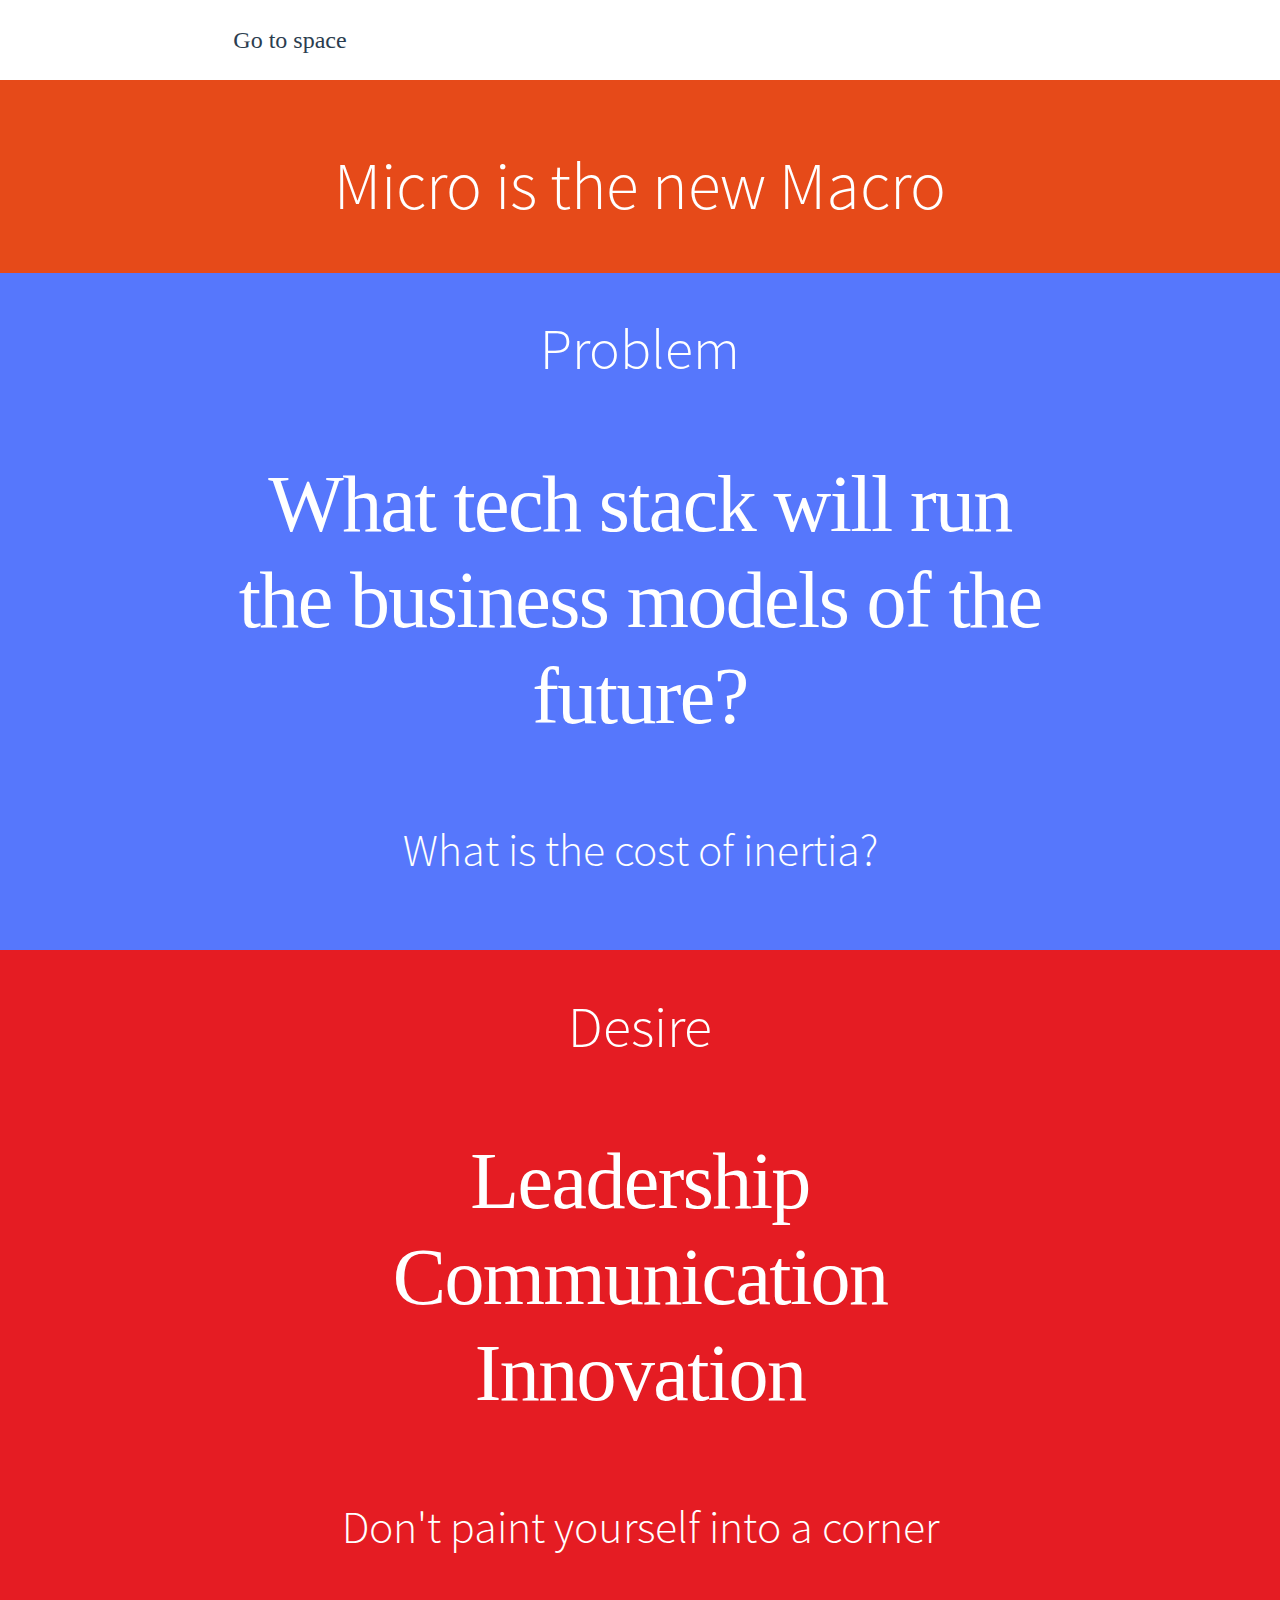
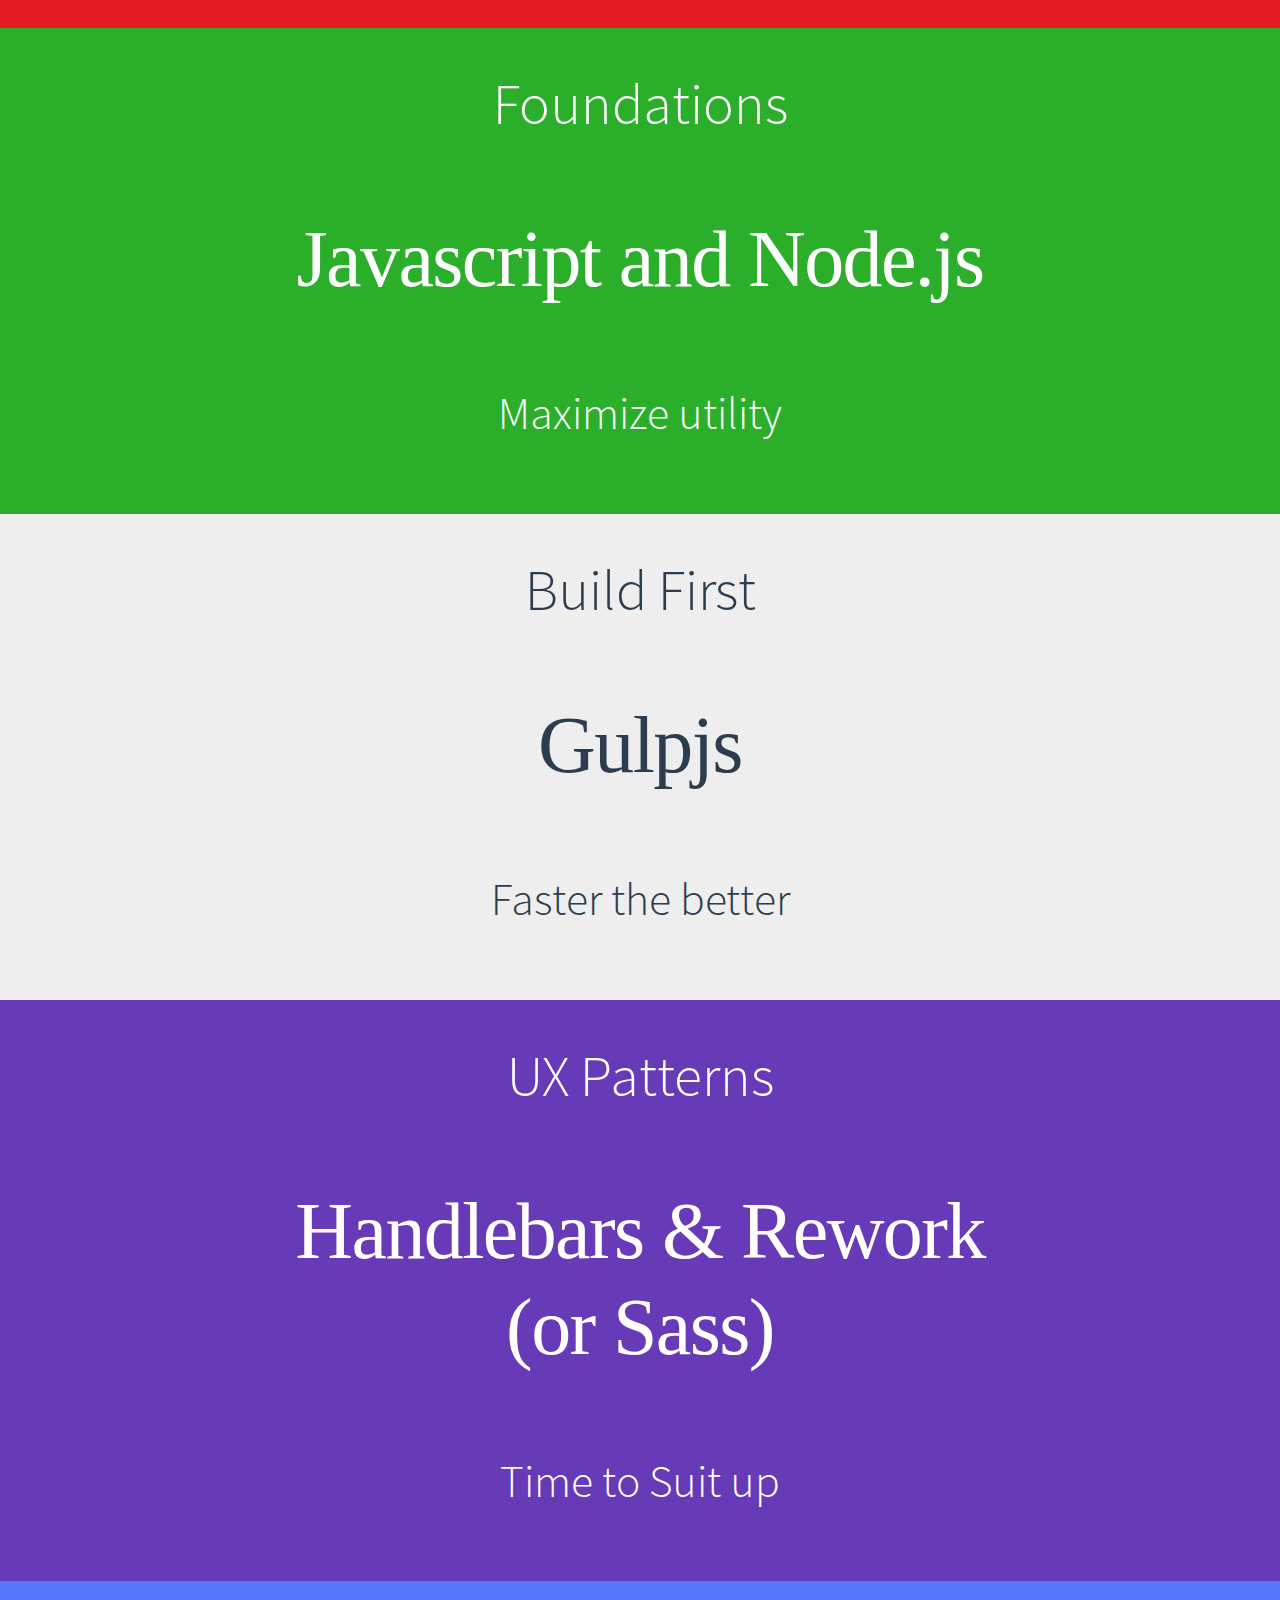
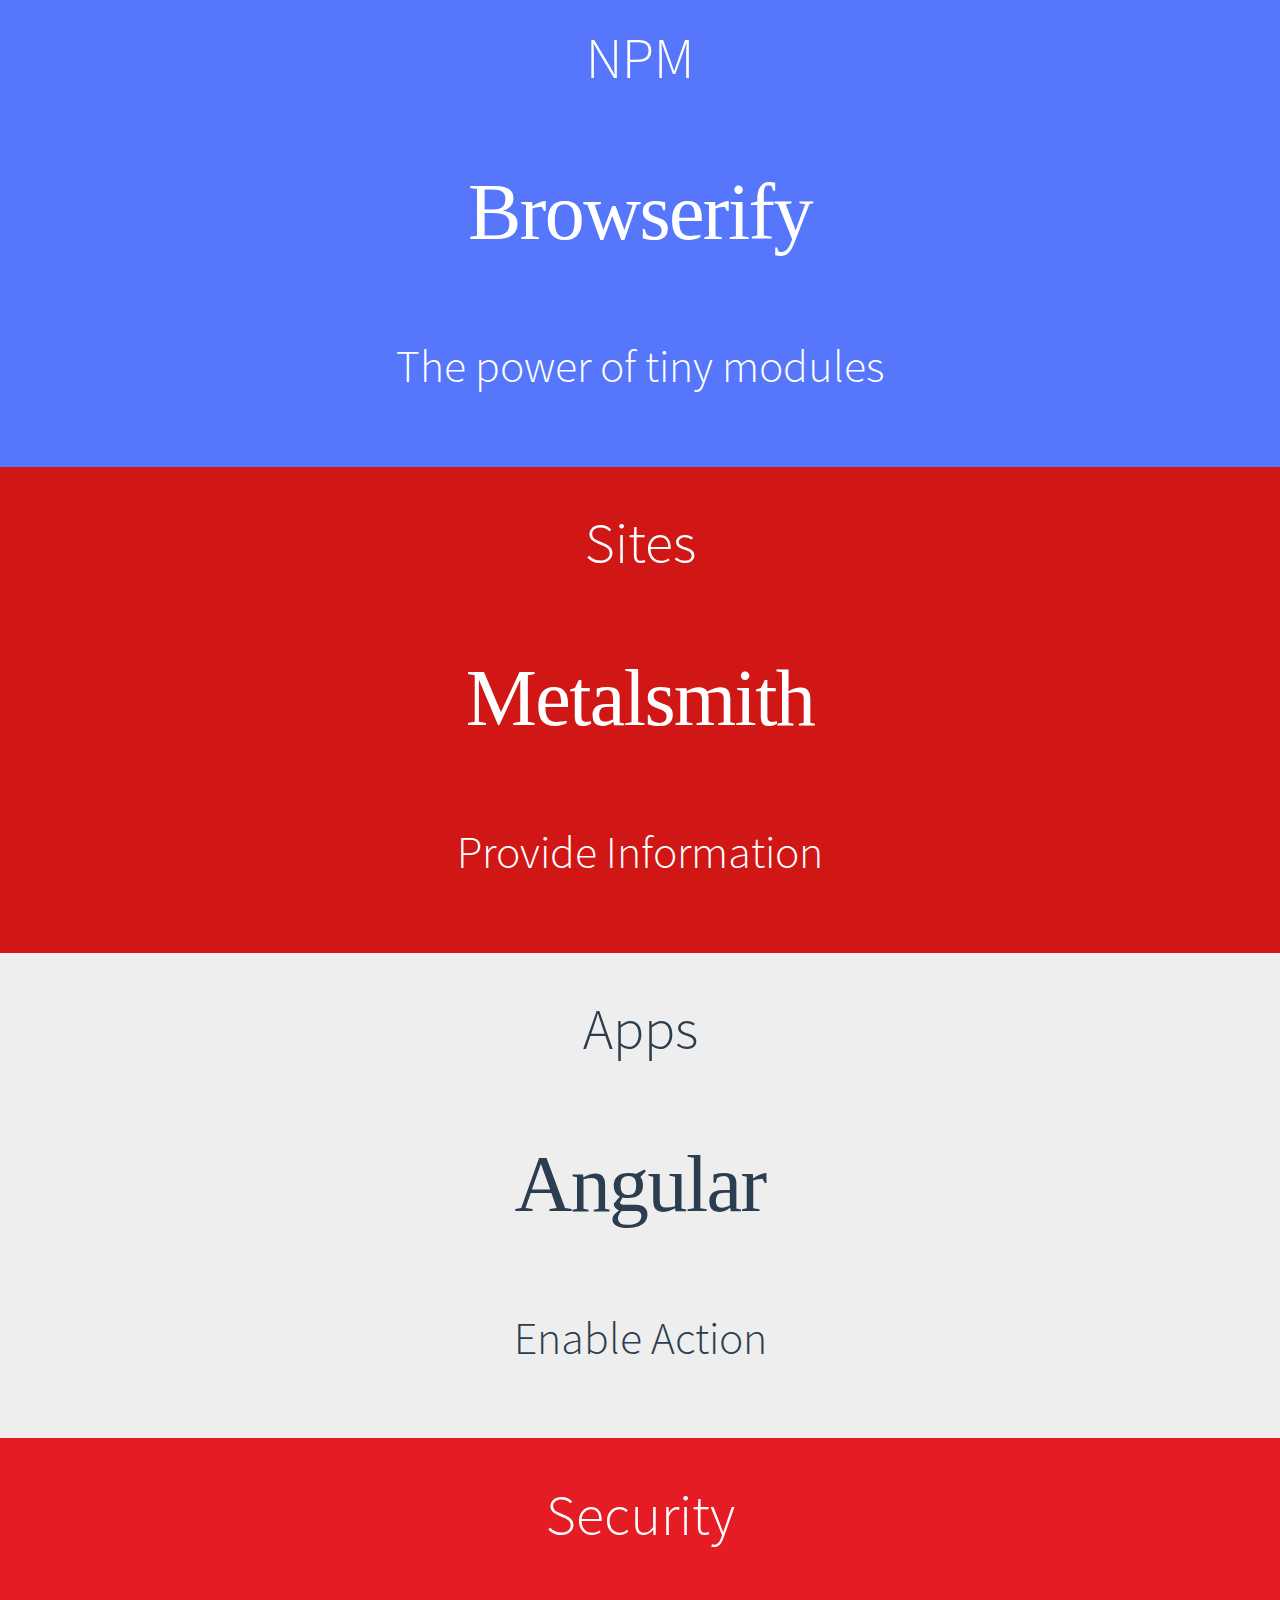
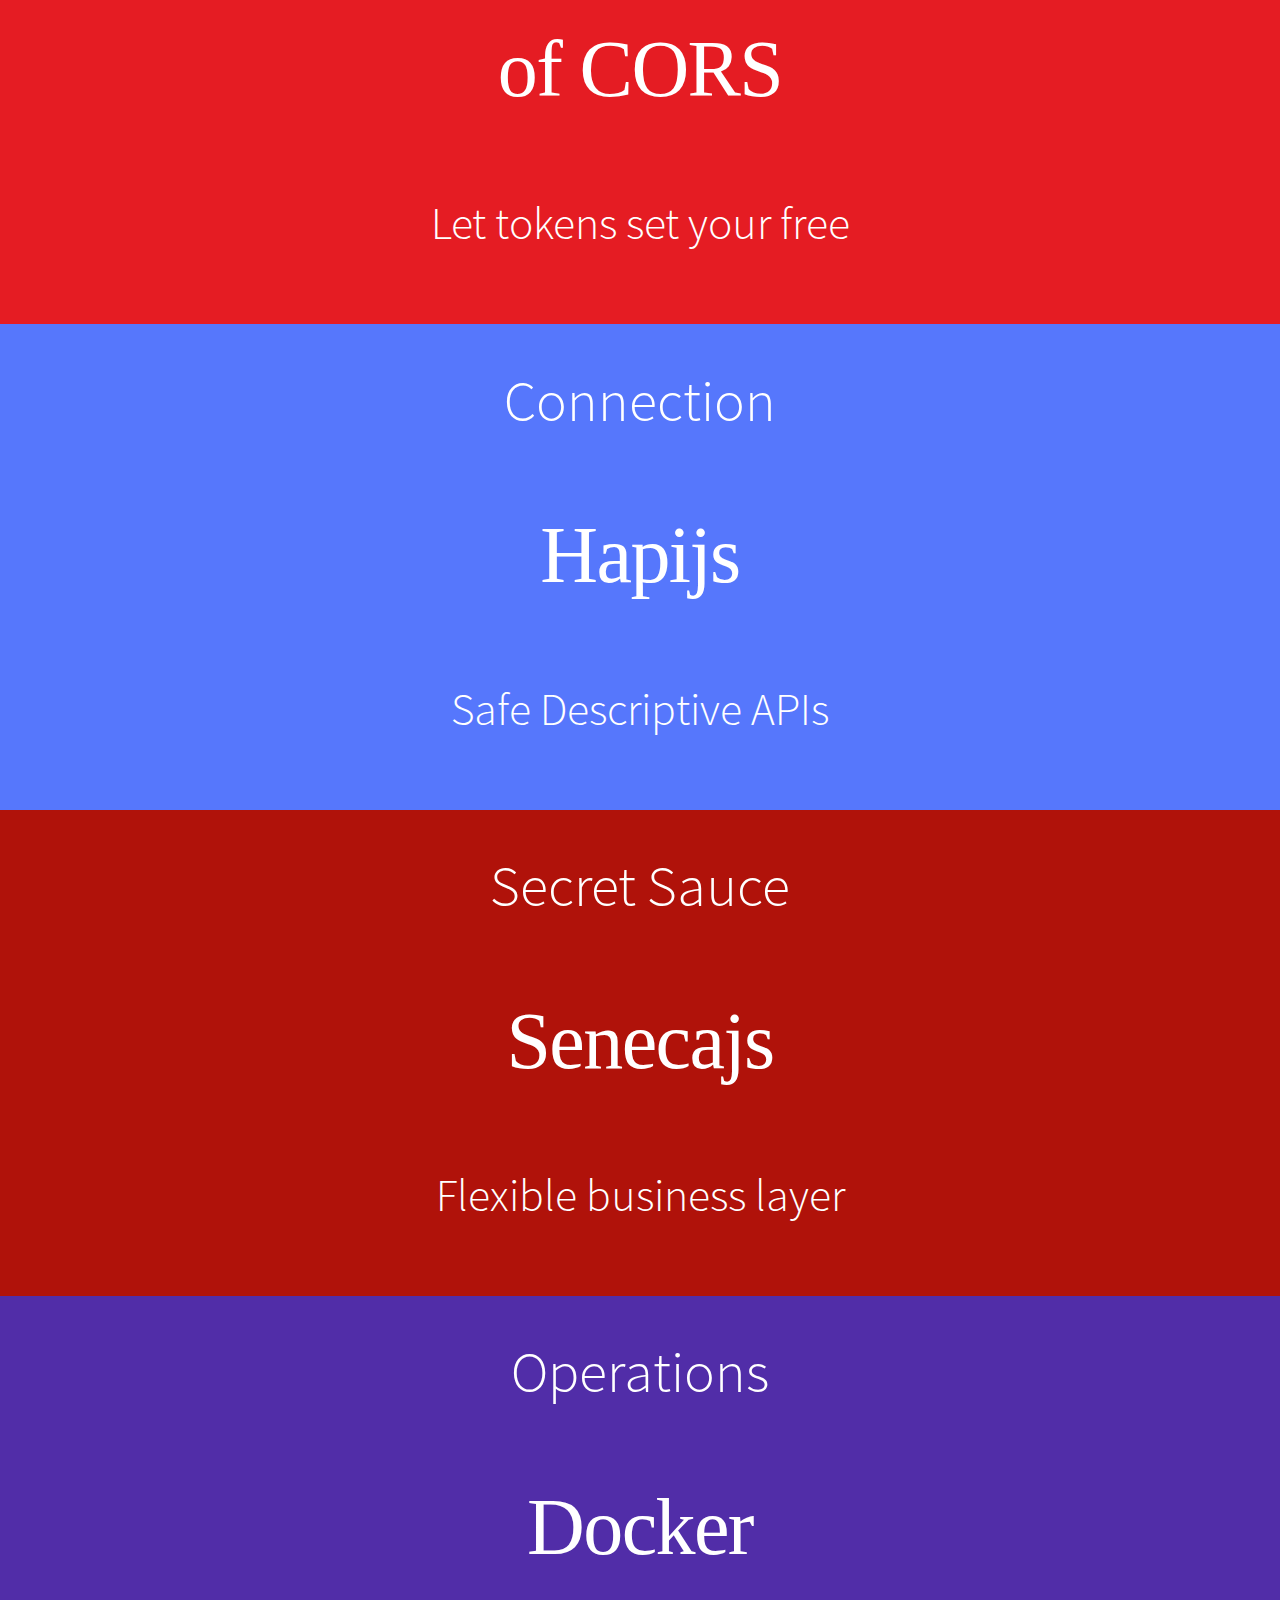
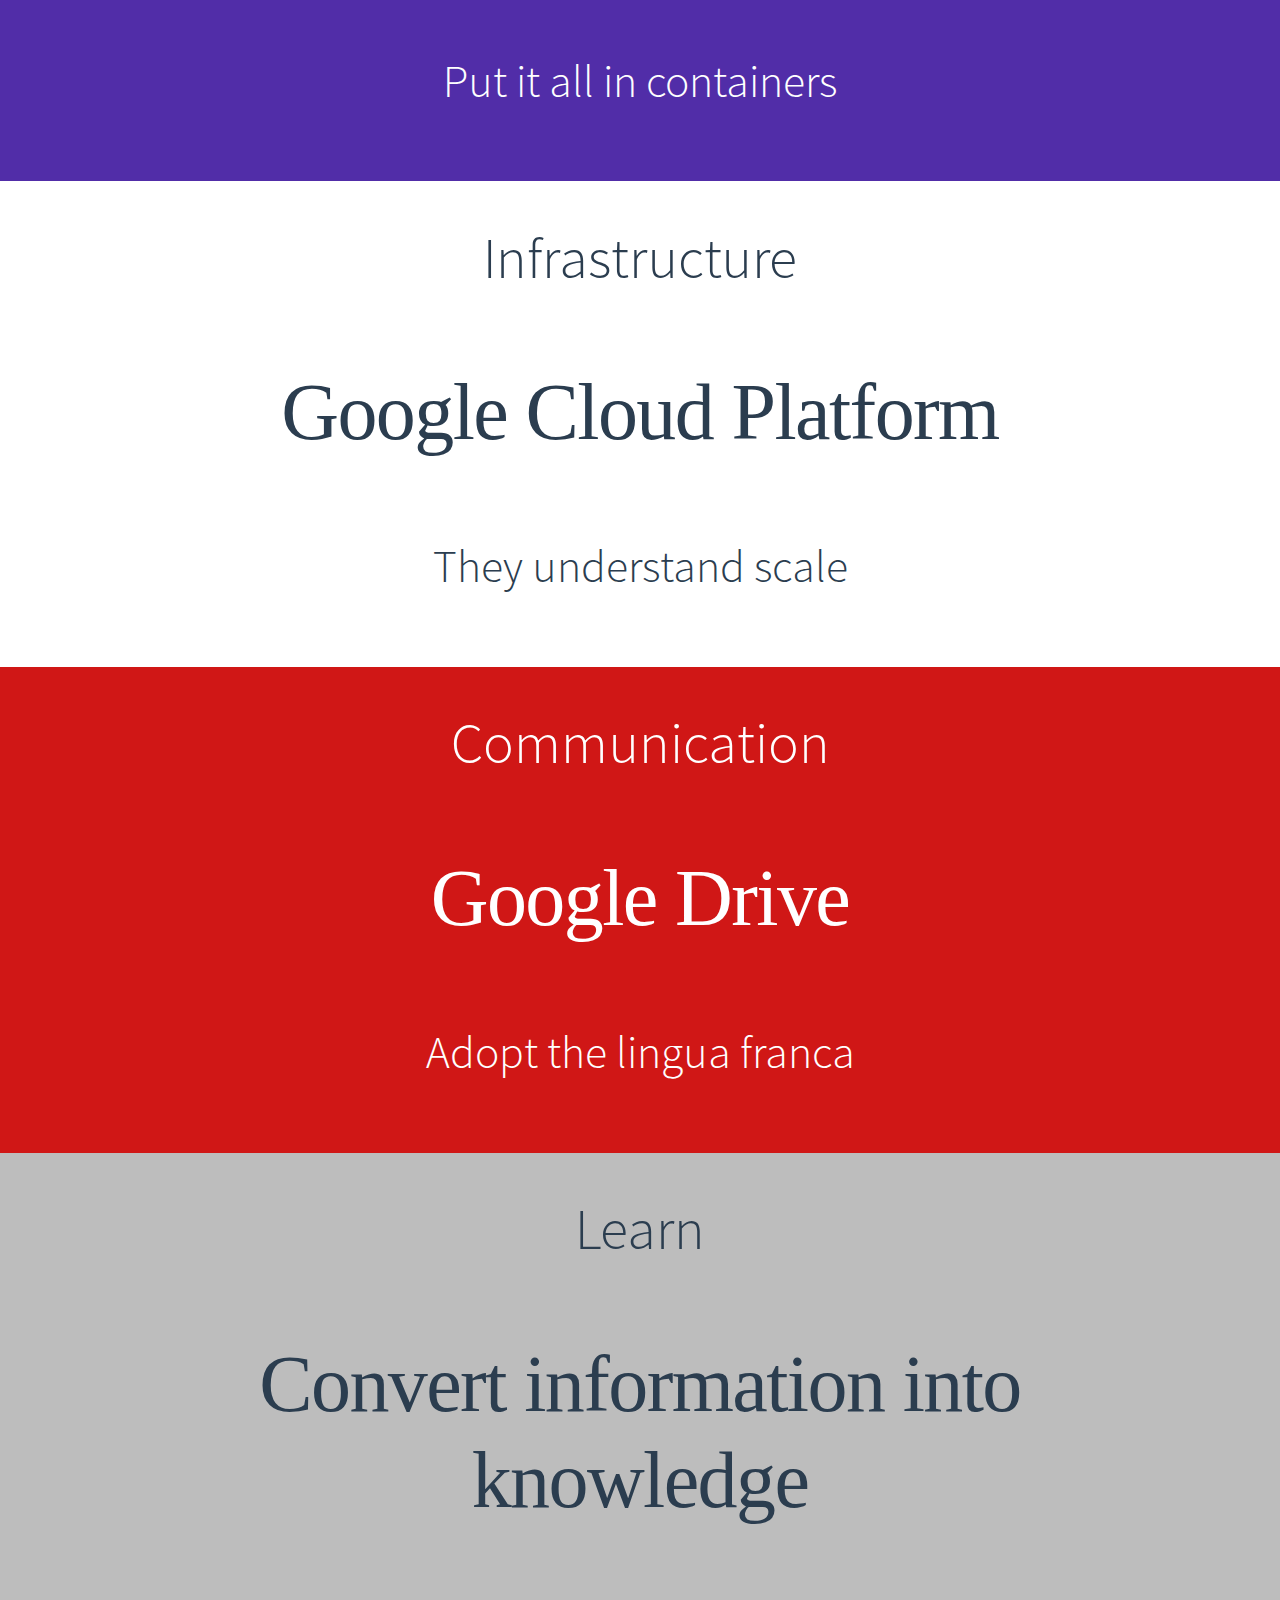
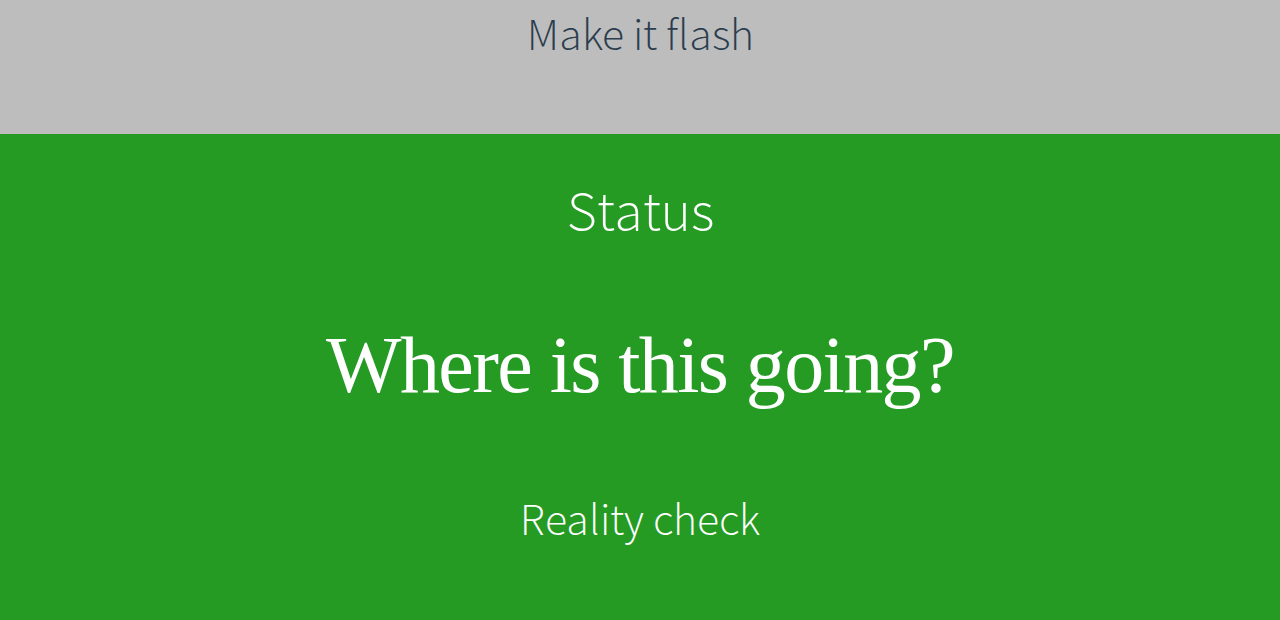
<file: index.html>
<!doctype html>
<!-- Specify the AngularJS app to use -->
<html lang="en" ng-app="app">
<head>
  <meta charset="utf-8">
  <meta name="HandheldFriendly" content="True">
  <meta name="MobileOptimized" content="320">
  <meta name=viewport content="width=device-width, minimum-scale=1.0, maximum-scale=1.0">
  <title>Dreamineering</title>
  <!-- The css is copied into www/assets/css/main.min.css by the copy task -->
  <link rel="stylesheet" href="assets/css/main.css" />
  <!-- This script will be bundled by the browserify task into build then www/js/app.js depending on gulp environment -->
  <script src="assets/js/app.min.js"></script>

</head>
<body ng-cloak slide-menu-wrapper >

  <nav class='SlideNav' role="navigation" slide-menu-left >
    <div class='SlideNav-scrollableContainer' ui-view="nav"></div>
  </nav>

  <div class="SlideNav-overlay" slide-menu-return="left"></div>

  <div class="ContentContainer SiteMain">
    <div id="header" classs='header' ui-view="header"></div>
    <div id="alert" class='alert' ui-view="alert" style="display:none"></div>

    <div id="main" ui-view></div>

  </div>

</body>
</html>
</file>
<file: assets/css/main.css>
.u-paletteBody{background:rgba(255,255,255,1);color:hsla(210,29%,24%,1)}.u-colorBrand{color:#e64a19}.paletteBrand,.home,.brand{background-color:#e64a19;color:#fff}.paletteGrey200{background-color:#eee;color:hsla(210,29%,24%,1)}.paletteGrey300{background-color:#e0e0e0;color:hsla(210,29%,24%,1)}.paletteGrey400{background-color:#bdbdbd;color:hsla(210,29%,24%,1)}.paletteGrey600{background-color:#bdbdbd;color:#fff}.u-colorTextPhilosopher{color:#5677fc}.philosopher{background-color:#5677fc;color:#fff}.philosopherQuestions{background-color:#4e6cef;color:#fff}.philosopherProblems{background-color:#455ede;color:#fff}.u-colorTextDreamer{color:#673ab7}.dreamer{background-color:#673ab7;color:#fff}.dreamerVision{background-color:#5e35b1;color:#fff}.dreamerCulture{background-color:#512da8;color:#fff}.u-colorTextEngineer{color:#e51c23}.engineer{background-color:#e51c23;color:#fff;background-size:cover}.engineerSubstance{background-color:#d01716;color:#fff}.engineerStructure{background-color:#c41411;color:#fff}.engineerConnection{background-color:#b0120a;color:#fff}.u-colorTextRealist{color:#259b24}.realist{background-color:#259b24;color:#fff;background-size:cover}.realistValue{background-color:#2baf2b;color:#fff}.realistFacts{background-color:#259b24;color:#fff}.bg-primary{color:#fff;background-color:#428bca}a.bg-primary:hover{background-color:#3071a9}.bg-success{background-color:#dff0d8}a.bg-success:hover{background-color:#c1e2b3}.bg-info{background-color:#d9edf7}a.bg-info:hover{background-color:#afd9ee}.bg-warning{background-color:#fcf8e3}a.bg-warning:hover{background-color:#f7ecb5}.bg-danger{background-color:#f2dede}a.bg-danger:hover{background-color:#e4b9b9}@font-face{font-family:"Source Sans Pro";src:url('../fonts/SourceSansPro-Regular.otf')}@font-face{font-family:"Source Sans Pro";src:url('../fonts/SourceSansPro-Light.otf');font-weight:200}@font-face{font-family:"Source Sans Pro";src:url('../fonts/SourceSansPro-Semibold.otf');font-weight:600}@font-face{font-family:"Ionicons";src:url("../fonts/ionicons.eot?v=1.4.1");src:url("../fonts/ionicons.eot?v=1.4.1#iefix") format("embedded-opentype"),url("../fonts/ionicons.ttf?v=1.4.1") format("truetype"),url("../fonts/ionicons.woff?v=1.4.1") format("woff"),url("../fonts/ionicons.svg?v=1.4.1#Ionicons") format("svg");font-weight:400;font-style:normal}.ion,.ion-loading-a,.ion-loading-b,.ion-loading-c,.ion-loading-d,.ion-looping,.ion-refreshing,.ion-ios7-reloading,.ionicons,.ion-alert,.ion-alert-circled,.ion-android-add,.ion-android-add-contact,.ion-android-alarm,.ion-android-archive,.ion-android-arrow-back,.ion-android-arrow-down-left,.ion-android-arrow-down-right,.ion-android-arrow-up-left,.ion-android-arrow-up-right,.ion-android-battery,.ion-android-book,.ion-android-calendar,.ion-android-call,.ion-android-camera,.ion-android-chat,.ion-android-checkmark,.ion-android-clock,.ion-android-close,.ion-android-contact,.ion-android-contacts,.ion-android-data,.ion-android-developer,.ion-android-display,.ion-android-download,.ion-android-dropdown,.ion-android-earth,.ion-android-folder,.ion-android-forums,.ion-android-friends,.ion-android-hand,.ion-android-image,.ion-android-inbox,.ion-android-information,.ion-android-keypad,.ion-android-lightbulb,.ion-android-locate,.ion-android-location,.ion-android-mail,.ion-android-microphone,.ion-android-mixer,.ion-android-more,.ion-android-note,.ion-android-playstore,.ion-android-printer,.ion-android-promotion,.ion-android-reminder,.ion-android-remove,.ion-android-search,.ion-android-send,.ion-android-settings,.ion-android-share,.ion-android-social,.ion-android-social-user,.ion-android-sort,.ion-android-star,.ion-android-stopwatch,.ion-android-storage,.ion-android-system-back,.ion-android-system-home,.ion-android-system-windows,.ion-android-timer,.ion-android-trash,.ion-android-volume,.ion-android-wifi,.ion-archive,.ion-arrow-down-a,.ion-arrow-down-b,.ion-arrow-down-c,.ion-arrow-expand,.ion-arrow-graph-down-left,.ion-arrow-graph-down-right,.ion-arrow-graph-up-left,.ion-arrow-graph-up-right,.ion-arrow-left-a,.ion-arrow-left-b,.ion-arrow-left-c,.ion-arrow-move,.ion-arrow-resize,.ion-arrow-return-left,.ion-arrow-return-right,.ion-arrow-right-a,.ion-arrow-right-b,.ion-arrow-right-c,.ion-arrow-shrink,.ion-arrow-swap,.ion-arrow-up-a,.ion-arrow-up-b,.ion-arrow-up-c,.ion-at,.ion-bag,.ion-battery-charging,.ion-battery-empty,.ion-battery-full,.ion-battery-half,.ion-battery-low,.ion-beaker,.ion-beer,.ion-bluetooth,.ion-bookmark,.ion-briefcase,.ion-bug,.ion-calculator,.ion-calendar,.ion-camera,.ion-card,.ion-chatbox,.ion-chatbox-working,.ion-chatboxes,.ion-chatbubble,.ion-chatbubble-working,.ion-chatbubbles,.ion-checkmark,.ion-checkmark-circled,.ion-checkmark-round,.ion-chevron-down,.ion-chevron-left,.ion-chevron-right,.ion-chevron-up,.ion-clipboard,.ion-clock,.ion-close,.ion-close-circled,.ion-close-round,.ion-cloud,.ion-code,.ion-code-download,.ion-code-working,.ion-coffee,.ion-compass,.ion-compose,.ion-connection-bars,.ion-contrast,.ion-disc,.ion-document,.ion-document-text,.ion-drag,.ion-earth,.ion-edit,.ion-egg,.ion-eject,.ion-email,.ion-eye,.ion-eye-disabled,.ion-female,.ion-filing,.ion-film-marker,.ion-flag,.ion-flash,.ion-flash-off,.ion-flask,.ion-folder,.ion-fork,.ion-fork-repo,.ion-forward,.ion-game-controller-a,.ion-game-controller-b,.ion-gear-a,.ion-gear-b,.ion-grid,.ion-hammer,.ion-headphone,.ion-heart,.ion-help,.ion-help-buoy,.ion-help-circled,.ion-home,.ion-icecream,.ion-icon-social-google-plus,.ion-icon-social-google-plus-outline,.ion-image,.ion-images,.ion-information,.ion-information-circled,.ion-ionic,.ion-ios7-alarm,.ion-ios7-alarm-outline,.ion-ios7-albums,.ion-ios7-albums-outline,.ion-ios7-arrow-back,.ion-ios7-arrow-down,.ion-ios7-arrow-forward,.ion-ios7-arrow-left,.ion-ios7-arrow-right,.ion-ios7-arrow-thin-down,.ion-ios7-arrow-thin-left,.ion-ios7-arrow-thin-right,.ion-ios7-arrow-thin-up,.ion-ios7-arrow-up,.ion-ios7-at,.ion-ios7-at-outline,.ion-ios7-bell,.ion-ios7-bell-outline,.ion-ios7-bolt,.ion-ios7-bolt-outline,.ion-ios7-bookmarks,.ion-ios7-bookmarks-outline,.ion-ios7-box,.ion-ios7-box-outline,.ion-ios7-briefcase,.ion-ios7-briefcase-outline,.ion-ios7-browsers,.ion-ios7-browsers-outline,.ion-ios7-calculator,.ion-ios7-calculator-outline,.ion-ios7-calendar,.ion-ios7-calendar-outline,.ion-ios7-camera,.ion-ios7-camera-outline,.ion-ios7-cart,.ion-ios7-cart-outline,.ion-ios7-chatboxes,.ion-ios7-chatboxes-outline,.ion-ios7-chatbubble,.ion-ios7-chatbubble-outline,.ion-ios7-checkmark,.ion-ios7-checkmark-empty,.ion-ios7-checkmark-outline,.ion-ios7-circle-filled,.ion-ios7-circle-outline,.ion-ios7-clock,.ion-ios7-clock-outline,.ion-ios7-close,.ion-ios7-close-empty,.ion-ios7-close-outline,.ion-ios7-cloud,.ion-ios7-cloud-download,.ion-ios7-cloud-download-outline,.ion-ios7-cloud-outline,.ion-ios7-cloud-upload,.ion-ios7-cloud-upload-outline,.ion-ios7-cloudy,.ion-ios7-cloudy-night,.ion-ios7-cloudy-night-outline,.ion-ios7-cloudy-outline,.ion-ios7-cog,.ion-ios7-cog-outline,.ion-ios7-compose,.ion-ios7-compose-outline,.ion-ios7-contact,.ion-ios7-contact-outline,.ion-ios7-copy,.ion-ios7-copy-outline,.ion-ios7-download,.ion-ios7-download-outline,.ion-ios7-drag,.ion-ios7-email,.ion-ios7-email-outline,.ion-ios7-eye,.ion-ios7-eye-outline,.ion-ios7-fastforward,.ion-ios7-fastforward-outline,.ion-ios7-filing,.ion-ios7-filing-outline,.ion-ios7-film,.ion-ios7-film-outline,.ion-ios7-flag,.ion-ios7-flag-outline,.ion-ios7-folder,.ion-ios7-folder-outline,.ion-ios7-gear,.ion-ios7-gear-outline,.ion-ios7-glasses,.ion-ios7-glasses-outline,.ion-ios7-heart,.ion-ios7-heart-outline,.ion-ios7-help,.ion-ios7-help-empty,.ion-ios7-help-outline,.ion-ios7-infinite,.ion-ios7-infinite-outline,.ion-ios7-information,.ion-ios7-information-empty,.ion-ios7-information-outline,.ion-ios7-ionic-outline,.ion-ios7-keypad,.ion-ios7-keypad-outline,.ion-ios7-lightbulb,.ion-ios7-lightbulb-outline,.ion-ios7-location,.ion-ios7-location-outline,.ion-ios7-locked,.ion-ios7-locked-outline,.ion-ios7-medkit,.ion-ios7-medkit-outline,.ion-ios7-mic,.ion-ios7-mic-off,.ion-ios7-mic-outline,.ion-ios7-minus,.ion-ios7-minus-empty,.ion-ios7-minus-outline,.ion-ios7-monitor,.ion-ios7-monitor-outline,.ion-ios7-moon,.ion-ios7-moon-outline,.ion-ios7-more,.ion-ios7-more-outline,.ion-ios7-musical-note,.ion-ios7-musical-notes,.ion-ios7-navigate,.ion-ios7-navigate-outline,.ion-ios7-paperplane,.ion-ios7-paperplane-outline,.ion-ios7-partlysunny,.ion-ios7-partlysunny-outline,.ion-ios7-pause,.ion-ios7-pause-outline,.ion-ios7-people,.ion-ios7-people-outline,.ion-ios7-person,.ion-ios7-person-outline,.ion-ios7-personadd,.ion-ios7-personadd-outline,.ion-ios7-photos,.ion-ios7-photos-outline,.ion-ios7-pie,.ion-ios7-pie-outline,.ion-ios7-play,.ion-ios7-play-outline,.ion-ios7-plus,.ion-ios7-plus-empty,.ion-ios7-plus-outline,.ion-ios7-pricetag,.ion-ios7-pricetag-outline,.ion-ios7-printer,.ion-ios7-printer-outline,.ion-ios7-rainy,.ion-ios7-rainy-outline,.ion-ios7-recording,.ion-ios7-recording-outline,.ion-ios7-redo,.ion-ios7-redo-outline,.ion-ios7-refresh,.ion-ios7-refresh-empty,.ion-ios7-refresh-outline,.ion-ios7-reload,.ion-ios7-rewind,.ion-ios7-rewind-outline,.ion-ios7-search,.ion-ios7-search-strong,.ion-ios7-skipbackward,.ion-ios7-skipbackward-outline,.ion-ios7-skipforward,.ion-ios7-skipforward-outline,.ion-ios7-snowy,.ion-ios7-speedometer,.ion-ios7-speedometer-outline,.ion-ios7-star,.ion-ios7-star-outline,.ion-ios7-stopwatch,.ion-ios7-stopwatch-outline,.ion-ios7-sunny,.ion-ios7-sunny-outline,.ion-ios7-telephone,.ion-ios7-telephone-outline,.ion-ios7-thunderstorm,.ion-ios7-thunderstorm-outline,.ion-ios7-time,.ion-ios7-time-outline,.ion-ios7-timer,.ion-ios7-timer-outline,.ion-ios7-trash,.ion-ios7-trash-outline,.ion-ios7-undo,.ion-ios7-undo-outline,.ion-ios7-unlocked,.ion-ios7-unlocked-outline,.ion-ios7-upload,.ion-ios7-upload-outline,.ion-ios7-videocam,.ion-ios7-videocam-outline,.ion-ios7-volume-high,.ion-ios7-volume-low,.ion-ios7-wineglass,.ion-ios7-wineglass-outline,.ion-ios7-world,.ion-ios7-world-outline,.ion-ipad,.ion-iphone,.ion-ipod,.ion-jet,.ion-key,.ion-knife,.ion-laptop,.ion-leaf,.ion-levels,.ion-lightbulb,.ion-link,.ion-load-a,.ion-load-b,.ion-load-c,.ion-load-d,.ion-location,.ion-locked,.ion-log-in,.ion-log-out,.ion-loop,.ion-magnet,.ion-male,.ion-man,.ion-map,.ion-medkit,.ion-mic-a,.ion-mic-b,.ion-mic-c,.ion-minus,.ion-minus-circled,.ion-minus-round,.ion-model-s,.ion-monitor,.ion-more,.ion-music-note,.ion-navicon,.ion-navicon-round,.ion-navigate,.ion-no-smoking,.ion-nuclear,.ion-paper-airplane,.ion-paperclip,.ion-pause,.ion-person,.ion-person-add,.ion-person-stalker,.ion-pie-graph,.ion-pin,.ion-pinpoint,.ion-pizza,.ion-plane,.ion-play,.ion-playstation,.ion-plus,.ion-plus-circled,.ion-plus-round,.ion-pound,.ion-power,.ion-pricetag,.ion-pricetags,.ion-printer,.ion-radio-waves,.ion-record,.ion-refresh,.ion-reply,.ion-reply-all,.ion-search,.ion-settings,.ion-share,.ion-shuffle,.ion-skip-backward,.ion-skip-forward,.ion-social-android,.ion-social-android-outline,.ion-social-apple,.ion-social-apple-outline,.ion-social-bitcoin,.ion-social-bitcoin-outline,.ion-social-buffer,.ion-social-buffer-outline,.ion-social-designernews,.ion-social-designernews-outline,.ion-social-dribbble,.ion-social-dribbble-outline,.ion-social-dropbox,.ion-social-dropbox-outline,.ion-social-facebook,.ion-social-facebook-outline,.ion-social-freebsd-devil,.ion-social-github,.ion-social-github-outline,.ion-social-googleplus,.ion-social-googleplus-outline,.ion-social-hackernews,.ion-social-hackernews-outline,.ion-social-linkedin,.ion-social-linkedin-outline,.ion-social-pinterest,.ion-social-pinterest-outline,.ion-social-reddit,.ion-social-reddit-outline,.ion-social-rss,.ion-social-rss-outline,.ion-social-skype,.ion-social-skype-outline,.ion-social-tumblr,.ion-social-tumblr-outline,.ion-social-tux,.ion-social-twitter,.ion-social-twitter-outline,.ion-social-vimeo,.ion-social-vimeo-outline,.ion-social-windows,.ion-social-windows-outline,.ion-social-wordpress,.ion-social-wordpress-outline,.ion-social-yahoo,.ion-social-yahoo-outline,.ion-social-youtube,.ion-social-youtube-outline,.ion-speakerphone,.ion-speedometer,.ion-spoon,.ion-star,.ion-stats-bars,.ion-steam,.ion-stop,.ion-thermometer,.ion-thumbsdown,.ion-thumbsup,.ion-trash-a,.ion-trash-b,.ion-umbrella,.ion-unlocked,.ion-upload,.ion-usb,.ion-videocamera,.ion-volume-high,.ion-volume-low,.ion-volume-medium,.ion-volume-mute,.ion-waterdrop,.ion-wifi,.ion-wineglass,.ion-woman,.ion-wrench,.ion-xbox{display:inline-block;font-family:"Ionicons";speak:none;font-style:normal;font-weight:400;-webkit-font-feature-settings:normal;-moz-font-feature-settings:normal;font-feature-settings:normal;font-variant:normal;text-transform:none;text-rendering:auto;line-height:1;-webkit-font-smoothing:antialiased;-moz-osx-font-smoothing:grayscale}.ion-spin,.ion-loading-a,.ion-loading-b,.ion-loading-c,.ion-loading-d,.ion-looping,.ion-refreshing,.ion-ios7-reloading{-webkit-animation:spin 1s infinite linear;animation:spin 1s infinite linear}@-webkit-keyframes spin{0%{-webkit-transform:rotate(0)}100%{-webkit-transform:rotate(359deg)}}@-ms-keyframes spin{0%{-ms-transform:rotate(0)}100%{-ms-transform:rotate(359deg)}}@keyframes spin{0%{-webkit-transform:rotate(0);transform:rotate(0)}100%{-webkit-transform:rotate(359deg);transform:rotate(359deg)}}.ion-loading-a{-webkit-animation-timing-function:steps(8,start);animation-timing-function:steps(8,start)}.ion-alert:before{content:"\f101"}.ion-alert-circled:before{content:"\f100"}.ion-android-add:before{content:"\f2c7"}.ion-android-add-contact:before{content:"\f2c6"}.ion-android-alarm:before{content:"\f2c8"}.ion-android-archive:before{content:"\f2c9"}.ion-android-arrow-back:before{content:"\f2ca"}.ion-android-arrow-down-left:before{content:"\f2cb"}.ion-android-arrow-down-right:before{content:"\f2cc"}.ion-android-arrow-up-left:before{content:"\f2cd"}.ion-android-arrow-up-right:before{content:"\f2ce"}.ion-android-battery:before{content:"\f2cf"}.ion-android-book:before{content:"\f2d0"}.ion-android-calendar:before{content:"\f2d1"}.ion-android-call:before{content:"\f2d2"}.ion-android-camera:before{content:"\f2d3"}.ion-android-chat:before{content:"\f2d4"}.ion-android-checkmark:before{content:"\f2d5"}.ion-android-clock:before{content:"\f2d6"}.ion-android-close:before{content:"\f2d7"}.ion-android-contact:before{content:"\f2d8"}.ion-android-contacts:before{content:"\f2d9"}.ion-android-data:before{content:"\f2da"}.ion-android-developer:before{content:"\f2db"}.ion-android-display:before{content:"\f2dc"}.ion-android-download:before{content:"\f2dd"}.ion-android-dropdown:before{content:"\f2de"}.ion-android-earth:before{content:"\f2df"}.ion-android-folder:before{content:"\f2e0"}.ion-android-forums:before{content:"\f2e1"}.ion-android-friends:before{content:"\f2e2"}.ion-android-hand:before{content:"\f2e3"}.ion-android-image:before{content:"\f2e4"}.ion-android-inbox:before{content:"\f2e5"}.ion-android-information:before{content:"\f2e6"}.ion-android-keypad:before{content:"\f2e7"}.ion-android-lightbulb:before{content:"\f2e8"}.ion-android-locate:before{content:"\f2e9"}.ion-android-location:before{content:"\f2ea"}.ion-android-mail:before{content:"\f2eb"}.ion-android-microphone:before{content:"\f2ec"}.ion-android-mixer:before{content:"\f2ed"}.ion-android-more:before{content:"\f2ee"}.ion-android-note:before{content:"\f2ef"}.ion-android-playstore:before{content:"\f2f0"}.ion-android-printer:before{content:"\f2f1"}.ion-android-promotion:before{content:"\f2f2"}.ion-android-reminder:before{content:"\f2f3"}.ion-android-remove:before{content:"\f2f4"}.ion-android-search:before{content:"\f2f5"}.ion-android-send:before{content:"\f2f6"}.ion-android-settings:before{content:"\f2f7"}.ion-android-share:before{content:"\f2f8"}.ion-android-social:before{content:"\f2fa"}.ion-android-social-user:before{content:"\f2f9"}.ion-android-sort:before{content:"\f2fb"}.ion-android-star:before{content:"\f2fc"}.ion-android-stopwatch:before{content:"\f2fd"}.ion-android-storage:before{content:"\f2fe"}.ion-android-system-back:before{content:"\f2ff"}.ion-android-system-home:before{content:"\f300"}.ion-android-system-windows:before{content:"\f301"}.ion-android-timer:before{content:"\f302"}.ion-android-trash:before{content:"\f303"}.ion-android-volume:before{content:"\f304"}.ion-android-wifi:before{content:"\f305"}.ion-archive:before{content:"\f102"}.ion-arrow-down-a:before{content:"\f103"}.ion-arrow-down-b:before{content:"\f104"}.ion-arrow-down-c:before{content:"\f105"}.ion-arrow-expand:before{content:"\f25e"}.ion-arrow-graph-down-left:before{content:"\f25f"}.ion-arrow-graph-down-right:before{content:"\f260"}.ion-arrow-graph-up-left:before{content:"\f261"}.ion-arrow-graph-up-right:before{content:"\f262"}.ion-arrow-left-a:before{content:"\f106"}.ion-arrow-left-b:before{content:"\f107"}.ion-arrow-left-c:before{content:"\f108"}.ion-arrow-move:before{content:"\f263"}.ion-arrow-resize:before{content:"\f264"}.ion-arrow-return-left:before{content:"\f265"}.ion-arrow-return-right:before{content:"\f266"}.ion-arrow-right-a:before{content:"\f109"}.ion-arrow-right-b:before{content:"\f10a"}.ion-arrow-right-c:before{content:"\f10b"}.ion-arrow-shrink:before{content:"\f267"}.ion-arrow-swap:before{content:"\f268"}.ion-arrow-up-a:before{content:"\f10c"}.ion-arrow-up-b:before{content:"\f10d"}.ion-arrow-up-c:before{content:"\f10e"}.ion-at:before{content:"\f10f"}.ion-bag:before{content:"\f110"}.ion-battery-charging:before{content:"\f111"}.ion-battery-empty:before{content:"\f112"}.ion-battery-full:before{content:"\f113"}.ion-battery-half:before{content:"\f114"}.ion-battery-low:before{content:"\f115"}.ion-beaker:before{content:"\f269"}.ion-beer:before{content:"\f26a"}.ion-bluetooth:before{content:"\f116"}.ion-bookmark:before{content:"\f26b"}.ion-briefcase:before{content:"\f26c"}.ion-bug:before{content:"\f2be"}.ion-calculator:before{content:"\f26d"}.ion-calendar:before{content:"\f117"}.ion-camera:before{content:"\f118"}.ion-card:before{content:"\f119"}.ion-chatbox:before{content:"\f11b"}.ion-chatbox-working:before{content:"\f11a"}.ion-chatboxes:before{content:"\f11c"}.ion-chatbubble:before{content:"\f11e"}.ion-chatbubble-working:before{content:"\f11d"}.ion-chatbubbles:before{content:"\f11f"}.ion-checkmark:before{content:"\f122"}.ion-checkmark-circled:before{content:"\f120"}.ion-checkmark-round:before{content:"\f121"}.ion-chevron-down:before{content:"\f123"}.ion-chevron-left:before{content:"\f124"}.ion-chevron-right:before{content:"\f125"}.ion-chevron-up:before{content:"\f126"}.ion-clipboard:before{content:"\f127"}.ion-clock:before{content:"\f26e"}.ion-close:before{content:"\f12a"}.ion-close-circled:before{content:"\f128"}.ion-close-round:before{content:"\f129"}.ion-cloud:before{content:"\f12b"}.ion-code:before{content:"\f271"}.ion-code-download:before{content:"\f26f"}.ion-code-working:before{content:"\f270"}.ion-coffee:before{content:"\f272"}.ion-compass:before{content:"\f273"}.ion-compose:before{content:"\f12c"}.ion-connection-bars:before{content:"\f274"}.ion-contrast:before{content:"\f275"}.ion-disc:before{content:"\f12d"}.ion-document:before{content:"\f12f"}.ion-document-text:before{content:"\f12e"}.ion-drag:before{content:"\f130"}.ion-earth:before{content:"\f276"}.ion-edit:before{content:"\f2bf"}.ion-egg:before{content:"\f277"}.ion-eject:before{content:"\f131"}.ion-email:before{content:"\f132"}.ion-eye:before{content:"\f133"}.ion-eye-disabled:before{content:"\f306"}.ion-female:before{content:"\f278"}.ion-filing:before{content:"\f134"}.ion-film-marker:before{content:"\f135"}.ion-flag:before{content:"\f279"}.ion-flash:before{content:"\f137"}.ion-flash-off:before{content:"\f136"}.ion-flask:before{content:"\f138"}.ion-folder:before{content:"\f139"}.ion-fork:before{content:"\f27a"}.ion-fork-repo:before{content:"\f2c0"}.ion-forward:before{content:"\f13a"}.ion-game-controller-a:before{content:"\f13b"}.ion-game-controller-b:before{content:"\f13c"}.ion-gear-a:before{content:"\f13d"}.ion-gear-b:before{content:"\f13e"}.ion-grid:before{content:"\f13f"}.ion-hammer:before{content:"\f27b"}.ion-headphone:before{content:"\f140"}.ion-heart:before{content:"\f141"}.ion-help:before{content:"\f143"}.ion-help-buoy:before{content:"\f27c"}.ion-help-circled:before{content:"\f142"}.ion-home:before{content:"\f144"}.ion-icecream:before{content:"\f27d"}.ion-icon-social-google-plus:before{content:"\f146"}.ion-icon-social-google-plus-outline:before{content:"\f145"}.ion-image:before{content:"\f147"}.ion-images:before{content:"\f148"}.ion-information:before{content:"\f14a"}.ion-information-circled:before{content:"\f149"}.ion-ionic:before{content:"\f14b"}.ion-ios7-alarm:before{content:"\f14d"}.ion-ios7-alarm-outline:before{content:"\f14c"}.ion-ios7-albums:before{content:"\f14f"}.ion-ios7-albums-outline:before{content:"\f14e"}.ion-ios7-arrow-back:before{content:"\f150"}.ion-ios7-arrow-down:before{content:"\f151"}.ion-ios7-arrow-forward:before{content:"\f152"}.ion-ios7-arrow-left:before{content:"\f153"}.ion-ios7-arrow-right:before{content:"\f154"}.ion-ios7-arrow-thin-down:before{content:"\f27e"}.ion-ios7-arrow-thin-left:before{content:"\f27f"}.ion-ios7-arrow-thin-right:before{content:"\f280"}.ion-ios7-arrow-thin-up:before{content:"\f281"}.ion-ios7-arrow-up:before{content:"\f155"}.ion-ios7-at:before{content:"\f157"}.ion-ios7-at-outline:before{content:"\f156"}.ion-ios7-bell:before{content:"\f159"}.ion-ios7-bell-outline:before{content:"\f158"}.ion-ios7-bolt:before{content:"\f15b"}.ion-ios7-bolt-outline:before{content:"\f15a"}.ion-ios7-bookmarks:before{content:"\f15d"}.ion-ios7-bookmarks-outline:before{content:"\f15c"}.ion-ios7-box:before{content:"\f15f"}.ion-ios7-box-outline:before{content:"\f15e"}.ion-ios7-briefcase:before{content:"\f283"}.ion-ios7-briefcase-outline:before{content:"\f282"}.ion-ios7-browsers:before{content:"\f161"}.ion-ios7-browsers-outline:before{content:"\f160"}.ion-ios7-calculator:before{content:"\f285"}.ion-ios7-calculator-outline:before{content:"\f284"}.ion-ios7-calendar:before{content:"\f163"}.ion-ios7-calendar-outline:before{content:"\f162"}.ion-ios7-camera:before{content:"\f165"}.ion-ios7-camera-outline:before{content:"\f164"}.ion-ios7-cart:before{content:"\f167"}.ion-ios7-cart-outline:before{content:"\f166"}.ion-ios7-chatboxes:before{content:"\f169"}.ion-ios7-chatboxes-outline:before{content:"\f168"}.ion-ios7-chatbubble:before{content:"\f16b"}.ion-ios7-chatbubble-outline:before{content:"\f16a"}.ion-ios7-checkmark:before{content:"\f16e"}.ion-ios7-checkmark-empty:before{content:"\f16c"}.ion-ios7-checkmark-outline:before{content:"\f16d"}.ion-ios7-circle-filled:before{content:"\f16f"}.ion-ios7-circle-outline:before{content:"\f170"}.ion-ios7-clock:before{content:"\f172"}.ion-ios7-clock-outline:before{content:"\f171"}.ion-ios7-close:before{content:"\f2bc"}.ion-ios7-close-empty:before{content:"\f2bd"}.ion-ios7-close-outline:before{content:"\f2bb"}.ion-ios7-cloud:before{content:"\f178"}.ion-ios7-cloud-download:before{content:"\f174"}.ion-ios7-cloud-download-outline:before{content:"\f173"}.ion-ios7-cloud-outline:before{content:"\f175"}.ion-ios7-cloud-upload:before{content:"\f177"}.ion-ios7-cloud-upload-outline:before{content:"\f176"}.ion-ios7-cloudy:before{content:"\f17a"}.ion-ios7-cloudy-night:before{content:"\f308"}.ion-ios7-cloudy-night-outline:before{content:"\f307"}.ion-ios7-cloudy-outline:before{content:"\f179"}.ion-ios7-cog:before{content:"\f17c"}.ion-ios7-cog-outline:before{content:"\f17b"}.ion-ios7-compose:before{content:"\f17e"}.ion-ios7-compose-outline:before{content:"\f17d"}.ion-ios7-contact:before{content:"\f180"}.ion-ios7-contact-outline:before{content:"\f17f"}.ion-ios7-copy:before{content:"\f182"}.ion-ios7-copy-outline:before{content:"\f181"}.ion-ios7-download:before{content:"\f184"}.ion-ios7-download-outline:before{content:"\f183"}.ion-ios7-drag:before{content:"\f185"}.ion-ios7-email:before{content:"\f187"}.ion-ios7-email-outline:before{content:"\f186"}.ion-ios7-eye:before{content:"\f189"}.ion-ios7-eye-outline:before{content:"\f188"}.ion-ios7-fastforward:before{content:"\f18b"}.ion-ios7-fastforward-outline:before{content:"\f18a"}.ion-ios7-filing:before{content:"\f18d"}.ion-ios7-filing-outline:before{content:"\f18c"}.ion-ios7-film:before{content:"\f18f"}.ion-ios7-film-outline:before{content:"\f18e"}.ion-ios7-flag:before{content:"\f191"}.ion-ios7-flag-outline:before{content:"\f190"}.ion-ios7-folder:before{content:"\f193"}.ion-ios7-folder-outline:before{content:"\f192"}.ion-ios7-gear:before{content:"\f195"}.ion-ios7-gear-outline:before{content:"\f194"}.ion-ios7-glasses:before{content:"\f197"}.ion-ios7-glasses-outline:before{content:"\f196"}.ion-ios7-heart:before{content:"\f199"}.ion-ios7-heart-outline:before{content:"\f198"}.ion-ios7-help:before{content:"\f19c"}.ion-ios7-help-empty:before{content:"\f19a"}.ion-ios7-help-outline:before{content:"\f19b"}.ion-ios7-infinite:before{content:"\f19e"}.ion-ios7-infinite-outline:before{content:"\f19d"}.ion-ios7-information:before{content:"\f1a1"}.ion-ios7-information-empty:before{content:"\f19f"}.ion-ios7-information-outline:before{content:"\f1a0"}.ion-ios7-ionic-outline:before{content:"\f1a2"}.ion-ios7-keypad:before{content:"\f1a4"}.ion-ios7-keypad-outline:before{content:"\f1a3"}.ion-ios7-lightbulb:before{content:"\f287"}.ion-ios7-lightbulb-outline:before{content:"\f286"}.ion-ios7-location:before{content:"\f1a6"}.ion-ios7-location-outline:before{content:"\f1a5"}.ion-ios7-locked:before{content:"\f1a8"}.ion-ios7-locked-outline:before{content:"\f1a7"}.ion-ios7-medkit:before{content:"\f289"}.ion-ios7-medkit-outline:before{content:"\f288"}.ion-ios7-mic:before{content:"\f1ab"}.ion-ios7-mic-off:before{content:"\f1a9"}.ion-ios7-mic-outline:before{content:"\f1aa"}.ion-ios7-minus:before{content:"\f1ae"}.ion-ios7-minus-empty:before{content:"\f1ac"}.ion-ios7-minus-outline:before{content:"\f1ad"}.ion-ios7-monitor:before{content:"\f1b0"}.ion-ios7-monitor-outline:before{content:"\f1af"}.ion-ios7-moon:before{content:"\f1b2"}.ion-ios7-moon-outline:before{content:"\f1b1"}.ion-ios7-more:before{content:"\f1b4"}.ion-ios7-more-outline:before{content:"\f1b3"}.ion-ios7-musical-note:before{content:"\f1b5"}.ion-ios7-musical-notes:before{content:"\f1b6"}.ion-ios7-navigate:before{content:"\f1b8"}.ion-ios7-navigate-outline:before{content:"\f1b7"}.ion-ios7-paperplane:before{content:"\f1ba"}.ion-ios7-paperplane-outline:before{content:"\f1b9"}.ion-ios7-partlysunny:before{content:"\f1bc"}.ion-ios7-partlysunny-outline:before{content:"\f1bb"}.ion-ios7-pause:before{content:"\f1be"}.ion-ios7-pause-outline:before{content:"\f1bd"}.ion-ios7-people:before{content:"\f1c0"}.ion-ios7-people-outline:before{content:"\f1bf"}.ion-ios7-person:before{content:"\f1c2"}.ion-ios7-person-outline:before{content:"\f1c1"}.ion-ios7-personadd:before{content:"\f1c4"}.ion-ios7-personadd-outline:before{content:"\f1c3"}.ion-ios7-photos:before{content:"\f1c6"}.ion-ios7-photos-outline:before{content:"\f1c5"}.ion-ios7-pie:before{content:"\f28b"}.ion-ios7-pie-outline:before{content:"\f28a"}.ion-ios7-play:before{content:"\f1c8"}.ion-ios7-play-outline:before{content:"\f1c7"}.ion-ios7-plus:before{content:"\f1cb"}.ion-ios7-plus-empty:before{content:"\f1c9"}.ion-ios7-plus-outline:before{content:"\f1ca"}.ion-ios7-pricetag:before{content:"\f28d"}.ion-ios7-pricetag-outline:before{content:"\f28c"}.ion-ios7-printer:before{content:"\f1cd"}.ion-ios7-printer-outline:before{content:"\f1cc"}.ion-ios7-rainy:before{content:"\f1cf"}.ion-ios7-rainy-outline:before{content:"\f1ce"}.ion-ios7-recording:before{content:"\f1d1"}.ion-ios7-recording-outline:before{content:"\f1d0"}.ion-ios7-redo:before{content:"\f1d3"}.ion-ios7-redo-outline:before{content:"\f1d2"}.ion-ios7-refresh:before{content:"\f1d6"}.ion-ios7-refresh-empty:before{content:"\f1d4"}.ion-ios7-refresh-outline:before{content:"\f1d5"}.ion-ios7-reload:before,.ion-ios7-reloading:before{content:"\f28e"}.ion-ios7-rewind:before{content:"\f1d8"}.ion-ios7-rewind-outline:before{content:"\f1d7"}.ion-ios7-search:before{content:"\f1da"}.ion-ios7-search-strong:before{content:"\f1d9"}.ion-ios7-skipbackward:before{content:"\f1dc"}.ion-ios7-skipbackward-outline:before{content:"\f1db"}.ion-ios7-skipforward:before{content:"\f1de"}.ion-ios7-skipforward-outline:before{content:"\f1dd"}.ion-ios7-snowy:before{content:"\f309"}.ion-ios7-speedometer:before{content:"\f290"}.ion-ios7-speedometer-outline:before{content:"\f28f"}.ion-ios7-star:before{content:"\f1e0"}.ion-ios7-star-outline:before{content:"\f1df"}.ion-ios7-stopwatch:before{content:"\f1e2"}.ion-ios7-stopwatch-outline:before{content:"\f1e1"}.ion-ios7-sunny:before{content:"\f1e4"}.ion-ios7-sunny-outline:before{content:"\f1e3"}.ion-ios7-telephone:before{content:"\f1e6"}.ion-ios7-telephone-outline:before{content:"\f1e5"}.ion-ios7-thunderstorm:before{content:"\f1e8"}.ion-ios7-thunderstorm-outline:before{content:"\f1e7"}.ion-ios7-time:before{content:"\f292"}.ion-ios7-time-outline:before{content:"\f291"}.ion-ios7-timer:before{content:"\f1ea"}.ion-ios7-timer-outline:before{content:"\f1e9"}.ion-ios7-trash:before{content:"\f1ec"}.ion-ios7-trash-outline:before{content:"\f1eb"}.ion-ios7-undo:before{content:"\f1ee"}.ion-ios7-undo-outline:before{content:"\f1ed"}.ion-ios7-unlocked:before{content:"\f1f0"}.ion-ios7-unlocked-outline:before{content:"\f1ef"}.ion-ios7-upload:before{content:"\f1f2"}.ion-ios7-upload-outline:before{content:"\f1f1"}.ion-ios7-videocam:before{content:"\f1f4"}.ion-ios7-videocam-outline:before{content:"\f1f3"}.ion-ios7-volume-high:before{content:"\f1f5"}.ion-ios7-volume-low:before{content:"\f1f6"}.ion-ios7-wineglass:before{content:"\f294"}.ion-ios7-wineglass-outline:before{content:"\f293"}.ion-ios7-world:before{content:"\f1f8"}.ion-ios7-world-outline:before{content:"\f1f7"}.ion-ipad:before{content:"\f1f9"}.ion-iphone:before{content:"\f1fa"}.ion-ipod:before{content:"\f1fb"}.ion-jet:before{content:"\f295"}.ion-key:before{content:"\f296"}.ion-knife:before{content:"\f297"}.ion-laptop:before{content:"\f1fc"}.ion-leaf:before{content:"\f1fd"}.ion-levels:before{content:"\f298"}.ion-lightbulb:before{content:"\f299"}.ion-link:before{content:"\f1fe"}.ion-load-a:before,.ion-loading-a:before{content:"\f29a"}.ion-load-b:before,.ion-loading-b:before{content:"\f29b"}.ion-load-c:before,.ion-loading-c:before{content:"\f29c"}.ion-load-d:before,.ion-loading-d:before{content:"\f29d"}.ion-location:before{content:"\f1ff"}.ion-locked:before{content:"\f200"}.ion-log-in:before{content:"\f29e"}.ion-log-out:before{content:"\f29f"}.ion-loop:before,.ion-looping:before{content:"\f201"}.ion-magnet:before{content:"\f2a0"}.ion-male:before{content:"\f2a1"}.ion-man:before{content:"\f202"}.ion-map:before{content:"\f203"}.ion-medkit:before{content:"\f2a2"}.ion-mic-a:before{content:"\f204"}.ion-mic-b:before{content:"\f205"}.ion-mic-c:before{content:"\f206"}.ion-minus:before{content:"\f209"}.ion-minus-circled:before{content:"\f207"}.ion-minus-round:before{content:"\f208"}.ion-model-s:before{content:"\f2c1"}.ion-monitor:before{content:"\f20a"}.ion-more:before{content:"\f20b"}.ion-music-note:before{content:"\f20c"}.ion-navicon:before{content:"\f20e"}.ion-navicon-round:before{content:"\f20d"}.ion-navigate:before{content:"\f2a3"}.ion-no-smoking:before{content:"\f2c2"}.ion-nuclear:before{content:"\f2a4"}.ion-paper-airplane:before{content:"\f2c3"}.ion-paperclip:before{content:"\f20f"}.ion-pause:before{content:"\f210"}.ion-person:before{content:"\f213"}.ion-person-add:before{content:"\f211"}.ion-person-stalker:before{content:"\f212"}.ion-pie-graph:before{content:"\f2a5"}.ion-pin:before{content:"\f2a6"}.ion-pinpoint:before{content:"\f2a7"}.ion-pizza:before{content:"\f2a8"}.ion-plane:before{content:"\f214"}.ion-play:before{content:"\f215"}.ion-playstation:before{content:"\f30a"}.ion-plus:before{content:"\f218"}.ion-plus-circled:before{content:"\f216"}.ion-plus-round:before{content:"\f217"}.ion-pound:before{content:"\f219"}.ion-power:before{content:"\f2a9"}.ion-pricetag:before{content:"\f2aa"}.ion-pricetags:before{content:"\f2ab"}.ion-printer:before{content:"\f21a"}.ion-radio-waves:before{content:"\f2ac"}.ion-record:before{content:"\f21b"}.ion-refresh:before,.ion-refreshing:before{content:"\f21c"}.ion-reply:before{content:"\f21e"}.ion-reply-all:before{content:"\f21d"}.ion-search:before{content:"\f21f"}.ion-settings:before{content:"\f2ad"}.ion-share:before{content:"\f220"}.ion-shuffle:before{content:"\f221"}.ion-skip-backward:before{content:"\f222"}.ion-skip-forward:before{content:"\f223"}.ion-social-android:before{content:"\f225"}.ion-social-android-outline:before{content:"\f224"}.ion-social-apple:before{content:"\f227"}.ion-social-apple-outline:before{content:"\f226"}.ion-social-bitcoin:before{content:"\f2af"}.ion-social-bitcoin-outline:before{content:"\f2ae"}.ion-social-buffer:before{content:"\f229"}.ion-social-buffer-outline:before{content:"\f228"}.ion-social-designernews:before{content:"\f22b"}.ion-social-designernews-outline:before{content:"\f22a"}.ion-social-dribbble:before{content:"\f22d"}.ion-social-dribbble-outline:before{content:"\f22c"}.ion-social-dropbox:before{content:"\f22f"}.ion-social-dropbox-outline:before{content:"\f22e"}.ion-social-facebook:before{content:"\f231"}.ion-social-facebook-outline:before{content:"\f230"}.ion-social-freebsd-devil:before{content:"\f2c4"}.ion-social-github:before{content:"\f233"}.ion-social-github-outline:before{content:"\f232"}.ion-social-googleplus:before{content:"\f235"}.ion-social-googleplus-outline:before{content:"\f234"}.ion-social-hackernews:before{content:"\f237"}.ion-social-hackernews-outline:before{content:"\f236"}.ion-social-linkedin:before{content:"\f239"}.ion-social-linkedin-outline:before{content:"\f238"}.ion-social-pinterest:before{content:"\f2b1"}.ion-social-pinterest-outline:before{content:"\f2b0"}.ion-social-reddit:before{content:"\f23b"}.ion-social-reddit-outline:before{content:"\f23a"}.ion-social-rss:before{content:"\f23d"}.ion-social-rss-outline:before{content:"\f23c"}.ion-social-skype:before{content:"\f23f"}.ion-social-skype-outline:before{content:"\f23e"}.ion-social-tumblr:before{content:"\f241"}.ion-social-tumblr-outline:before{content:"\f240"}.ion-social-tux:before{content:"\f2c5"}.ion-social-twitter:before{content:"\f243"}.ion-social-twitter-outline:before{content:"\f242"}.ion-social-vimeo:before{content:"\f245"}.ion-social-vimeo-outline:before{content:"\f244"}.ion-social-windows:before{content:"\f247"}.ion-social-windows-outline:before{content:"\f246"}.ion-social-wordpress:before{content:"\f249"}.ion-social-wordpress-outline:before{content:"\f248"}.ion-social-yahoo:before{content:"\f24b"}.ion-social-yahoo-outline:before{content:"\f24a"}.ion-social-youtube:before{content:"\f24d"}.ion-social-youtube-outline:before{content:"\f24c"}.ion-speakerphone:before{content:"\f2b2"}.ion-speedometer:before{content:"\f2b3"}.ion-spoon:before{content:"\f2b4"}.ion-star:before{content:"\f24e"}.ion-stats-bars:before{content:"\f2b5"}.ion-steam:before{content:"\f30b"}.ion-stop:before{content:"\f24f"}.ion-thermometer:before{content:"\f2b6"}.ion-thumbsdown:before{content:"\f250"}.ion-thumbsup:before{content:"\f251"}.ion-trash-a:before{content:"\f252"}.ion-trash-b:before{content:"\f253"}.ion-umbrella:before{content:"\f2b7"}.ion-unlocked:before{content:"\f254"}.ion-upload:before{content:"\f255"}.ion-usb:before{content:"\f2b8"}.ion-videocamera:before{content:"\f256"}.ion-volume-high:before{content:"\f257"}.ion-volume-low:before{content:"\f258"}.ion-volume-medium:before{content:"\f259"}.ion-volume-mute:before{content:"\f25a"}.ion-waterdrop:before{content:"\f25b"}.ion-wifi:before{content:"\f25c"}.ion-wineglass:before{content:"\f2b9"}.ion-woman:before{content:"\f25d"}.ion-wrench:before{content:"\f2ba"}.ion-xbox:before{content:"\f30c"}@font-face{font-family:'Glyphicons Halflings';src:url('../fonts/glyphicons-halflings-regular.eot');src:url('../fonts/glyphicons-halflings-regular.eot?#iefix') format('embedded-opentype'),url('../fonts/glyphicons-halflings-regular.woff') format('woff'),url('../fonts/glyphicons-halflings-regular.ttf') format('truetype'),url('../fonts/glyphicons-halflings-regular.svg#glyphicons_halflingsregular') format('svg')}.glyphicon{position:relative;top:1px;display:inline-block;font-family:'Glyphicons Halflings';font-style:normal;font-weight:400;line-height:1;-webkit-font-smoothing:antialiased;-moz-osx-font-smoothing:grayscale}.glyphicon-asterisk:before{content:"\2a"}.glyphicon-plus:before{content:"\2b"}.glyphicon-euro:before{content:"\20ac"}.glyphicon-minus:before{content:"\2212"}.glyphicon-cloud:before{content:"\2601"}.glyphicon-envelope:before{content:"\2709"}.glyphicon-pencil:before{content:"\270f"}.glyphicon-glass:before{content:"\e001"}.glyphicon-music:before{content:"\e002"}.glyphicon-search:before{content:"\e003"}.glyphicon-heart:before{content:"\e005"}.glyphicon-star:before{content:"\e006"}.glyphicon-star-empty:before{content:"\e007"}.glyphicon-user:before{content:"\e008"}.glyphicon-film:before{content:"\e009"}.glyphicon-th-large:before{content:"\e010"}.glyphicon-th:before{content:"\e011"}.glyphicon-th-list:before{content:"\e012"}.glyphicon-ok:before{content:"\e013"}.glyphicon-remove:before{content:"\e014"}.glyphicon-zoom-in:before{content:"\e015"}.glyphicon-zoom-out:before{content:"\e016"}.glyphicon-off:before{content:"\e017"}.glyphicon-signal:before{content:"\e018"}.glyphicon-cog:before{content:"\e019"}.glyphicon-trash:before{content:"\e020"}.glyphicon-home:before{content:"\e021"}.glyphicon-file:before{content:"\e022"}.glyphicon-time:before{content:"\e023"}.glyphicon-road:before{content:"\e024"}.glyphicon-download-alt:before{content:"\e025"}.glyphicon-download:before{content:"\e026"}.glyphicon-upload:before{content:"\e027"}.glyphicon-inbox:before{content:"\e028"}.glyphicon-play-circle:before{content:"\e029"}.glyphicon-repeat:before{content:"\e030"}.glyphicon-refresh:before{content:"\e031"}.glyphicon-list-alt:before{content:"\e032"}.glyphicon-lock:before{content:"\e033"}.glyphicon-flag:before{content:"\e034"}.glyphicon-headphones:before{content:"\e035"}.glyphicon-volume-off:before{content:"\e036"}.glyphicon-volume-down:before{content:"\e037"}.glyphicon-volume-up:before{content:"\e038"}.glyphicon-qrcode:before{content:"\e039"}.glyphicon-barcode:before{content:"\e040"}.glyphicon-tag:before{content:"\e041"}.glyphicon-tags:before{content:"\e042"}.glyphicon-book:before{content:"\e043"}.glyphicon-bookmark:before{content:"\e044"}.glyphicon-print:before{content:"\e045"}.glyphicon-camera:before{content:"\e046"}.glyphicon-font:before{content:"\e047"}.glyphicon-bold:before{content:"\e048"}.glyphicon-italic:before{content:"\e049"}.glyphicon-text-height:before{content:"\e050"}.glyphicon-text-width:before{content:"\e051"}.glyphicon-align-left:before{content:"\e052"}.glyphicon-align-center:before{content:"\e053"}.glyphicon-align-right:before{content:"\e054"}.glyphicon-align-justify:before{content:"\e055"}.glyphicon-list:before{content:"\e056"}.glyphicon-indent-left:before{content:"\e057"}.glyphicon-indent-right:before{content:"\e058"}.glyphicon-facetime-video:before{content:"\e059"}.glyphicon-picture:before{content:"\e060"}.glyphicon-map-marker:before{content:"\e062"}.glyphicon-adjust:before{content:"\e063"}.glyphicon-tint:before{content:"\e064"}.glyphicon-edit:before{content:"\e065"}.glyphicon-share:before{content:"\e066"}.glyphicon-check:before{content:"\e067"}.glyphicon-move:before{content:"\e068"}.glyphicon-step-backward:before{content:"\e069"}.glyphicon-fast-backward:before{content:"\e070"}.glyphicon-backward:before{content:"\e071"}.glyphicon-play:before{content:"\e072"}.glyphicon-pause:before{content:"\e073"}.glyphicon-stop:before{content:"\e074"}.glyphicon-forward:before{content:"\e075"}.glyphicon-fast-forward:before{content:"\e076"}.glyphicon-step-forward:before{content:"\e077"}.glyphicon-eject:before{content:"\e078"}.glyphicon-chevron-left:before{content:"\e079"}.glyphicon-chevron-right:before{content:"\e080"}.glyphicon-plus-sign:before{content:"\e081"}.glyphicon-minus-sign:before{content:"\e082"}.glyphicon-remove-sign:before{content:"\e083"}.glyphicon-ok-sign:before{content:"\e084"}.glyphicon-question-sign:before{content:"\e085"}.glyphicon-info-sign:before{content:"\e086"}.glyphicon-screenshot:before{content:"\e087"}.glyphicon-remove-circle:before{content:"\e088"}.glyphicon-ok-circle:before{content:"\e089"}.glyphicon-ban-circle:before{content:"\e090"}.glyphicon-arrow-left:before{content:"\e091"}.glyphicon-arrow-right:before{content:"\e092"}.glyphicon-arrow-up:before{content:"\e093"}.glyphicon-arrow-down:before{content:"\e094"}.glyphicon-share-alt:before{content:"\e095"}.glyphicon-resize-full:before{content:"\e096"}.glyphicon-resize-small:before{content:"\e097"}.glyphicon-exclamation-sign:before{content:"\e101"}.glyphicon-gift:before{content:"\e102"}.glyphicon-leaf:before{content:"\e103"}.glyphicon-fire:before{content:"\e104"}.glyphicon-eye-open:before{content:"\e105"}.glyphicon-eye-close:before{content:"\e106"}.glyphicon-warning-sign:before{content:"\e107"}.glyphicon-plane:before{content:"\e108"}.glyphicon-calendar:before{content:"\e109"}.glyphicon-random:before{content:"\e110"}.glyphicon-comment:before{content:"\e111"}.glyphicon-magnet:before{content:"\e112"}.glyphicon-chevron-up:before{content:"\e113"}.glyphicon-chevron-down:before{content:"\e114"}.glyphicon-retweet:before{content:"\e115"}.glyphicon-shopping-cart:before{content:"\e116"}.glyphicon-folder-close:before{content:"\e117"}.glyphicon-folder-open:before{content:"\e118"}.glyphicon-resize-vertical:before{content:"\e119"}.glyphicon-resize-horizontal:before{content:"\e120"}.glyphicon-hdd:before{content:"\e121"}.glyphicon-bullhorn:before{content:"\e122"}.glyphicon-bell:before{content:"\e123"}.glyphicon-certificate:before{content:"\e124"}.glyphicon-thumbs-up:before{content:"\e125"}.glyphicon-thumbs-down:before{content:"\e126"}.glyphicon-hand-right:before{content:"\e127"}.glyphicon-hand-left:before{content:"\e128"}.glyphicon-hand-up:before{content:"\e129"}.glyphicon-hand-down:before{content:"\e130"}.glyphicon-circle-arrow-right:before{content:"\e131"}.glyphicon-circle-arrow-left:before{content:"\e132"}.glyphicon-circle-arrow-up:before{content:"\e133"}.glyphicon-circle-arrow-down:before{content:"\e134"}.glyphicon-globe:before{content:"\e135"}.glyphicon-wrench:before{content:"\e136"}.glyphicon-tasks:before{content:"\e137"}.glyphicon-filter:before{content:"\e138"}.glyphicon-briefcase:before{content:"\e139"}.glyphicon-fullscreen:before{content:"\e140"}.glyphicon-dashboard:before{content:"\e141"}.glyphicon-paperclip:before{content:"\e142"}.glyphicon-heart-empty:before{content:"\e143"}.glyphicon-link:before{content:"\e144"}.glyphicon-phone:before{content:"\e145"}.glyphicon-pushpin:before{content:"\e146"}.glyphicon-usd:before{content:"\e148"}.glyphicon-gbp:before{content:"\e149"}.glyphicon-sort:before{content:"\e150"}.glyphicon-sort-by-alphabet:before{content:"\e151"}.glyphicon-sort-by-alphabet-alt:before{content:"\e152"}.glyphicon-sort-by-order:before{content:"\e153"}.glyphicon-sort-by-order-alt:before{content:"\e154"}.glyphicon-sort-by-attributes:before{content:"\e155"}.glyphicon-sort-by-attributes-alt:before{content:"\e156"}.glyphicon-unchecked:before{content:"\e157"}.glyphicon-expand:before{content:"\e158"}.glyphicon-collapse-down:before{content:"\e159"}.glyphicon-collapse-up:before{content:"\e160"}.glyphicon-log-in:before{content:"\e161"}.glyphicon-flash:before{content:"\e162"}.glyphicon-log-out:before{content:"\e163"}.glyphicon-new-window:before{content:"\e164"}.glyphicon-record:before{content:"\e165"}.glyphicon-save:before{content:"\e166"}.glyphicon-open:before{content:"\e167"}.glyphicon-saved:before{content:"\e168"}.glyphicon-import:before{content:"\e169"}.glyphicon-export:before{content:"\e170"}.glyphicon-send:before{content:"\e171"}.glyphicon-floppy-disk:before{content:"\e172"}.glyphicon-floppy-saved:before{content:"\e173"}.glyphicon-floppy-remove:before{content:"\e174"}.glyphicon-floppy-save:before{content:"\e175"}.glyphicon-floppy-open:before{content:"\e176"}.glyphicon-credit-card:before{content:"\e177"}.glyphicon-transfer:before{content:"\e178"}.glyphicon-cutlery:before{content:"\e179"}.glyphicon-header:before{content:"\e180"}.glyphicon-compressed:before{content:"\e181"}.glyphicon-earphone:before{content:"\e182"}.glyphicon-phone-alt:before{content:"\e183"}.glyphicon-tower:before{content:"\e184"}.glyphicon-stats:before{content:"\e185"}.glyphicon-sd-video:before{content:"\e186"}.glyphicon-hd-video:before{content:"\e187"}.glyphicon-subtitles:before{content:"\e188"}.glyphicon-sound-stereo:before{content:"\e189"}.glyphicon-sound-dolby:before{content:"\e190"}.glyphicon-sound-5-1:before{content:"\e191"}.glyphicon-sound-6-1:before{content:"\e192"}.glyphicon-sound-7-1:before{content:"\e193"}.glyphicon-copyright-mark:before{content:"\e194"}.glyphicon-registration-mark:before{content:"\e195"}.glyphicon-cloud-download:before{content:"\e197"}.glyphicon-cloud-upload:before{content:"\e198"}.glyphicon-tree-conifer:before{content:"\e199"}.glyphicon-tree-deciduous:before{content:"\e200"}.hide{display:none!important}.show{display:block!important}.invisible{visibility:hidden}.text-hide{font:0/0 a;color:transparent;text-shadow:none;background-color:transparent;border:0}.hidden{display:none!important;visibility:hidden!important}.affix{position:fixed}@-ms-viewport{width:device-width}.visible-xs,.visible-sm,.visible-md,.visible-lg{display:none!important}.visible-xs-block,.visible-xs-inline,.visible-xs-inline-block,.visible-sm-block,.visible-sm-inline,.visible-sm-inline-block,.visible-md-block,.visible-md-inline,.visible-md-inline-block,.visible-lg-block,.visible-lg-inline,.visible-lg-inline-block{display:none!important}@media (max-width:767px){.visible-xs{display:block!important}table.visible-xs{display:table}tr.visible-xs{display:table-row!important}th.visible-xs,td.visible-xs{display:table-cell!important}}@media (max-width:767px){.visible-xs-block{display:block!important}}@media (max-width:767px){.visible-xs-inline{display:inline!important}}@media (max-width:767px){.visible-xs-inline-block{display:inline-block!important}}@media (min-width:768px) and (max-width:991px){.visible-sm{display:block!important}table.visible-sm{display:table}tr.visible-sm{display:table-row!important}th.visible-sm,td.visible-sm{display:table-cell!important}}@media (min-width:768px) and (max-width:991px){.visible-sm-block{display:block!important}}@media (min-width:768px) and (max-width:991px){.visible-sm-inline{display:inline!important}}@media (min-width:768px) and (max-width:991px){.visible-sm-inline-block{display:inline-block!important}}@media (min-width:992px) and (max-width:1199px){.visible-md{display:block!important}table.visible-md{display:table}tr.visible-md{display:table-row!important}th.visible-md,td.visible-md{display:table-cell!important}}@media (min-width:992px) and (max-width:1199px){.visible-md-block{display:block!important}}@media (min-width:992px) and (max-width:1199px){.visible-md-inline{display:inline!important}}@media (min-width:992px) and (max-width:1199px){.visible-md-inline-block{display:inline-block!important}}@media (min-width:1200px){.visible-lg{display:block!important}table.visible-lg{display:table}tr.visible-lg{display:table-row!important}th.visible-lg,td.visible-lg{display:table-cell!important}}@media (min-width:1200px){.visible-lg-block{display:block!important}}@media (min-width:1200px){.visible-lg-inline{display:inline!important}}@media (min-width:1200px){.visible-lg-inline-block{display:inline-block!important}}@media (max-width:767px){.hidden-xs{display:none!important}}@media (min-width:768px) and (max-width:991px){.hidden-sm{display:none!important}}@media (min-width:992px) and (max-width:1199px){.hidden-md{display:none!important}}@media (min-width:1200px){.hidden-lg{display:none!important}}.visible-print{display:none!important}@media print{.visible-print{display:block!important}table.visible-print{display:table}tr.visible-print{display:table-row!important}th.visible-print,td.visible-print{display:table-cell!important}}.visible-print-block{display:none!important}@media print{.visible-print-block{display:block!important}}.visible-print-inline{display:none!important}@media print{.visible-print-inline{display:inline!important}}.visible-print-inline-block{display:none!important}@media print{.visible-print-inline-block{display:inline-block!important}}@media print{.hidden-print{display:none!important}}.clearfix:before,.clearfix:after,.__section:before,.__section:after,._site-width:before,._site-width:after,.__content:before,.__content:after{content:" ";display:table}.clearfix:after,.__section:after,._site-width:after,.__content:after{clear:both}.fade{opacity:0;-webkit-transition:opacity .15s linear;transition:opacity .15s linear}.fade.in{opacity:1}.collapse{display:none;visibility:hidden}.collapse.in{display:block;visibility:visible}tr.collapse.in{display:table-row}tbody.collapse.in{display:table-row-group}.collapsing{position:relative;height:0;overflow:hidden;-webkit-transition-timing-function:ease;transition-timing-function:ease;-webkit-transition-duration:.35s;transition-duration:.35s;-webkit-transition-property:height,visibility;transition-property:height,visibility}@-webkit-keyframes fadeIn{0%{opacity:0}100%{opacity:1}}@keyframes fadeIn{0%{opacity:0}100%{opacity:1}}@-webkit-keyframes fadeInUp{0%{opacity:0;-webkit-transform:translate3d(0,100%,0);transform:translate3d(0,100%,0)}100%{opacity:1;-webkit-transform:none;transform:none}}@keyframes fadeInUp{0%{opacity:0;-webkit-transform:translate3d(0,100%,0);transform:translate3d(0,100%,0)}100%{opacity:1;-webkit-transform:none;transform:none}}@-webkit-keyframes fadeInRight{0%{opacity:0;-webkit-transform:translate3d(100%,0,0);transform:translate3d(100%,0,0)}100%{opacity:1;-webkit-transform:none;transform:none}}@keyframes fadeInRight{0%{opacity:0;-webkit-transform:translate3d(100%,0,0);transform:translate3d(100%,0,0)}100%{opacity:1;-webkit-transform:none;transform:none}}html{font-family:sans-serif;-ms-text-size-adjust:100%;-webkit-text-size-adjust:100%}body{margin:0}article,aside,details,figcaption,figure,footer,header,hgroup,main,nav,section,summary{display:block}audio,canvas,progress,video{display:inline-block;vertical-align:baseline}audio:not([controls]){display:none;height:0}[hidden],template{display:none}a{background:0 0}a:active,a:hover{outline:0}abbr[title]{border-bottom:1px dotted}b,strong{font-weight:700}dfn{font-style:italic}h1{font-size:2em;margin:.67em 0}mark{background:#ff0;color:#000}small{font-size:80%}sub,sup{font-size:75%;line-height:0;position:relative;vertical-align:baseline}sup{top:-.5em}sub{bottom:-.25em}img{border:0}svg:not(:root){overflow:hidden}figure{margin:1em 40px}hr{box-sizing:content-box;height:0}pre{overflow:auto}code,kbd,pre,samp{font-family:monospace,monospace;font-size:1em}button,input,optgroup,select,textarea{color:inherit;font:inherit;margin:0}button{overflow:visible}button,select{text-transform:none}button,html input[type="button"],input[type="reset"],input[type="submit"]{-webkit-appearance:button;cursor:pointer}button[disabled],html input[disabled]{cursor:default}button::-moz-focus-inner,input::-moz-focus-inner{border:0;padding:0}input{line-height:normal}input[type="checkbox"],input[type="radio"]{box-sizing:border-box;padding:0}input[type="number"]::-webkit-inner-spin-button,input[type="number"]::-webkit-outer-spin-button{height:auto}input[type="search"]{-webkit-appearance:textfield;box-sizing:content-box}input[type="search"]::-webkit-search-cancel-button,input[type="search"]::-webkit-search-decoration{-webkit-appearance:none}fieldset{border:1px solid silver;margin:0 2px;padding:.35em .625em .75em}legend{border:0;padding:0}textarea{overflow:auto}optgroup{font-weight:700}table{border-collapse:collapse;border-spacing:0}td,th{padding:0}blockquote,dl,dd,h1,h2,h3,h4,h5,h6,p,pre{margin:0}fieldset{border:0;margin:0;padding:0}iframe{border:0}[tabindex="-1"]:focus{outline:none!important}*,*:before,*:after{box-sizing:border-box}@viewport{width:device-width}html{-webkit-text-size-adjust:100%;-ms-text-size-adjust:100%;text-size-adjust:100%;font-weight:400;font-size:18px;font-family:"Droid Serif",Georgia,"Times New Roman",serif;line-height:1.55;color:hsla(210,29%,24%,1);background:rgba(255,255,255,1)}@media only screen and (-webkit-min-device-pixel-ratio:1.25),only screen and (-o-min-device-pixel-ratio:5/4),only screen and (min-resolution:120dpi){html{font-weight:300}}@media screen and (min-width:480px) and (max-width:767px){html{font-size:20px;line-height:1.55}}@media screen and (min-width:768px) and (max-width:1023px){html{font-size:22px;line-height:1.6}}@media screen and (min-width:1024px){html{font-size:24px;line-height:1.6}}p{margin:0 auto 1em}a{color:hsla(210,29%,24%,1);text-decoration:none;color:inherit}a:hover,a:focus,a:active{outline:0}pre{background-color:rgba(255,255,255,1);padding:1em 1.5em}ul{list-style-type:square;margin:1em 0;padding-left:1em}ol{list-style-type:number;margin:0;padding:0}img{max-width:100%;height:auto}caption{padding-top:8px;padding-bottom:8px;color:#777;text-align:left}th{text-align:left}td,th{padding:0}figure{margin:0}table{background-color:transparent;border-spacing:0;border-collapse:collapse}.table{width:100%;max-width:100%;margin-bottom:20px}.table>thead>tr>th,.table>tbody>tr>th,.table>tfoot>tr>th,.table>thead>tr>td,.table>tbody>tr>td,.table>tfoot>tr>td{padding:8px;line-height:1.42857143;vertical-align:top;border-top:1px solid #ddd}.table>thead>tr>th{vertical-align:bottom;border-bottom:2px solid #ddd}.table>caption+thead>tr:first-child>th,.table>colgroup+thead>tr:first-child>th,.table>thead:first-child>tr:first-child>th,.table>caption+thead>tr:first-child>td,.table>colgroup+thead>tr:first-child>td,.table>thead:first-child>tr:first-child>td{border-top:0}.table>tbody+tbody{border-top:2px solid #ddd}.table .table{background-color:#fff}.table-condensed>thead>tr>th,.table-condensed>tbody>tr>th,.table-condensed>tfoot>tr>th,.table-condensed>thead>tr>td,.table-condensed>tbody>tr>td,.table-condensed>tfoot>tr>td{padding:5px}.table-bordered{border:1px solid #ddd}.table-bordered>thead>tr>th,.table-bordered>tbody>tr>th,.table-bordered>tfoot>tr>th,.table-bordered>thead>tr>td,.table-bordered>tbody>tr>td,.table-bordered>tfoot>tr>td{border:1px solid #ddd}.table-bordered>thead>tr>th,.table-bordered>thead>tr>td{border-bottom-width:2px}.table-striped>tbody>tr:nth-child(odd){background-color:#f9f9f9}.table-hover>tbody>tr:hover{background-color:#f5f5f5}table col[class*="col-"]{position:static;display:table-column;float:none}table td[class*="col-"],table th[class*="col-"]{position:static;display:table-cell;float:none}.table>thead>tr>td.active,.table>tbody>tr>td.active,.table>tfoot>tr>td.active,.table>thead>tr>th.active,.table>tbody>tr>th.active,.table>tfoot>tr>th.active,.table>thead>tr.active>td,.table>tbody>tr.active>td,.table>tfoot>tr.active>td,.table>thead>tr.active>th,.table>tbody>tr.active>th,.table>tfoot>tr.active>th{background-color:#f5f5f5}.table-hover>tbody>tr>td.active:hover,.table-hover>tbody>tr>th.active:hover,.table-hover>tbody>tr.active:hover>td,.table-hover>tbody>tr:hover>.active,.table-hover>tbody>tr.active:hover>th{background-color:#e8e8e8}.table>thead>tr>td.success,.table>tbody>tr>td.success,.table>tfoot>tr>td.success,.table>thead>tr>th.success,.table>tbody>tr>th.success,.table>tfoot>tr>th.success,.table>thead>tr.success>td,.table>tbody>tr.success>td,.table>tfoot>tr.success>td,.table>thead>tr.success>th,.table>tbody>tr.success>th,.table>tfoot>tr.success>th{background-color:#dff0d8}.table-hover>tbody>tr>td.success:hover,.table-hover>tbody>tr>th.success:hover,.table-hover>tbody>tr.success:hover>td,.table-hover>tbody>tr:hover>.success,.table-hover>tbody>tr.success:hover>th{background-color:#d0e9c6}.table>thead>tr>td.info,.table>tbody>tr>td.info,.table>tfoot>tr>td.info,.table>thead>tr>th.info,.table>tbody>tr>th.info,.table>tfoot>tr>th.info,.table>thead>tr.info>td,.table>tbody>tr.info>td,.table>tfoot>tr.info>td,.table>thead>tr.info>th,.table>tbody>tr.info>th,.table>tfoot>tr.info>th{background-color:#d9edf7}.table-hover>tbody>tr>td.info:hover,.table-hover>tbody>tr>th.info:hover,.table-hover>tbody>tr.info:hover>td,.table-hover>tbody>tr:hover>.info,.table-hover>tbody>tr.info:hover>th{background-color:#c4e3f3}.table>thead>tr>td.warning,.table>tbody>tr>td.warning,.table>tfoot>tr>td.warning,.table>thead>tr>th.warning,.table>tbody>tr>th.warning,.table>tfoot>tr>th.warning,.table>thead>tr.warning>td,.table>tbody>tr.warning>td,.table>tfoot>tr.warning>td,.table>thead>tr.warning>th,.table>tbody>tr.warning>th,.table>tfoot>tr.warning>th{background-color:#fcf8e3}.table-hover>tbody>tr>td.warning:hover,.table-hover>tbody>tr>th.warning:hover,.table-hover>tbody>tr.warning:hover>td,.table-hover>tbody>tr:hover>.warning,.table-hover>tbody>tr.warning:hover>th{background-color:#faf2cc}.table>thead>tr>td.danger,.table>tbody>tr>td.danger,.table>tfoot>tr>td.danger,.table>thead>tr>th.danger,.table>tbody>tr>th.danger,.table>tfoot>tr>th.danger,.table>thead>tr.danger>td,.table>tbody>tr.danger>td,.table>tfoot>tr.danger>td,.table>thead>tr.danger>th,.table>tbody>tr.danger>th,.table>tfoot>tr.danger>th{background-color:#f2dede}.table-hover>tbody>tr>td.danger:hover,.table-hover>tbody>tr>th.danger:hover,.table-hover>tbody>tr.danger:hover>td,.table-hover>tbody>tr:hover>.danger,.table-hover>tbody>tr.danger:hover>th{background-color:#ebcccc}.table-responsive{overflow-x:auto}@media screen and (max-width:767px){.table-responsive{width:100%;margin-bottom:15px;overflow-y:hidden;-ms-overflow-style:-ms-autohiding-scrollbar;border:1px solid #ddd}.table-responsive>.table{margin-bottom:0}.table-responsive>.table>thead>tr>th,.table-responsive>.table>tbody>tr>th,.table-responsive>.table>tfoot>tr>th,.table-responsive>.table>thead>tr>td,.table-responsive>.table>tbody>tr>td,.table-responsive>.table>tfoot>tr>td{white-space:nowrap}.table-responsive>.table-bordered{border:0}.table-responsive>.table-bordered>thead>tr>th:first-child,.table-responsive>.table-bordered>tbody>tr>th:first-child,.table-responsive>.table-bordered>tfoot>tr>th:first-child,.table-responsive>.table-bordered>thead>tr>td:first-child,.table-responsive>.table-bordered>tbody>tr>td:first-child,.table-responsive>.table-bordered>tfoot>tr>td:first-child{border-left:0}.table-responsive>.table-bordered>thead>tr>th:last-child,.table-responsive>.table-bordered>tbody>tr>th:last-child,.table-responsive>.table-bordered>tfoot>tr>th:last-child,.table-responsive>.table-bordered>thead>tr>td:last-child,.table-responsive>.table-bordered>tbody>tr>td:last-child,.table-responsive>.table-bordered>tfoot>tr>td:last-child{border-right:0}.table-responsive>.table-bordered>tbody>tr:last-child>th,.table-responsive>.table-bordered>tfoot>tr:last-child>th,.table-responsive>.table-bordered>tbody>tr:last-child>td,.table-responsive>.table-bordered>tfoot>tr:last-child>td{border-bottom:0}}output{display:block;padding-top:7px;font-size:14px;line-height:1.42857143;color:#555}header[role=banner],.header{font-size:1rem}footer[role=contentinfo],.footer{font-size:.777rem}.sidebar{font-size:.888rem}h1,h2,h3,h4,h5,h6{font-family:"Source Sans Pro",Geneva,Verdana,sans-serif;margin-top:1em;margin-bottom:.667em;line-height:1.2;font-weight:200}h1{font-size:2.2em;font-weight:light}h2{font-size:1.8em;line-height:1.4}h3{font-size:1.5em}h4{font-size:1.3em}h5{font-size:1.1em}h6{font-size:.8em;line-height:1.2}@media screen and (min-width:480px) and (max-width:767px){h1{font-size:2.4em;line-height:1.3}h2{font-size:2em;line-height:1.3}h3{font-size:1.7em}h4{font-size:1.5em}h5{font-size:1.3em}h6{font-size:.8em}}@media screen and (min-width:768px) and (max-width:1023px){h1{font-size:2.6em}h2{font-size:2.2em}h3{font-size:1.9em}h4{font-size:1.7em}h5{font-size:1.5em}h6{font-size:.8em}}@media screen and (min-width:1024px){h1{font-size:2.8em}h2{font-size:2.4em}h3{font-size:2.1em}h4{font-size:1.9em}h5{font-size:1.7em}h6{font-size:.8em}}h3 span,h2 span{font-size:.75em}address{margin-bottom:20px;font-style:normal;line-height:1.42857143}code,kbd,pre,samp{font-family:Menlo,Monaco,Consolas,"Courier New",monospace}code{padding:2px 4px;font-size:90%;color:#c7254e;background-color:#f9f2f4;border-radius:4px}kbd{padding:2px 4px;font-size:90%;color:#fff;background-color:#333;border-radius:3px;box-shadow:inset 0 -1px 0 rgba(0,0,0,.25)}kbd kbd{padding:0;font-size:100%;font-weight:700;box-shadow:none}.t-BannerHeading{font-size:30px;margin:0 auto;line-height:.9;padding-bottom:1em;padding-top:.6em}@media screen and (min-width:480px) and (max-width:767px){.t-BannerHeading{font-size:34px}}@media screen and (min-width:768px){.t-BannerHeading{font-size:40px}}@media screen and (min-width:1024px){.t-BannerHeading{font-size:50px}}.t-BannerHeading span{font-size:.48em;line-height:3.2}.lead{margin-bottom:20px;font-size:16px;font-weight:300;line-height:1.4}@media (min-width:768px){.lead{font-size:21px}}small,.small{font-size:85%}mark,.mark{padding:.2em;background-color:#fcf8e3}pre{display:block;padding:9.5px;margin:0 0 10px;font-size:13px;line-height:1.42857143;color:#333;word-break:break-all;word-wrap:break-word;background-color:#f5f5f5;border:1px solid #ccc;border-radius:4px}pre code{padding:0;font-size:inherit;color:inherit;white-space:pre-wrap;background-color:transparent;border-radius:0}.pre-scrollable{max-height:340px;overflow-y:scroll}.t-important{font-size:36px;line-height:1.2;padding:1em 0 1.2em;margin:0;letter-spacing:-.02em}@media screen and (min-width:480px){.t-important{font-size:50px;padding:.8em 0 1em}}@media screen and (min-width:768px){.t-important{font-size:60px;padding:.8em 0 1em}}@media screen and (min-width:1024px){.t-important{font-size:80px;padding:.8em 0 1em}}.dt-BannerHeading--loop{padding-bottom:2em}.dt-highlightedText{background:#ff0}.Grid{display:block;padding:0;margin:0;text-align:left;font-size:0}.Grid--alignCenter{text-align:center}.Grid--alignRight{text-align:right}.Grid--alignMiddle>.Grid-cell{vertical-align:middle}.Grid--alignBottom>.Grid-cell{vertical-align:bottom}.Grid-cell{box-sizing:border-box;display:inline-block;font-size:1rem;margin:0;padding:0;text-align:left;vertical-align:top;width:100%}.Grid-cell--center{display:block;margin:0 auto}.__section{padding:3em 0 3.2em}@media screen and (min-width:480px){.__section{padding:2em 0 3.2em}}@media screen and (min-width:768px){.__section{padding:2em 0 3em}}@media screen and (min-width:1024px){.__section{padding:1.6em 0 3em}}.__section>*:last-child,.__section>*:last-child>*:last-child,.__section>*:last-child>*:last-child>*:last-child{margin-bottom:0}._site-width{margin:0 auto;width:85%}@media screen and (min-width:480px){._site-width{max-width:1000px;width:90%;margin:0 auto;clear:left}}._copy-width{width:100%;margin:0 auto}._copy-width--footer{width:90%}@media screen and (min-width:480px){._copy-width{width:83%;margin:0 auto}._copy-width--footer{width:70%}}html,body{height:100%}.__page-container{height:100%}.__content-container{position:relative;z-index:200;margin-bottom:0;background-color:#FFF}.__content{margin:0 auto}.u-sizeFit,.u-sizeFitAlt{display:block!important;float:left!important;width:auto!important}.u-sizeFitAlt{float:right!important}.u-sizeFill{display:block!important;overflow:hidden!important;width:auto!important}.u-sizeFillAlt{display:table-cell!important;max-width:100%!important;width:10000px!important}.u-sizeFull{box-sizing:border-box!important;display:block!important;width:100%!important}.u-size1of12{width:8.333%!important}.u-size1of10{width:10%!important}.u-size1of8{width:12.5%!important}.u-size1of6,.u-size2of12{width:16.667%!important}.u-size1of5,.u-size2of10{width:20%!important}.u-size1of4,.u-size2of8,.u-size3of12{width:25%!important}.u-size3of10{width:30%!important}.u-size1of3,.u-size2of6,.u-size4of12{width:33.333%!important}.u-size3of8{width:37.5%!important}.u-size2of5,.u-size4of10{width:40%!important}.u-size5of12{width:41.667%!important}.u-size1of2,.u-size2of4,.u-size3of6,.u-size4of8,.u-size5of10,.u-size6of12{width:50%!important}.u-size7of12{width:58.333%!important}.u-size3of5,.u-size6of10{width:60%!important}.u-size5of8{width:62.5%!important}.u-size2of3,.u-size4of6,.u-size8of12{width:66.667%!important}.u-size7of10{width:70%!important}.u-size3of4,.u-size6of8,.u-size9of12{width:75%!important}.u-size4of5,.u-size8of10{width:80%!important}.u-size5of6,.u-size10of12{width:83.333%!important}.u-size7of8{width:87.5%!important}.u-size9of10{width:90%!important}.u-size11of12{width:91.667%!important}.u-sizeFullHeight{height:100%;position:relative}.u-block{display:block!important}.u-hidden{display:none!important}.u-hiddenVisually{position:absolute!important;overflow:hidden!important;width:1px!important;height:1px!important;padding:0!important;border:0!important;clip:rect(1px,1px,1px,1px)!important}.u-inline{display:inline!important}.u-inlineBlock{display:inline-block!important;max-width:100%}.u-table{display:table!important}.u-tableCell{display:table-cell!important}.u-tableRow{display:table-row!important}.u-alignTop{vertical-align:top!important}.u-alignMiddle{vertical-align:middle!important}.u-alignBaseline{vertical-align:baseline!important}.u-alignBottom{vertical-align:bottom!important}.u-fixed{position:fixed;width:100%;left:0;top:0}.u-cf:before,.u-cf:after{content:" ";display:table}.u-cf:after{clear:both}.u-nbfc{overflow:hidden!important}.u-nbfcAlt{display:table-cell!important;width:10000px!important}.u-pullLeft{float:left!important}.u-pullRight{float:right!important}.u-objLeft{float:left!important;margin-right:10px}.u-objRight{float:right!important;margin-left:10px}.u-objLeft img,.u-objRight img{display:block;max-width:none}.u-pullBottom{position:absolute;bottom:0;left:0;right:0}.u-center{margin-left:auto;margin-right:auto}.u-bottomLeft{position:absolute;left:30px;bottom:20px}.u-bottomRight{position:absolute;right:30px;bottom:20px}.u-linkClean,.u-linkClean:hover,.u-linkClean:focus,.u-linkClean:active{text-decoration:none!important;border-bottom:.08em solid transparent!important}.u-linkComplex,.u-linkComplex:hover,.u-linkComplex:focus,.u-linkComplex:active{text-decoration:none!important}.u-linkComplex:hover .u-linkComplexTarget,.u-linkComplex:focus .u-linkComplexTarget,.u-linkComplex:active .u-linkComplexTarget{text-decoration:underline!important}.u-linkBlock,.u-linkBlock:hover,.u-linkBlock:focus,.u-linkBlock:active{display:block!important;text-decoration:none!important}.u-linkPseudo{display:inline-block;padding:0;border:0;margin:0;background:0 0;color:inherit;cursor:pointer!important;font:inherit}.u-linkPseudo:hover,.u-linkPseudo:focus,.u-linkPseudo:active{background:0 0;color:inherit;text-decoration:underline}.u-linkBorderBottom{border-bottom:.08em solid;padding-bottom:.01em;color:inherit}.u-linkBorderBottom:hover,.u-linkBorderBottom:focus,.u-linkBorderBottom:active{color:inherit;text-decoration:none!important;border-bottom:.08em solid transparent}.u-linkLightWeight{font-weight:400}.u-before1of12{margin-left:8.333%!important}.u-before1of10{margin-left:10%!important}.u-before1of8{margin-left:12.5%!important}.u-before1of6,.u-before2of12{margin-left:16.667%!important}.u-before1of5,.u-before2of10{margin-left:20%!important}.u-before1of4,.u-before2of8,.u-before3of12{margin-left:25%!important}.u-before3of10{margin-left:30%!important}.u-before1of3,.u-before2of6,.u-before4of12{margin-left:33.333%!important}.u-before3of8{margin-left:37.5%!important}.u-before2of5,.u-before4of10{margin-left:40%!important}.u-before5of12{margin-left:41.667%!important}.u-before1of2,.u-before2of4,.u-before3of6,.u-before4of8,.u-before5of10,.u-before6of12{margin-left:50%!important}.u-before7of12{margin-left:58.333%!important}.u-before3of5,.u-before6of10{margin-left:60%!important}.u-before5of8{margin-left:62.5%!important}.u-before2of3,.u-before4of6,.u-before8of12{margin-left:66.667%!important}.u-before7of10{margin-left:70%!important}.u-before3of4,.u-before6of8,.u-before9of12{margin-left:75%!important}.u-before4of5,.u-before8of10{margin-left:80%!important}.u-before5of6,.u-before10of12{margin-left:83.333%!important}.u-before7of8{margin-left:87.5%!important}.u-before9of10{margin-left:90%!important}.u-before11of12{margin-left:91.667%!important}.u-after1of12{margin-right:8.333%!important}.u-after1of10{margin-right:10%!important}.u-after1of8{margin-right:12.5%!important}.u-after1of6,.u-after2of12{margin-right:16.667%!important}.u-after1of5,.u-after2of10{margin-right:20%!important}.u-after1of4,.u-after2of8,.u-after3of12{margin-right:25%!important}.u-after3of10{margin-right:30%!important}.u-after1of3,.u-after2of6,.u-after4of12{margin-right:33.333%!important}.u-after3of8{margin-right:37.5%!important}.u-after2of5,.u-after4of10{margin-right:40%!important}.u-after5of12{margin-right:41.667%!important}.u-after1of2,.u-after2of4,.u-after3of6,.u-after4of8,.u-after5of10,.u-after6of12{margin-right:50%!important}.u-after7of12{margin-right:58.333%!important}.u-after3of5,.u-after6of10{margin-right:60%!important}.u-after5of8{margin-right:62.5%!important}.u-after2of3,.u-after4of6,.u-after8of12{margin-right:66.667%!important}.u-after7of10{margin-right:70%!important}.u-after3of4,.u-after6of8,.u-after9of12{margin-right:75%!important}.u-after4of5,.u-after8of10{margin-right:80%!important}.u-after5of6,.u-after10of12{margin-right:83.333%!important}.u-after7of8{margin-right:87.5%!important}.u-after9of10{margin-right:90%!important}.u-after11of12{margin-right:91.667%!important}.u-paddingAn{padding:0!important}.u-paddingAs{padding:5px!important}.u-paddingAm{padding:10px!important}.u-paddingAl{padding:20px!important}.u-marginAn{margin:0!important}.u-marginAs{margin:5px!important}.u-marginAm{margin:10px!important}.u-marginAl{margin:20px!important}.u-paddingVn{padding-top:0!important;padding-bottom:0!important}.u-paddingVs{padding-top:5px!important;padding-bottom:5px!important}.u-paddingVm{padding-top:10px!important;padding-bottom:10px!important}.u-paddingVl{padding-top:20px!important;padding-bottom:20px!important}.u-marginVn{margin-top:0!important;margin-bottom:0!important}.u-marginVs{margin-top:5px!important;margin-bottom:5px!important}.u-marginVm{margin-top:10px!important;margin-bottom:10px!important}.u-marginVl{margin-top:20px!important;margin-bottom:20px!important}.u-paddingHn{padding-left:0!important;padding-right:0!important}.u-paddingHs{padding-left:5px!important;padding-right:5px!important}.u-paddingHm{padding-left:10px!important;padding-right:10px!important}.u-paddingHl{padding-left:20px!important;padding-right:20px!important}.u-marginHn{margin-left:0!important;margin-right:0!important}.u-marginHs{margin-left:5px!important;margin-right:5px!important}.u-marginHm{margin-left:10px!important;margin-right:10px!important}.u-marginHl{margin-left:20px!important;margin-right:20px!important}.u-paddingTn{padding-top:0!important}.u-paddingTs{padding-top:5px!important}.u-paddingTm{padding-top:10px!important}.u-paddingTl{padding-top:20px!important}.u-paddingTxl{padding-top:40px!important}.u-paddingTnav{padding-top:80px!important}.u-marginTn{margin-top:0!important}.u-marginTs{margin-top:5px!important}.u-marginTm{margin-top:10px!important}.u-marginTl{margin-top:20px!important}.u-paddingBn{padding-bottom:0!important}.u-paddingBs{padding-bottom:5px!important}.u-paddingBm{padding-bottom:10px!important}.u-paddingBl{padding-bottom:20px!important}.u-marginBn{margin-bottom:0!important}.u-marginBs{margin-bottom:5px!important}.u-marginBm{margin-bottom:10px!important}.u-marginBl{margin-bottom:20px!important}.u-paddingLn{padding-left:0!important}.u-paddingLs{padding-left:5px!important}.u-paddingLm{padding-left:10px!important}.u-paddingLl{padding-left:20px!important}.u-marginLn{margin-left:0!important}.u-marginLs{margin-left:5px!important}.u-marginLm{margin-left:10px!important}.u-marginLl{margin-left:20px!important}.u-paddingRn{padding-right:0!important}.u-paddingRs{padding-right:5px!important}.u-paddingRm{padding-right:10px!important}.u-paddingRl{padding-right:20px!important}.u-marginRn{margin-right:0!important}.u-marginRs{margin-right:5px!important}.u-marginRm{margin-right:10px!important}.u-marginRl{margin-right:20px!important}.u-isActionable{cursor:pointer!important}.u-isDisabled{cursor:default!important}.u-isDraggable{cursor:move!important}.u-isHidden{display:none!important;visibility:hidden!important}.u-isHiddenVisually{position:absolute!important;overflow:hidden!important;width:1px!important;height:1px!important;padding:0!important;border:0!important;clip:rect(1px,1px,1px,1px)!important}.u-isInvisible{visibility:hidden!important}.u-isVisible{visibility:visible!important}.u-textBreak{word-wrap:break-word!important}.u-textCenter{text-align:center!important}.u-textLeft{text-align:left!important}.u-textRight{text-align:right!important}.u-textInheritColor{color:inherit!important}.u-textKern{text-rendering:optimizeLegibility;-webkit-font-feature-settings:"kern" 1;-moz-font-feature-settings:"kern" 1;font-feature-settings:"kern" 1;-webkit-font-kerning:normal;-moz-font-kerning:normal;font-kerning:normal}.u-textNoWrap{white-space:nowrap!important}.u-textTruncate{max-width:100%;overflow:hidden!important;text-overflow:ellipsis!important;white-space:nowrap!important;word-wrap:normal!important}.u-textInheritColor{color:inherit!important}.u-textInheritAllColor,.u-textInheritAllColor:hover,.u-textInheritAllColor:focus,.u-textInheritAllColor:active{color:inherit!important}.u-lightText{color:#fff}.u-textLight{color:#fff}.u-z1{z-index:100}.u-z2{z-index:200}.u-z3{z-index:300}.u-z4{z-index:400}.u-z5{z-index:500}.u-z6{z-index:600}.u-z7{z-index:700}.u-z8{z-index:800}.u-z9{z-index:900}.u-z10{z-index:1000}ul,ol{margin-top:0;margin-bottom:10px}ul ul,ol ul,ul ol,ol ol{margin-bottom:0}.list-unstyled{padding-left:0;list-style:none}.list-inline{padding-left:0;margin-left:-5px;list-style:none}.list-inline>li{display:inline-block;padding-right:5px;padding-left:5px}dl{margin-top:0;margin-bottom:20px}dt,dd{line-height:1.42857143}dt{font-weight:700}dd{margin-left:0}.u-dlUnstyled>dd{margin-left:0}.u-dlInline dt,.u-dlInline dd{display:inline-block;margin-left:0;margin-right:3px}.u-listUnstyled{padding-left:0;margin-bottom:0;list-style:none}.u-listInline{padding-left:0;margin-left:-5px;list-style:none}.u-listInline>li{display:inline-block;padding-right:5px;padding-left:5px}.label{display:inline;padding:.2em .6em .3em;font-size:75%;font-weight:700;line-height:1;color:#fff;text-align:center;white-space:nowrap;vertical-align:baseline;border-radius:.25em}a.label:hover,a.label:focus{color:#fff;text-decoration:none;cursor:pointer}.label:empty{display:none}.btn .label{position:relative;top:-1px}.label-default{background-color:#777}.label-default[href]:hover,.label-default[href]:focus{background-color:#5e5e5e}.label-primary{background-color:#428bca}.label-primary[href]:hover,.label-primary[href]:focus{background-color:#3071a9}.label-success{background-color:#5cb85c}.label-success[href]:hover,.label-success[href]:focus{background-color:#449d44}.label-info{background-color:#5bc0de}.label-info[href]:hover,.label-info[href]:focus{background-color:#31b0d5}.label-warning{background-color:#f0ad4e}.label-warning[href]:hover,.label-warning[href]:focus{background-color:#ec971f}.label-danger{background-color:#d9534f}.label-danger[href]:hover,.label-danger[href]:focus{background-color:#c9302c}.Logo{width:80px;height:80px}.LogoContainer{width:100%;height:0;padding-top:100%;position:relative}.LogoContainer svg{position:absolute;top:0;left:0}.Logo--white #logo{fill:#fff}.markdown .Button,.Button{-webkit-appearance:none;background:0 0;border-color:currentcolor;border-style:solid;border-width:1px;box-sizing:border-box;color:inherit;cursor:pointer;display:inline-block;font:inherit;line-height:normal;margin:0;padding:.4em .75em;position:relative;text-align:center;text-decoration:none;-webkit-user-select:none;-moz-user-select:none;-ms-user-select:none;user-select:none;white-space:normal}.Button::-moz-focus-inner{border:0;padding:0}.Button:focus{outline:1px dotted;outline:5px auto -webkit-focus-ring-color}.Button:hover,.Button:focus,.Button:active{text-decoration:none}.Button:disabled,.Button.is-disabled{cursor:default;opacity:.6}.markdown .Button--large,.Button--large{font-size:1.2em;padding:.75em 1.5em}.Button--full{width:100%}.btn{display:inline-block;padding:6px 12px;margin-bottom:0;font-size:14px;font-weight:400;line-height:1.42857143;text-align:center;white-space:nowrap;vertical-align:middle;-ms-touch-action:manipulation;touch-action:manipulation;cursor:pointer;-webkit-user-select:none;-moz-user-select:none;-ms-user-select:none;user-select:none;background-image:none;border:1px solid transparent;border-radius:4px}.btn:focus,.btn:active:focus,.btn.active:focus,.btn.focus,.btn:active.focus,.btn.active.focus{outline:thin dotted;outline:5px auto -webkit-focus-ring-color;outline-offset:-2px}.btn:hover,.btn:focus,.btn.focus{color:#333;text-decoration:none}.btn:active,.btn.active{background-image:none;outline:0;box-shadow:inset 0 3px 5px rgba(0,0,0,.125)}.btn.disabled,.btn[disabled],fieldset[disabled] .btn{pointer-events:none;cursor:not-allowed;filter:alpha(opacity=65);box-shadow:none;opacity:.65}.btn-default{color:#333;background-color:#fff;border-color:#ccc}.btn-default:hover,.btn-default:focus,.btn-default.focus,.btn-default:active,.btn-default.active,.open>.dropdown-toggle.btn-default{color:#333;background-color:#e6e6e6;border-color:#adadad}.btn-default:active,.btn-default.active,.open>.dropdown-toggle.btn-default{background-image:none}.btn-default.disabled,.btn-default[disabled],fieldset[disabled] .btn-default,.btn-default.disabled:hover,.btn-default[disabled]:hover,fieldset[disabled] .btn-default:hover,.btn-default.disabled:focus,.btn-default[disabled]:focus,fieldset[disabled] .btn-default:focus,.btn-default.disabled.focus,.btn-default[disabled].focus,fieldset[disabled] .btn-default.focus,.btn-default.disabled:active,.btn-default[disabled]:active,fieldset[disabled] .btn-default:active,.btn-default.disabled.active,.btn-default[disabled].active,fieldset[disabled] .btn-default.active{background-color:#fff;border-color:#ccc}.btn-default .badge{color:#fff;background-color:#333}.btn-primary{color:#fff;background-color:#428bca;border-color:#357ebd}.btn-primary:hover,.btn-primary:focus,.btn-primary.focus,.btn-primary:active,.btn-primary.active,.open>.dropdown-toggle.btn-primary{color:#fff;background-color:#3071a9;border-color:#285e8e}.btn-primary:active,.btn-primary.active,.open>.dropdown-toggle.btn-primary{background-image:none}.btn-primary.disabled,.btn-primary[disabled],fieldset[disabled] .btn-primary,.btn-primary.disabled:hover,.btn-primary[disabled]:hover,fieldset[disabled] .btn-primary:hover,.btn-primary.disabled:focus,.btn-primary[disabled]:focus,fieldset[disabled] .btn-primary:focus,.btn-primary.disabled.focus,.btn-primary[disabled].focus,fieldset[disabled] .btn-primary.focus,.btn-primary.disabled:active,.btn-primary[disabled]:active,fieldset[disabled] .btn-primary:active,.btn-primary.disabled.active,.btn-primary[disabled].active,fieldset[disabled] .btn-primary.active{background-color:#428bca;border-color:#357ebd}.btn-primary .badge{color:#428bca;background-color:#fff}.btn-success{color:#fff;background-color:#5cb85c;border-color:#4cae4c}.btn-success:hover,.btn-success:focus,.btn-success.focus,.btn-success:active,.btn-success.active,.open>.dropdown-toggle.btn-success{color:#fff;background-color:#449d44;border-color:#398439}.btn-success:active,.btn-success.active,.open>.dropdown-toggle.btn-success{background-image:none}.btn-success.disabled,.btn-success[disabled],fieldset[disabled] .btn-success,.btn-success.disabled:hover,.btn-success[disabled]:hover,fieldset[disabled] .btn-success:hover,.btn-success.disabled:focus,.btn-success[disabled]:focus,fieldset[disabled] .btn-success:focus,.btn-success.disabled.focus,.btn-success[disabled].focus,fieldset[disabled] .btn-success.focus,.btn-success.disabled:active,.btn-success[disabled]:active,fieldset[disabled] .btn-success:active,.btn-success.disabled.active,.btn-success[disabled].active,fieldset[disabled] .btn-success.active{background-color:#5cb85c;border-color:#4cae4c}.btn-success .badge{color:#5cb85c;background-color:#fff}.btn-info{color:#fff;background-color:#5bc0de;border-color:#46b8da}.btn-info:hover,.btn-info:focus,.btn-info.focus,.btn-info:active,.btn-info.active,.open>.dropdown-toggle.btn-info{color:#fff;background-color:#31b0d5;border-color:#269abc}.btn-info:active,.btn-info.active,.open>.dropdown-toggle.btn-info{background-image:none}.btn-info.disabled,.btn-info[disabled],fieldset[disabled] .btn-info,.btn-info.disabled:hover,.btn-info[disabled]:hover,fieldset[disabled] .btn-info:hover,.btn-info.disabled:focus,.btn-info[disabled]:focus,fieldset[disabled] .btn-info:focus,.btn-info.disabled.focus,.btn-info[disabled].focus,fieldset[disabled] .btn-info.focus,.btn-info.disabled:active,.btn-info[disabled]:active,fieldset[disabled] .btn-info:active,.btn-info.disabled.active,.btn-info[disabled].active,fieldset[disabled] .btn-info.active{background-color:#5bc0de;border-color:#46b8da}.btn-info .badge{color:#5bc0de;background-color:#fff}.btn-warning{color:#fff;background-color:#f0ad4e;border-color:#eea236}.btn-warning:hover,.btn-warning:focus,.btn-warning.focus,.btn-warning:active,.btn-warning.active,.open>.dropdown-toggle.btn-warning{color:#fff;background-color:#ec971f;border-color:#d58512}.btn-warning:active,.btn-warning.active,.open>.dropdown-toggle.btn-warning{background-image:none}.btn-warning.disabled,.btn-warning[disabled],fieldset[disabled] .btn-warning,.btn-warning.disabled:hover,.btn-warning[disabled]:hover,fieldset[disabled] .btn-warning:hover,.btn-warning.disabled:focus,.btn-warning[disabled]:focus,fieldset[disabled] .btn-warning:focus,.btn-warning.disabled.focus,.btn-warning[disabled].focus,fieldset[disabled] .btn-warning.focus,.btn-warning.disabled:active,.btn-warning[disabled]:active,fieldset[disabled] .btn-warning:active,.btn-warning.disabled.active,.btn-warning[disabled].active,fieldset[disabled] .btn-warning.active{background-color:#f0ad4e;border-color:#eea236}.btn-warning .badge{color:#f0ad4e;background-color:#fff}.btn-danger{color:#fff;background-color:#d9534f;border-color:#d43f3a}.btn-danger:hover,.btn-danger:focus,.btn-danger.focus,.btn-danger:active,.btn-danger.active,.open>.dropdown-toggle.btn-danger{color:#fff;background-color:#c9302c;border-color:#ac2925}.btn-danger:active,.btn-danger.active,.open>.dropdown-toggle.btn-danger{background-image:none}.btn-danger.disabled,.btn-danger[disabled],fieldset[disabled] .btn-danger,.btn-danger.disabled:hover,.btn-danger[disabled]:hover,fieldset[disabled] .btn-danger:hover,.btn-danger.disabled:focus,.btn-danger[disabled]:focus,fieldset[disabled] .btn-danger:focus,.btn-danger.disabled.focus,.btn-danger[disabled].focus,fieldset[disabled] .btn-danger.focus,.btn-danger.disabled:active,.btn-danger[disabled]:active,fieldset[disabled] .btn-danger:active,.btn-danger.disabled.active,.btn-danger[disabled].active,fieldset[disabled] .btn-danger.active{background-color:#d9534f;border-color:#d43f3a}.btn-danger .badge{color:#d9534f;background-color:#fff}.btn-link{font-weight:400;color:#428bca;border-radius:0}.btn-link,.btn-link:active,.btn-link.active,.btn-link[disabled],fieldset[disabled] .btn-link{background-color:transparent;box-shadow:none}.btn-link,.btn-link:hover,.btn-link:focus,.btn-link:active{border-color:transparent}.btn-link:hover,.btn-link:focus{color:#2a6496;text-decoration:underline;background-color:transparent}.btn-link[disabled]:hover,fieldset[disabled] .btn-link:hover,.btn-link[disabled]:focus,fieldset[disabled] .btn-link:focus{color:#777;text-decoration:none}.btn-lg,.btn-group-lg>.btn{padding:10px 16px;font-size:18px;line-height:1.33;border-radius:6px}.btn-sm,.btn-group-sm>.btn{padding:5px 10px;font-size:12px;line-height:1.5;border-radius:3px}.btn-xs,.btn-group-xs>.btn{padding:1px 5px;font-size:12px;line-height:1.5;border-radius:3px}.btn-block{display:block;width:100%}.btn-block+.btn-block{margin-top:5px}input[type="submit"].btn-block,input[type="reset"].btn-block,input[type="button"].btn-block{width:100%}.close{float:right;font-size:21px;font-weight:700;line-height:1;color:#000;text-shadow:0 1px 0 #fff;filter:alpha(opacity=20);opacity:.2}.close:hover,.close:focus{color:#000;text-decoration:none;cursor:pointer;filter:alpha(opacity=50);opacity:.5}button.close{-webkit-appearance:none;padding:0;cursor:pointer;background:0 0;border:0}.icon{font-size:1.4em}.i-size{vertical-align:middle!important}.i-size-12{font-size:12px}.i-size-14{font-size:14px}.i-size-16{font-size:16px}.i-size-18{font-size:18px}.i-size-21{font-size:21px}.i-size-24{font-size:24px}.i-size-32{font-size:32px}.i-size-48{font-size:48px}.i-size-64{font-size:64px}.i-size-96{font-size:96px}fieldset{min-width:0;padding:0;margin:0;border:0}legend{display:block;width:100%;padding:0;margin-bottom:20px;font-size:21px;line-height:inherit;color:#333;border:0;border-bottom:1px solid #e5e5e5}label{display:inline-block;max-width:100%;margin-bottom:5px;font-weight:700}input[type="search"]{box-sizing:border-box}input[type="radio"],input[type="checkbox"]{margin:4px 0 0;margin-top:1px \9;line-height:normal}input[type="file"]{display:block}input[type="range"]{display:block;width:100%}select[multiple],select[size]{height:auto}input[type="file"]:focus,input[type="radio"]:focus,input[type="checkbox"]:focus{outline:thin dotted;outline:5px auto -webkit-focus-ring-color;outline-offset:-2px}output{display:block;padding-top:7px;font-size:14px;line-height:1.42857143;color:#555}.Form{padding:1em 0 0 1em}.Form ul{list-style:none}.Form fieldset{border:0;margin:0;padding:0}.Form label,.Form input,.Form textarea,.Form select,.Form button{display:inline-block;vertical-align:middle}.Form--inline .Form-item{display:inline-block;margin-right:5px}.Form-item{margin:0 0 1em}.Form-item--stacked .Form-label{display:block}.Form .Form-item--full{display:block}.Form-input{border:1px solid #000;box-sizing:border-box;padding:.5em .6em}.Form--inline .Form-label{width:4em}.Form-input[type="search"]{box-sizing:border-box}.Form.ng-valid.ng-dirty{border:none}.Form.ng-invalid.ng-dirty{border:none}.Form--simple{max-width:390px}.form-control{display:block;width:100%;height:34px;padding:6px 12px;font-size:14px;line-height:1.42857143;color:#555;background-color:#fff;background-image:none;border:1px solid #ccc;border-radius:4px;box-shadow:inset 0 1px 1px rgba(0,0,0,.075);-webkit-transition:border-color ease-in-out .15s,box-shadow ease-in-out .15s;transition:border-color ease-in-out .15s,box-shadow ease-in-out .15s}.form-control:focus{border-color:#66afe9;outline:0;box-shadow:inset 0 1px 1px rgba(0,0,0,.075),0 0 8px rgba(102,175,233,.6)}.form-control::-moz-placeholder{color:#999;opacity:1}.form-control:-ms-input-placeholder{color:#999}.form-control::-webkit-input-placeholder{color:#999}.form-control[disabled],.form-control[readonly],fieldset[disabled] .form-control{cursor:not-allowed;background-color:#eee;opacity:1}textarea.form-control{height:auto}input[type="search"]{-webkit-appearance:none}input[type="date"],input[type="time"],input[type="datetime-local"],input[type="month"]{line-height:34px;line-height:1.42857143 \0}input[type="date"].input-sm,input[type="time"].input-sm,input[type="datetime-local"].input-sm,input[type="month"].input-sm{line-height:30px;line-height:1.5 \0}input[type="date"].input-lg,input[type="time"].input-lg,input[type="datetime-local"].input-lg,input[type="month"].input-lg{line-height:46px;line-height:1.33 \0}_:-ms-fullscreen,:root input[type="date"],_:-ms-fullscreen,:root input[type="time"],_:-ms-fullscreen,:root input[type="datetime-local"],_:-ms-fullscreen,:root input[type="month"]{line-height:1.42857143}_:-ms-fullscreen.input-sm,:root input[type="date"].input-sm,_:-ms-fullscreen.input-sm,:root input[type="time"].input-sm,_:-ms-fullscreen.input-sm,:root input[type="datetime-local"].input-sm,_:-ms-fullscreen.input-sm,:root input[type="month"].input-sm{line-height:1.5}_:-ms-fullscreen.input-lg,:root input[type="date"].input-lg,_:-ms-fullscreen.input-lg,:root input[type="time"].input-lg,_:-ms-fullscreen.input-lg,:root input[type="datetime-local"].input-lg,_:-ms-fullscreen.input-lg,:root input[type="month"].input-lg{line-height:1.33}.form-group{margin-bottom:15px}.radio,.checkbox{position:relative;display:block;margin-top:10px;margin-bottom:10px}.radio label,.checkbox label{min-height:20px;padding-left:20px;margin-bottom:0;font-weight:400;cursor:pointer}.radio input[type="radio"],.radio-inline input[type="radio"],.checkbox input[type="checkbox"],.checkbox-inline input[type="checkbox"]{position:absolute;margin-top:4px \9;margin-left:-20px}.radio+.radio,.checkbox+.checkbox{margin-top:-5px}.radio-inline,.checkbox-inline{display:inline-block;padding-left:20px;margin-bottom:0;font-weight:400;vertical-align:middle;cursor:pointer}.radio-inline+.radio-inline,.checkbox-inline+.checkbox-inline{margin-top:0;margin-left:10px}input[type="radio"][disabled],input[type="checkbox"][disabled],input[type="radio"].disabled,input[type="checkbox"].disabled,fieldset[disabled] input[type="radio"],fieldset[disabled] input[type="checkbox"]{cursor:not-allowed}.radio-inline.disabled,.checkbox-inline.disabled,fieldset[disabled] .radio-inline,fieldset[disabled] .checkbox-inline{cursor:not-allowed}.radio.disabled label,.checkbox.disabled label,fieldset[disabled] .radio label,fieldset[disabled] .checkbox label{cursor:not-allowed}.form-control-static{padding-top:7px;padding-bottom:7px;margin-bottom:0}.form-control-static.input-lg,.form-control-static.input-sm{padding-right:0;padding-left:0}.input-sm,.form-group-sm .form-control{height:30px;padding:5px 10px;font-size:12px;line-height:1.5;border-radius:3px}select.input-sm,select.form-group-sm .form-control{height:30px;line-height:30px}textarea.input-sm,textarea.form-group-sm .form-control,select[multiple].input-sm,select[multiple].form-group-sm .form-control{height:auto}.input-lg,.form-group-lg .form-control{height:46px;padding:10px 16px;font-size:18px;line-height:1.33;border-radius:6px}select.input-lg,select.form-group-lg .form-control{height:46px;line-height:46px}textarea.input-lg,textarea.form-group-lg .form-control,select[multiple].input-lg,select[multiple].form-group-lg .form-control{height:auto}.has-feedback{position:relative}.has-feedback .form-control{padding-right:42.5px}.form-control-feedback{position:absolute;top:0;right:0;z-index:2;display:block;width:34px;height:34px;line-height:34px;text-align:center;pointer-events:none}.input-lg+.form-control-feedback{width:46px;height:46px;line-height:46px}.input-sm+.form-control-feedback{width:30px;height:30px;line-height:30px}.has-success .help-block,.has-success .control-label,.has-success .radio,.has-success .checkbox,.has-success .radio-inline,.has-success .checkbox-inline,.has-success.radio label,.has-success.checkbox label,.has-success.radio-inline label,.has-success.checkbox-inline label{color:#3c763d}.has-success .form-control{border-color:#3c763d;box-shadow:inset 0 1px 1px rgba(0,0,0,.075)}.has-success .form-control:focus{border-color:#2b542c;box-shadow:inset 0 1px 1px rgba(0,0,0,.075),0 0 6px #67b168}.has-success .input-group-addon{color:#3c763d;background-color:#dff0d8;border-color:#3c763d}.has-success .form-control-feedback{color:#3c763d}.has-warning .help-block,.has-warning .control-label,.has-warning .radio,.has-warning .checkbox,.has-warning .radio-inline,.has-warning .checkbox-inline,.has-warning.radio label,.has-warning.checkbox label,.has-warning.radio-inline label,.has-warning.checkbox-inline label{color:#8a6d3b}.has-warning .form-control{border-color:#8a6d3b;box-shadow:inset 0 1px 1px rgba(0,0,0,.075)}.has-warning .form-control:focus{border-color:#66512c;box-shadow:inset 0 1px 1px rgba(0,0,0,.075),0 0 6px #c0a16b}.has-warning .input-group-addon{color:#8a6d3b;background-color:#fcf8e3;border-color:#8a6d3b}.has-warning .form-control-feedback{color:#8a6d3b}.has-error .help-block,.has-error .control-label,.has-error .radio,.has-error .checkbox,.has-error .radio-inline,.has-error .checkbox-inline,.has-error.radio label,.has-error.checkbox label,.has-error.radio-inline label,.has-error.checkbox-inline label{color:#a94442}.has-error .form-control{border-color:#a94442;box-shadow:inset 0 1px 1px rgba(0,0,0,.075)}.has-error .form-control:focus{border-color:#843534;box-shadow:inset 0 1px 1px rgba(0,0,0,.075),0 0 6px #ce8483}.has-error .input-group-addon{color:#a94442;background-color:#f2dede;border-color:#a94442}.has-error .form-control-feedback{color:#a94442}.has-feedback label~.form-control-feedback{top:25px}.has-feedback label.sr-only~.form-control-feedback{top:0}.help-block{display:block;margin-top:5px;margin-bottom:10px;color:#737373}@media (min-width:768px){.form-inline .form-group{display:inline-block;margin-bottom:0;vertical-align:middle}.form-inline .form-control{display:inline-block;width:auto;vertical-align:middle}.form-inline .form-control-static{display:inline-block}.form-inline .input-group{display:inline-table;vertical-align:middle}.form-inline .input-group .input-group-addon,.form-inline .input-group .input-group-btn,.form-inline .input-group .form-control{width:auto}.form-inline .input-group>.form-control{width:100%}.form-inline .control-label{margin-bottom:0;vertical-align:middle}.form-inline .radio,.form-inline .checkbox{display:inline-block;margin-top:0;margin-bottom:0;vertical-align:middle}.form-inline .radio label,.form-inline .checkbox label{padding-left:0}.form-inline .radio input[type="radio"],.form-inline .checkbox input[type="checkbox"]{position:relative;margin-left:0}.form-inline .has-feedback .form-control-feedback{top:0}}.form-horizontal .radio,.form-horizontal .checkbox,.form-horizontal .radio-inline,.form-horizontal .checkbox-inline{padding-top:7px;margin-top:0;margin-bottom:0}.form-horizontal .radio,.form-horizontal .checkbox{min-height:27px}.form-horizontal .form-group{margin-right:-15px;margin-left:-15px}@media (min-width:768px){.form-horizontal .control-label{padding-top:7px;margin-bottom:0;text-align:right}}.form-horizontal .has-feedback .form-control-feedback{right:15px}@media (min-width:768px){.form-horizontal .form-group-lg .control-label{padding-top:14.3px}}@media (min-width:768px){.form-horizontal .form-group-sm .control-label{padding-top:6px}}.media,.media-body{overflow:hidden;zoom:1}.media,.media .media{margin-top:15px}.media:first-child{margin-top:0}.media-object{display:block}.media-heading{margin:0 0 5px}.media>.pull-left{margin-right:10px}.media>.pull-right{margin-left:10px}.media-list{padding-left:0;list-style:none}.embed-responsive{position:relative;display:block;height:0;padding:0;overflow:hidden}.embed-responsive .embed-responsive-item,.embed-responsive iframe,.embed-responsive embed,.embed-responsive object,.embed-responsive video{position:absolute;top:0;bottom:0;left:0;width:100%;height:100%;border:0}.embed-responsive.embed-responsive-16by9{padding-bottom:56.25%}.embed-responsive.embed-responsive-4by3{padding-bottom:75%}.toggle{font-smoothing:antialiased;-moz-osx-font-smoothing:grayscale;width:104px;height:74px;padding:30px 50px;z-index:1000;background-position:50% 50%;background-repeat:no-repeat;cursor:pointer;position:absolute;top:0;right:0;-webkit-transition:all .6s cubic-bezier(.7,.01,.3,1);transition:all .6s cubic-bezier(.7,.01,.3,1)}.toggle__patty{position:relative;width:24px;height:4px;margin:10px 0;background:hsla(210,29%,24%,1);-webkit-transition:all .3s;transition:all .3s}.toggle__patty:after,.toggle__patty:before{content:'';display:block;width:24px;height:4px;background:hsla(210,29%,24%,1);position:absolute;z-index:-1;-webkit-transition:all .3s;transition:all .3s}.toggle__patty:before{top:-8px}.toggle__patty:after{top:8px}.toggle:hover{-webkit-transition:top .4s;transition:top .4s}.toggle:hover .toggle__patty:before{top:-9px}.toggle:hover .toggle__patty:after{top:9px}.toggle.is-hidden .toggle__patty{background:none!important}.toggle.is-hidden .toggle__patty:after{top:0!important;background:hsla(210,29%,24%,1);-webkit-transform:rotate(45deg);-ms-transform:rotate(45deg);transform:rotate(45deg)}.toggle.is-hidden .toggle__patty:before{top:0!important;background:hsla(210,29%,24%,1);-webkit-transform:rotate(-45deg);-ms-transform:rotate(-45deg);transform:rotate(-45deg)}.NavList{list-style-type:none}.NavList li{margin-left:0;padding-left:0;padding:.4em 0}.d-Banner-intro{padding-bottom:40px}.d-Banner-nav--downArrow{position:absolute;bottom:20px;right:30px}.markdown h2:first-child{margin-top:0}.markdown a{border-bottom:.08em solid;padding-bottom:.08em;color:inherit}.markdown a:hover,.markdown a:focus,.markdown a:active{color:inherit;border-bottom:.08em solid transparent}.Card{overflow:hidden;-webkit-transform:translateX(0);-ms-transform:translateX(0);transform:translateX(0)}.Card-details,.Card-haiku{-webkit-transform:scale(1);-ms-transform:scale(1);transform:scale(1);position:relative;-webkit-transition:all .9s;transition:all .9s}.Card-haiku.is-hidden,.Card-details.is-hidden{-webkit-transform:scale(.5);-ms-transform:scale(.5);transform:scale(.5);position:fixed;top:0;left:-3000px;-webkit-transition:all .25s;transition:all .25s}body.is-slideNavOpen .ContentContainer{-webkit-transform:translate3d(280px,0,0);transform:translate3d(280px,0,0)}.is-transitioningSlideNav{overflow:hidden;height:100%}.is-transitioningSlideNav .ContentContainer{z-index:800}.ContentContainer{height:100%}.is-transitioningSlideNav .SlideNav{z-index:auto}body.is-transitioningSlideNav .SlideNav{position:fixed}.SlideNav{position:absolute;top:0;left:0;bottom:0;outline:none;background-color:#191918}body.is-slideNavOpen .SiteMain{-webkit-transition-duration:250ms;transition-duration:250ms}.SiteMain{background:#FFF;-webkit-transition:-webkit-transform 150ms cubic-bezier(.2,.3,.25,.9);transition:transform 150ms cubic-bezier(.2,.3,.25,.9)}.tooltip{position:absolute;z-index:1070;display:block;font-size:12px;line-height:1.4;visibility:visible;filter:alpha(opacity=0);opacity:0}.tooltip.in{filter:alpha(opacity=90);opacity:.9}.tooltip.top{padding:5px 0;margin-top:-3px}.tooltip.right{padding:0 5px;margin-left:3px}.tooltip.bottom{padding:5px 0;margin-top:3px}.tooltip.left{padding:0 5px;margin-left:-3px}.tooltip-inner{max-width:200px;padding:3px 8px;color:#fff;text-align:center;text-decoration:none;background-color:#000;border-radius:4px}.tooltip-arrow{position:absolute;width:0;height:0;border-color:transparent;border-style:solid}.tooltip.top .tooltip-arrow{bottom:0;left:50%;margin-left:-5px;border-width:5px 5px 0;border-top-color:#000}.tooltip.top-left .tooltip-arrow{bottom:0;left:5px;border-width:5px 5px 0;border-top-color:#000}.tooltip.top-right .tooltip-arrow{right:5px;bottom:0;border-width:5px 5px 0;border-top-color:#000}.tooltip.right .tooltip-arrow{top:50%;left:0;margin-top:-5px;border-width:5px 5px 5px 0;border-right-color:#000}.tooltip.left .tooltip-arrow{top:50%;right:0;margin-top:-5px;border-width:5px 0 5px 5px;border-left-color:#000}.tooltip.bottom .tooltip-arrow{top:0;left:50%;margin-left:-5px;border-width:0 5px 5px;border-bottom-color:#000}.tooltip.bottom-left .tooltip-arrow{top:0;left:5px;border-width:0 5px 5px;border-bottom-color:#000}.tooltip.bottom-right .tooltip-arrow{top:0;right:5px;border-width:0 5px 5px;border-bottom-color:#000}.panel{margin-bottom:20px;background-color:#fff;border:1px solid transparent;border-radius:4px;box-shadow:0 1px 1px rgba(0,0,0,.05)}.panel-body{padding:15px}.panel-heading{padding:10px 15px;border-bottom:1px solid transparent;border-top-left-radius:3px;border-top-right-radius:3px}.panel-heading>.dropdown .dropdown-toggle{color:inherit}.panel-title{margin-top:0;margin-bottom:0;font-size:16px;color:inherit}.panel-title>a{color:inherit}.panel-footer{padding:10px 15px;background-color:#f5f5f5;border-top:1px solid #ddd;border-bottom-right-radius:3px;border-bottom-left-radius:3px}.panel>.list-group,.panel>.panel-collapse>.list-group{margin-bottom:0}.panel>.list-group .list-group-item,.panel>.panel-collapse>.list-group .list-group-item{border-width:1px 0;border-radius:0}.panel>.list-group:first-child .list-group-item:first-child,.panel>.panel-collapse>.list-group:first-child .list-group-item:first-child{border-top:0;border-top-left-radius:3px;border-top-right-radius:3px}.panel>.list-group:last-child .list-group-item:last-child,.panel>.panel-collapse>.list-group:last-child .list-group-item:last-child{border-bottom:0;border-bottom-right-radius:3px;border-bottom-left-radius:3px}.panel-heading+.list-group .list-group-item:first-child{border-top-width:0}.list-group+.panel-footer{border-top-width:0}.panel>.table,.panel>.table-responsive>.table,.panel>.panel-collapse>.table{margin-bottom:0}.panel>.table caption,.panel>.table-responsive>.table caption,.panel>.panel-collapse>.table caption{padding-right:15px;padding-left:15px}.panel>.table:first-child,.panel>.table-responsive:first-child>.table:first-child{border-top-left-radius:3px;border-top-right-radius:3px}.panel>.table:first-child>thead:first-child>tr:first-child,.panel>.table-responsive:first-child>.table:first-child>thead:first-child>tr:first-child,.panel>.table:first-child>tbody:first-child>tr:first-child,.panel>.table-responsive:first-child>.table:first-child>tbody:first-child>tr:first-child{border-top-left-radius:3px;border-top-right-radius:3px}.panel>.table:first-child>thead:first-child>tr:first-child td:first-child,.panel>.table-responsive:first-child>.table:first-child>thead:first-child>tr:first-child td:first-child,.panel>.table:first-child>tbody:first-child>tr:first-child td:first-child,.panel>.table-responsive:first-child>.table:first-child>tbody:first-child>tr:first-child td:first-child,.panel>.table:first-child>thead:first-child>tr:first-child th:first-child,.panel>.table-responsive:first-child>.table:first-child>thead:first-child>tr:first-child th:first-child,.panel>.table:first-child>tbody:first-child>tr:first-child th:first-child,.panel>.table-responsive:first-child>.table:first-child>tbody:first-child>tr:first-child th:first-child{border-top-left-radius:3px}.panel>.table:first-child>thead:first-child>tr:first-child td:last-child,.panel>.table-responsive:first-child>.table:first-child>thead:first-child>tr:first-child td:last-child,.panel>.table:first-child>tbody:first-child>tr:first-child td:last-child,.panel>.table-responsive:first-child>.table:first-child>tbody:first-child>tr:first-child td:last-child,.panel>.table:first-child>thead:first-child>tr:first-child th:last-child,.panel>.table-responsive:first-child>.table:first-child>thead:first-child>tr:first-child th:last-child,.panel>.table:first-child>tbody:first-child>tr:first-child th:last-child,.panel>.table-responsive:first-child>.table:first-child>tbody:first-child>tr:first-child th:last-child{border-top-right-radius:3px}.panel>.table:last-child,.panel>.table-responsive:last-child>.table:last-child{border-bottom-right-radius:3px;border-bottom-left-radius:3px}.panel>.table:last-child>tbody:last-child>tr:last-child,.panel>.table-responsive:last-child>.table:last-child>tbody:last-child>tr:last-child,.panel>.table:last-child>tfoot:last-child>tr:last-child,.panel>.table-responsive:last-child>.table:last-child>tfoot:last-child>tr:last-child{border-bottom-right-radius:3px;border-bottom-left-radius:3px}.panel>.table:last-child>tbody:last-child>tr:last-child td:first-child,.panel>.table-responsive:last-child>.table:last-child>tbody:last-child>tr:last-child td:first-child,.panel>.table:last-child>tfoot:last-child>tr:last-child td:first-child,.panel>.table-responsive:last-child>.table:last-child>tfoot:last-child>tr:last-child td:first-child,.panel>.table:last-child>tbody:last-child>tr:last-child th:first-child,.panel>.table-responsive:last-child>.table:last-child>tbody:last-child>tr:last-child th:first-child,.panel>.table:last-child>tfoot:last-child>tr:last-child th:first-child,.panel>.table-responsive:last-child>.table:last-child>tfoot:last-child>tr:last-child th:first-child{border-bottom-left-radius:3px}.panel>.table:last-child>tbody:last-child>tr:last-child td:last-child,.panel>.table-responsive:last-child>.table:last-child>tbody:last-child>tr:last-child td:last-child,.panel>.table:last-child>tfoot:last-child>tr:last-child td:last-child,.panel>.table-responsive:last-child>.table:last-child>tfoot:last-child>tr:last-child td:last-child,.panel>.table:last-child>tbody:last-child>tr:last-child th:last-child,.panel>.table-responsive:last-child>.table:last-child>tbody:last-child>tr:last-child th:last-child,.panel>.table:last-child>tfoot:last-child>tr:last-child th:last-child,.panel>.table-responsive:last-child>.table:last-child>tfoot:last-child>tr:last-child th:last-child{border-bottom-right-radius:3px}.panel>.panel-body+.table,.panel>.panel-body+.table-responsive,.panel>.table+.panel-body,.panel>.table-responsive+.panel-body{border-top:1px solid #ddd}.panel>.table>tbody:first-child>tr:first-child th,.panel>.table>tbody:first-child>tr:first-child td{border-top:0}.panel>.table-bordered,.panel>.table-responsive>.table-bordered{border:0}.panel>.table-bordered>thead>tr>th:first-child,.panel>.table-responsive>.table-bordered>thead>tr>th:first-child,.panel>.table-bordered>tbody>tr>th:first-child,.panel>.table-responsive>.table-bordered>tbody>tr>th:first-child,.panel>.table-bordered>tfoot>tr>th:first-child,.panel>.table-responsive>.table-bordered>tfoot>tr>th:first-child,.panel>.table-bordered>thead>tr>td:first-child,.panel>.table-responsive>.table-bordered>thead>tr>td:first-child,.panel>.table-bordered>tbody>tr>td:first-child,.panel>.table-responsive>.table-bordered>tbody>tr>td:first-child,.panel>.table-bordered>tfoot>tr>td:first-child,.panel>.table-responsive>.table-bordered>tfoot>tr>td:first-child{border-left:0}.panel>.table-bordered>thead>tr>th:last-child,.panel>.table-responsive>.table-bordered>thead>tr>th:last-child,.panel>.table-bordered>tbody>tr>th:last-child,.panel>.table-responsive>.table-bordered>tbody>tr>th:last-child,.panel>.table-bordered>tfoot>tr>th:last-child,.panel>.table-responsive>.table-bordered>tfoot>tr>th:last-child,.panel>.table-bordered>thead>tr>td:last-child,.panel>.table-responsive>.table-bordered>thead>tr>td:last-child,.panel>.table-bordered>tbody>tr>td:last-child,.panel>.table-responsive>.table-bordered>tbody>tr>td:last-child,.panel>.table-bordered>tfoot>tr>td:last-child,.panel>.table-responsive>.table-bordered>tfoot>tr>td:last-child{border-right:0}.panel>.table-bordered>thead>tr:first-child>td,.panel>.table-responsive>.table-bordered>thead>tr:first-child>td,.panel>.table-bordered>tbody>tr:first-child>td,.panel>.table-responsive>.table-bordered>tbody>tr:first-child>td,.panel>.table-bordered>thead>tr:first-child>th,.panel>.table-responsive>.table-bordered>thead>tr:first-child>th,.panel>.table-bordered>tbody>tr:first-child>th,.panel>.table-responsive>.table-bordered>tbody>tr:first-child>th{border-bottom:0}.panel>.table-bordered>tbody>tr:last-child>td,.panel>.table-responsive>.table-bordered>tbody>tr:last-child>td,.panel>.table-bordered>tfoot>tr:last-child>td,.panel>.table-responsive>.table-bordered>tfoot>tr:last-child>td,.panel>.table-bordered>tbody>tr:last-child>th,.panel>.table-responsive>.table-bordered>tbody>tr:last-child>th,.panel>.table-bordered>tfoot>tr:last-child>th,.panel>.table-responsive>.table-bordered>tfoot>tr:last-child>th{border-bottom:0}.panel>.table-responsive{margin-bottom:0;border:0}.panel-group{margin-bottom:20px}.panel-group .panel{margin-bottom:0;border-radius:4px}.panel-group .panel+.panel{margin-top:5px}.panel-group .panel-heading{border-bottom:0}.panel-group .panel-heading+.panel-collapse>.panel-body,.panel-group .panel-heading+.panel-collapse>.list-group{border-top:1px solid #ddd}.panel-group .panel-footer{border-top:0}.panel-group .panel-footer+.panel-collapse .panel-body{border-bottom:1px solid #ddd}.panel-default{border-color:#ddd}.panel-default>.panel-heading{color:#333;background-color:#f5f5f5;border-color:#ddd}.panel-default>.panel-heading+.panel-collapse>.panel-body{border-top-color:#ddd}.panel-default>.panel-heading .badge{color:#f5f5f5;background-color:#333}.panel-default>.panel-footer+.panel-collapse>.panel-body{border-bottom-color:#ddd}.panel-primary{border-color:#428bca}.panel-primary>.panel-heading{color:#fff;background-color:#428bca;border-color:#428bca}.panel-primary>.panel-heading+.panel-collapse>.panel-body{border-top-color:#428bca}.panel-primary>.panel-heading .badge{color:#428bca;background-color:#fff}.panel-primary>.panel-footer+.panel-collapse>.panel-body{border-bottom-color:#428bca}.panel-success{border-color:#d6e9c6}.panel-success>.panel-heading{color:#3c763d;background-color:#dff0d8;border-color:#d6e9c6}.panel-success>.panel-heading+.panel-collapse>.panel-body{border-top-color:#d6e9c6}.panel-success>.panel-heading .badge{color:#dff0d8;background-color:#3c763d}.panel-success>.panel-footer+.panel-collapse>.panel-body{border-bottom-color:#d6e9c6}.panel-info{border-color:#bce8f1}.panel-info>.panel-heading{color:#31708f;background-color:#d9edf7;border-color:#bce8f1}.panel-info>.panel-heading+.panel-collapse>.panel-body{border-top-color:#bce8f1}.panel-info>.panel-heading .badge{color:#d9edf7;background-color:#31708f}.panel-info>.panel-footer+.panel-collapse>.panel-body{border-bottom-color:#bce8f1}.panel-warning{border-color:#faebcc}.panel-warning>.panel-heading{color:#8a6d3b;background-color:#fcf8e3;border-color:#faebcc}.panel-warning>.panel-heading+.panel-collapse>.panel-body{border-top-color:#faebcc}.panel-warning>.panel-heading .badge{color:#fcf8e3;background-color:#8a6d3b}.panel-warning>.panel-footer+.panel-collapse>.panel-body{border-bottom-color:#faebcc}.panel-danger{border-color:#ebccd1}.panel-danger>.panel-heading{color:#a94442;background-color:#f2dede;border-color:#ebccd1}.panel-danger>.panel-heading+.panel-collapse>.panel-body{border-top-color:#ebccd1}.panel-danger>.panel-heading .badge{color:#f2dede;background-color:#a94442}.panel-danger>.panel-footer+.panel-collapse>.panel-body{border-bottom-color:#ebccd1}.Alert{margin-bottom:10px;border:none}.Alert-info{background:#000db5}.Alert-success{background:#089e00}.Alert-error{background:red}.alert{padding:15px;margin-bottom:20px;border:1px solid transparent;border-radius:4px}.alert h4{margin-top:0;color:inherit}.alert .alert-link{font-weight:700}.alert>p,.alert>ul{margin-bottom:0}.alert>p+p{margin-top:5px}.alert-dismissable,.alert-dismissible{padding-right:35px}.alert-dismissable .close,.alert-dismissible .close{position:relative;top:-2px;right:-21px;color:inherit}.alert-success{color:#3c763d;background-color:#dff0d8;border-color:#d6e9c6}.alert-success hr{border-top-color:#c9e2b3}.alert-success .alert-link{color:#2b542c}.alert-info{color:#31708f;background-color:#d9edf7;border-color:#bce8f1}.alert-info hr{border-top-color:#a6e1ec}.alert-info .alert-link{color:#245269}.alert-warning{color:#8a6d3b;background-color:#fcf8e3;border-color:#faebcc}.alert-warning hr{border-top-color:#f7e1b5}.alert-warning .alert-link{color:#66512c}.alert-danger{color:#a94442;background-color:#f2dede;border-color:#ebccd1}.alert-danger hr{border-top-color:#e4b9c0}.alert-danger .alert-link{color:#843534}.carousel{position:relative}.carousel-inner{position:relative;width:100%;overflow:hidden}.carousel-inner>.item{position:relative;display:none;-webkit-transition:.6s ease-in-out left;transition:.6s ease-in-out left}.carousel-inner>.item>img,.carousel-inner>.item>a>img{line-height:1}@media all and (transform-3d),(-webkit-transform-3d){.carousel-inner>.item{-webkit-transition:-webkit-transform .6s ease-in-out;transition:transform .6s ease-in-out;-webkit-backface-visibility:hidden;backface-visibility:hidden;-webkit-perspective:1000;perspective:1000}.carousel-inner>.item.next,.carousel-inner>.item.active.right{left:0;-webkit-transform:translate3d(100%,0,0);transform:translate3d(100%,0,0)}.carousel-inner>.item.prev,.carousel-inner>.item.active.left{left:0;-webkit-transform:translate3d(-100%,0,0);transform:translate3d(-100%,0,0)}.carousel-inner>.item.next.left,.carousel-inner>.item.prev.right,.carousel-inner>.item.active{left:0;-webkit-transform:translate3d(0,0,0);transform:translate3d(0,0,0)}}.carousel-inner>.active,.carousel-inner>.next,.carousel-inner>.prev{display:block}.carousel-inner>.active{left:0}.carousel-inner>.next,.carousel-inner>.prev{position:absolute;top:0;width:100%}.carousel-inner>.next{left:100%}.carousel-inner>.prev{left:-100%}.carousel-inner>.next.left,.carousel-inner>.prev.right{left:0}.carousel-inner>.active.left{left:-100%}.carousel-inner>.active.right{left:100%}.carousel-control{position:absolute;top:0;bottom:0;left:0;width:15%;font-size:20px;color:#fff;text-align:center;text-shadow:0 1px 2px rgba(0,0,0,.6);filter:alpha(opacity=50);opacity:.5}.carousel-control.left{background-image:-webkit-linear-gradient(left,rgba(0,0,0,.5)0%,rgba(0,0,0,.0001)100%);background-image:-webkit-gradient(linear,left top,right top,from(rgba(0,0,0,.5)),to(rgba(0,0,0,.0001)));background-image:linear-gradient(to right,rgba(0,0,0,.5)0%,rgba(0,0,0,.0001)100%);filter:progid:DXImageTransform.Microsoft.gradient(startColorstr='rgba(128,0,0,0)', endColorstr='#00000000', GradientType=1);background-repeat:repeat-x}.carousel-control.right{right:0;left:auto;background-image:-webkit-linear-gradient(left,rgba(0,0,0,.0001)0%,rgba(0,0,0,.5)100%);background-image:-webkit-gradient(linear,left top,right top,from(rgba(0,0,0,.0001)),to(rgba(0,0,0,.5)));background-image:linear-gradient(to right,rgba(0,0,0,.0001)0%,rgba(0,0,0,.5)100%);filter:progid:DXImageTransform.Microsoft.gradient(startColorstr='rgba(0,0,0,0)', endColorstr='#80000000', GradientType=1);background-repeat:repeat-x}.carousel-control:hover,.carousel-control:focus{color:#fff;text-decoration:none;filter:alpha(opacity=90);outline:0;opacity:.9}.carousel-control .icon-prev,.carousel-control .icon-next,.carousel-control .glyphicon-chevron-left,.carousel-control .glyphicon-chevron-right{position:absolute;top:50%;z-index:5;display:inline-block}.carousel-control .icon-prev,.carousel-control .glyphicon-chevron-left{left:50%;margin-left:-10px}.carousel-control .icon-next,.carousel-control .glyphicon-chevron-right{right:50%;margin-right:-10px}.carousel-control .icon-prev,.carousel-control .icon-next{width:20px;height:20px;margin-top:-10px;font-family:serif}.carousel-control .icon-prev:before{content:'\2039'}.carousel-control .icon-next:before{content:'\203a'}.carousel-indicators{position:absolute;bottom:10px;left:50%;z-index:15;width:60%;padding-left:0;margin-left:-30%;text-align:center;list-style:none}.carousel-indicators li{display:inline-block;width:10px;height:10px;margin:1px;text-indent:-999px;cursor:pointer;background-color:#000 \9;background-color:rgba(0,0,0,0);border:1px solid #fff;border-radius:10px}.carousel-indicators .active{width:12px;height:12px;margin:0;background-color:#fff}.carousel-caption{position:absolute;right:15%;bottom:20px;left:15%;z-index:10;padding-top:20px;padding-bottom:20px;color:#fff;text-align:center;text-shadow:0 1px 2px rgba(0,0,0,.6)}.carousel-caption .btn{text-shadow:none}@media screen and (min-width:768px){.carousel-control .glyphicon-chevron-left,.carousel-control .glyphicon-chevron-right,.carousel-control .icon-prev,.carousel-control .icon-next{width:30px;height:30px;margin-top:-15px;font-size:30px}.carousel-control .glyphicon-chevron-left,.carousel-control .icon-prev{margin-left:-15px}.carousel-control .glyphicon-chevron-right,.carousel-control .icon-next{margin-right:-15px}.carousel-caption{right:20%;left:20%;padding-bottom:30px}.carousel-indicators{bottom:20px}}.btn-toolbar:before,.btn-toolbar:after,.btn-group-vertical>.btn-group:before,.btn-group-vertical>.btn-group:after,.nav:before,.nav:after,.navbar:before,.navbar:after,.navbar-header:before,.navbar-header:after,.navbar-collapse:before,.navbar-collapse:after,.pager:before,.pager:after,.panel-body:before,.panel-body:after,.modal-footer:before,.modal-footer:after{display:table;content:" "}.btn-toolbar:after,.btn-group-vertical>.btn-group:after,.nav:after,.navbar:after,.navbar-header:after,.navbar-collapse:after,.pager:after,.panel-body:after,.modal-footer:after{clear:both}.caret{display:inline-block;width:0;height:0;margin-left:2px;vertical-align:middle;border-top:4px solid;border-right:4px solid transparent;border-left:4px solid transparent}.dropdown{position:relative}.dropdown-toggle:focus{outline:0}.dropdown-menu{position:absolute;top:100%;left:0;z-index:1000;display:none;float:left;min-width:160px;padding:5px 0;margin:2px 0 0;font-size:14px;text-align:left;list-style:none;background-color:#fff;background-clip:padding-box;border:1px solid #ccc;border:1px solid rgba(0,0,0,.15);border-radius:4px;box-shadow:0 6px 12px rgba(0,0,0,.175)}.dropdown-menu.pull-right{right:0;left:auto}.dropdown-menu .divider{height:1px;margin:9px 0;overflow:hidden;background-color:#e5e5e5}.dropdown-menu>li>a{display:block;padding:3px 20px;clear:both;font-weight:400;line-height:1.42857143;color:#333;white-space:nowrap}.dropdown-menu>li>a:hover,.dropdown-menu>li>a:focus{color:#262626;text-decoration:none;background-color:#f5f5f5}.dropdown-menu>.active>a,.dropdown-menu>.active>a:hover,.dropdown-menu>.active>a:focus{color:#fff;text-decoration:none;background-color:#428bca;outline:0}.dropdown-menu>.disabled>a,.dropdown-menu>.disabled>a:hover,.dropdown-menu>.disabled>a:focus{color:#777}.dropdown-menu>.disabled>a:hover,.dropdown-menu>.disabled>a:focus{text-decoration:none;cursor:not-allowed;background-color:transparent;background-image:none;filter:progid:DXImageTransform.Microsoft.gradient(enabled = false)}.open>.dropdown-menu{display:block}.open>a{outline:0}.dropdown-menu-right{right:0;left:auto}.dropdown-menu-left{right:auto;left:0}.dropdown-header{display:block;padding:3px 20px;font-size:12px;line-height:1.42857143;color:#777;white-space:nowrap}.dropdown-backdrop{position:fixed;top:0;right:0;bottom:0;left:0;z-index:990}.pull-right>.dropdown-menu{right:0;left:auto}.dropup .caret,.navbar-fixed-bottom .dropdown .caret{content:"";border-top:0;border-bottom:4px solid}.dropup .dropdown-menu,.navbar-fixed-bottom .dropdown .dropdown-menu{top:auto;bottom:100%;margin-bottom:1px}@media (min-width:768px){.navbar-right .dropdown-menu{right:0;left:auto}.navbar-right .dropdown-menu-left{right:auto;left:0}}.btn-group,.btn-group-vertical{position:relative;display:inline-block;vertical-align:middle}.btn-group>.btn,.btn-group-vertical>.btn{position:relative;float:left}.btn-group>.btn:hover,.btn-group-vertical>.btn:hover,.btn-group>.btn:focus,.btn-group-vertical>.btn:focus,.btn-group>.btn:active,.btn-group-vertical>.btn:active,.btn-group>.btn.active,.btn-group-vertical>.btn.active{z-index:2}.btn-group>.btn:focus,.btn-group-vertical>.btn:focus{outline:0}.btn-group .btn+.btn,.btn-group .btn+.btn-group,.btn-group .btn-group+.btn,.btn-group .btn-group+.btn-group{margin-left:-1px}.btn-toolbar{margin-left:-5px}.btn-toolbar .btn-group,.btn-toolbar .input-group{float:left}.btn-toolbar>.btn,.btn-toolbar>.btn-group,.btn-toolbar>.input-group{margin-left:5px}.btn-group>.btn:not(:first-child):not(:last-child):not(.dropdown-toggle){border-radius:0}.btn-group>.btn:first-child{margin-left:0}.btn-group>.btn:first-child:not(:last-child):not(.dropdown-toggle){border-top-right-radius:0;border-bottom-right-radius:0}.btn-group>.btn:last-child:not(:first-child),.btn-group>.dropdown-toggle:not(:first-child){border-top-left-radius:0;border-bottom-left-radius:0}.btn-group>.btn-group{float:left}.btn-group>.btn-group:not(:first-child):not(:last-child)>.btn{border-radius:0}.btn-group>.btn-group:first-child>.btn:last-child,.btn-group>.btn-group:first-child>.dropdown-toggle{border-top-right-radius:0;border-bottom-right-radius:0}.btn-group>.btn-group:last-child>.btn:first-child{border-top-left-radius:0;border-bottom-left-radius:0}.btn-group .dropdown-toggle:active,.btn-group.open .dropdown-toggle{outline:0}.btn-group>.btn+.dropdown-toggle{padding-right:8px;padding-left:8px}.btn-group>.btn-lg+.dropdown-toggle{padding-right:12px;padding-left:12px}.btn-group.open .dropdown-toggle{box-shadow:inset 0 3px 5px rgba(0,0,0,.125)}.btn-group.open .dropdown-toggle.btn-link{box-shadow:none}.btn .caret{margin-left:0}.btn-lg .caret{border-width:5px 5px 0;border-bottom-width:0}.dropup .btn-lg .caret{border-width:0 5px 5px}.btn-group-vertical>.btn,.btn-group-vertical>.btn-group,.btn-group-vertical>.btn-group>.btn{display:block;float:none;width:100%;max-width:100%}.btn-group-vertical>.btn-group>.btn{float:none}.btn-group-vertical>.btn+.btn,.btn-group-vertical>.btn+.btn-group,.btn-group-vertical>.btn-group+.btn,.btn-group-vertical>.btn-group+.btn-group{margin-top:-1px;margin-left:0}.btn-group-vertical>.btn:not(:first-child):not(:last-child){border-radius:0}.btn-group-vertical>.btn:first-child:not(:last-child){border-top-right-radius:4px;border-bottom-right-radius:0;border-bottom-left-radius:0}.btn-group-vertical>.btn:last-child:not(:first-child){border-top-left-radius:0;border-top-right-radius:0;border-bottom-left-radius:4px}.btn-group-vertical>.btn-group:not(:first-child):not(:last-child)>.btn{border-radius:0}.btn-group-vertical>.btn-group:first-child:not(:last-child)>.btn:last-child,.btn-group-vertical>.btn-group:first-child:not(:last-child)>.dropdown-toggle{border-bottom-right-radius:0;border-bottom-left-radius:0}.btn-group-vertical>.btn-group:last-child:not(:first-child)>.btn:first-child{border-top-left-radius:0;border-top-right-radius:0}.btn-group-justified{display:table;width:100%;table-layout:fixed;border-collapse:separate}.btn-group-justified>.btn,.btn-group-justified>.btn-group{display:table-cell;float:none;width:1%}.btn-group-justified>.btn-group .btn{width:100%}.btn-group-justified>.btn-group .dropdown-menu{left:auto}[data-toggle="buttons"]>.btn input[type="radio"],[data-toggle="buttons"]>.btn-group>.btn input[type="radio"],[data-toggle="buttons"]>.btn input[type="checkbox"],[data-toggle="buttons"]>.btn-group>.btn input[type="checkbox"]{position:absolute;clip:rect(0,0,0,0);pointer-events:none}.input-group{position:relative;display:table;border-collapse:separate}.input-group[class*="col-"]{float:none;padding-right:0;padding-left:0}.input-group .form-control{position:relative;z-index:2;float:left;width:100%;margin-bottom:0}.input-group-lg>.form-control,.input-group-lg>.input-group-addon,.input-group-lg>.input-group-btn>.btn{height:46px;padding:10px 16px;font-size:18px;line-height:1.33;border-radius:6px}select.input-group-lg>.form-control,select.input-group-lg>.input-group-addon,select.input-group-lg>.input-group-btn>.btn{height:46px;line-height:46px}textarea.input-group-lg>.form-control,textarea.input-group-lg>.input-group-addon,textarea.input-group-lg>.input-group-btn>.btn,select[multiple].input-group-lg>.form-control,select[multiple].input-group-lg>.input-group-addon,select[multiple].input-group-lg>.input-group-btn>.btn{height:auto}.input-group-sm>.form-control,.input-group-sm>.input-group-addon,.input-group-sm>.input-group-btn>.btn{height:30px;padding:5px 10px;font-size:12px;line-height:1.5;border-radius:3px}select.input-group-sm>.form-control,select.input-group-sm>.input-group-addon,select.input-group-sm>.input-group-btn>.btn{height:30px;line-height:30px}textarea.input-group-sm>.form-control,textarea.input-group-sm>.input-group-addon,textarea.input-group-sm>.input-group-btn>.btn,select[multiple].input-group-sm>.form-control,select[multiple].input-group-sm>.input-group-addon,select[multiple].input-group-sm>.input-group-btn>.btn{height:auto}.input-group-addon,.input-group-btn,.input-group .form-control{display:table-cell}.input-group-addon:not(:first-child):not(:last-child),.input-group-btn:not(:first-child):not(:last-child),.input-group .form-control:not(:first-child):not(:last-child){border-radius:0}.input-group-addon,.input-group-btn{width:1%;white-space:nowrap;vertical-align:middle}.input-group-addon{padding:6px 12px;font-size:14px;font-weight:400;line-height:1;color:#555;text-align:center;background-color:#eee;border:1px solid #ccc;border-radius:4px}.input-group-addon.input-sm{padding:5px 10px;font-size:12px;border-radius:3px}.input-group-addon.input-lg{padding:10px 16px;font-size:18px;border-radius:6px}.input-group-addon input[type="radio"],.input-group-addon input[type="checkbox"]{margin-top:0}.input-group .form-control:first-child,.input-group-addon:first-child,.input-group-btn:first-child>.btn,.input-group-btn:first-child>.btn-group>.btn,.input-group-btn:first-child>.dropdown-toggle,.input-group-btn:last-child>.btn:not(:last-child):not(.dropdown-toggle),.input-group-btn:last-child>.btn-group:not(:last-child)>.btn{border-top-right-radius:0;border-bottom-right-radius:0}.input-group-addon:first-child{border-right:0}.input-group .form-control:last-child,.input-group-addon:last-child,.input-group-btn:last-child>.btn,.input-group-btn:last-child>.btn-group>.btn,.input-group-btn:last-child>.dropdown-toggle,.input-group-btn:first-child>.btn:not(:first-child),.input-group-btn:first-child>.btn-group:not(:first-child)>.btn{border-top-left-radius:0;border-bottom-left-radius:0}.input-group-addon:last-child{border-left:0}.input-group-btn{position:relative;font-size:0;white-space:nowrap}.input-group-btn>.btn{position:relative}.input-group-btn>.btn+.btn{margin-left:-1px}.input-group-btn>.btn:hover,.input-group-btn>.btn:focus,.input-group-btn>.btn:active{z-index:2}.input-group-btn:first-child>.btn,.input-group-btn:first-child>.btn-group{margin-right:-1px}.input-group-btn:last-child>.btn,.input-group-btn:last-child>.btn-group{margin-left:-1px}.list-group{padding-left:0;margin-bottom:20px}.list-group-item{position:relative;display:block;padding:10px 15px;margin-bottom:-1px;background-color:#fff;border:1px solid #ddd}.list-group-item:first-child{border-top-left-radius:4px;border-top-right-radius:4px}.list-group-item:last-child{margin-bottom:0;border-bottom-right-radius:4px;border-bottom-left-radius:4px}.list-group-item>.badge{float:right}.list-group-item>.badge+.badge{margin-right:5px}a.list-group-item{color:#555}a.list-group-item .list-group-item-heading{color:#333}a.list-group-item:hover,a.list-group-item:focus{color:#555;text-decoration:none;background-color:#f5f5f5}.list-group-item.disabled,.list-group-item.disabled:hover,.list-group-item.disabled:focus{color:#777;cursor:not-allowed;background-color:#eee}.list-group-item.disabled .list-group-item-heading,.list-group-item.disabled:hover .list-group-item-heading,.list-group-item.disabled:focus .list-group-item-heading{color:inherit}.list-group-item.disabled .list-group-item-text,.list-group-item.disabled:hover .list-group-item-text,.list-group-item.disabled:focus .list-group-item-text{color:#777}.list-group-item.active,.list-group-item.active:hover,.list-group-item.active:focus{z-index:2;color:#fff;background-color:#428bca;border-color:#428bca}.list-group-item.active .list-group-item-heading,.list-group-item.active:hover .list-group-item-heading,.list-group-item.active:focus .list-group-item-heading,.list-group-item.active .list-group-item-heading>small,.list-group-item.active:hover .list-group-item-heading>small,.list-group-item.active:focus .list-group-item-heading>small,.list-group-item.active .list-group-item-heading>.small,.list-group-item.active:hover .list-group-item-heading>.small,.list-group-item.active:focus .list-group-item-heading>.small{color:inherit}.list-group-item.active .list-group-item-text,.list-group-item.active:hover .list-group-item-text,.list-group-item.active:focus .list-group-item-text{color:#e1edf7}.list-group-item-success{color:#3c763d;background-color:#dff0d8}a.list-group-item-success{color:#3c763d}a.list-group-item-success .list-group-item-heading{color:inherit}a.list-group-item-success:hover,a.list-group-item-success:focus{color:#3c763d;background-color:#d0e9c6}a.list-group-item-success.active,a.list-group-item-success.active:hover,a.list-group-item-success.active:focus{color:#fff;background-color:#3c763d;border-color:#3c763d}.list-group-item-info{color:#31708f;background-color:#d9edf7}a.list-group-item-info{color:#31708f}a.list-group-item-info .list-group-item-heading{color:inherit}a.list-group-item-info:hover,a.list-group-item-info:focus{color:#31708f;background-color:#c4e3f3}a.list-group-item-info.active,a.list-group-item-info.active:hover,a.list-group-item-info.active:focus{color:#fff;background-color:#31708f;border-color:#31708f}.list-group-item-warning{color:#8a6d3b;background-color:#fcf8e3}a.list-group-item-warning{color:#8a6d3b}a.list-group-item-warning .list-group-item-heading{color:inherit}a.list-group-item-warning:hover,a.list-group-item-warning:focus{color:#8a6d3b;background-color:#faf2cc}a.list-group-item-warning.active,a.list-group-item-warning.active:hover,a.list-group-item-warning.active:focus{color:#fff;background-color:#8a6d3b;border-color:#8a6d3b}.list-group-item-danger{color:#a94442;background-color:#f2dede}a.list-group-item-danger{color:#a94442}a.list-group-item-danger .list-group-item-heading{color:inherit}a.list-group-item-danger:hover,a.list-group-item-danger:focus{color:#a94442;background-color:#ebcccc}a.list-group-item-danger.active,a.list-group-item-danger.active:hover,a.list-group-item-danger.active:focus{color:#fff;background-color:#a94442;border-color:#a94442}.list-group-item-heading{margin-top:0;margin-bottom:5px}.list-group-item-text{margin-bottom:0;line-height:1.3}.modal-open{overflow:hidden}.modal{position:fixed;top:0;right:0;bottom:0;left:0;z-index:1050;display:none;overflow:hidden;-webkit-overflow-scrolling:touch;outline:0}.modal.fade .modal-dialog{-webkit-transition:-webkit-transform .3s ease-out;transition:transform .3s ease-out;-webkit-transform:translate(0,-25%);-ms-transform:translate(0,-25%);transform:translate(0,-25%)}.modal.in .modal-dialog{-webkit-transform:translate(0,0);-ms-transform:translate(0,0);transform:translate(0,0)}.modal-open .modal{overflow-x:hidden;overflow-y:auto}.modal-dialog{position:relative;width:auto;margin:10px}.modal-content{position:relative;background-color:#fff;background-clip:padding-box;border:1px solid #999;border:1px solid rgba(0,0,0,.2);border-radius:6px;outline:0;box-shadow:0 3px 9px rgba(0,0,0,.5)}.modal-backdrop{position:fixed;top:0;right:0;bottom:0;left:0;z-index:1040;background-color:#000}.modal-backdrop.fade{filter:alpha(opacity=0);opacity:0}.modal-backdrop.in{filter:alpha(opacity=50);opacity:.5}.modal-header{min-height:16.42857143px;padding:15px;border-bottom:1px solid #e5e5e5}.modal-header .close{margin-top:-2px}.modal-title{margin:0;line-height:1.42857143}.modal-body{position:relative;padding:15px}.modal-footer{padding:15px;text-align:right;border-top:1px solid #e5e5e5}.modal-footer .btn+.btn{margin-bottom:0;margin-left:5px}.modal-footer .btn-group .btn+.btn{margin-left:-1px}.modal-footer .btn-block+.btn-block{margin-left:0}.modal-scrollbar-measure{position:absolute;top:-9999px;width:50px;height:50px;overflow:scroll}@media (min-width:768px){.modal-dialog{width:600px;margin:30px auto}.modal-content{box-shadow:0 5px 15px rgba(0,0,0,.5)}.modal-sm{width:300px}}@media (min-width:992px){.modal-lg{width:900px}}.nav{padding-left:0;margin-bottom:0;list-style:none}.nav>li{position:relative;display:block}.nav>li>a{position:relative;display:block;padding:10px 15px}.nav>li>a:hover,.nav>li>a:focus{text-decoration:none;background-color:#eee}.nav>li.disabled>a{color:#777}.nav>li.disabled>a:hover,.nav>li.disabled>a:focus{color:#777;text-decoration:none;cursor:not-allowed;background-color:transparent}.nav .open>a,.nav .open>a:hover,.nav .open>a:focus{background-color:#eee;border-color:#428bca}.nav .nav-divider{height:1px;margin:9px 0;overflow:hidden;background-color:#e5e5e5}.nav>li>a>img{max-width:none}.nav-tabs{border-bottom:1px solid #ddd}.nav-tabs>li{float:left;margin-bottom:-1px}.nav-tabs>li>a{margin-right:2px;line-height:1.42857143;border:1px solid transparent;border-radius:4px 4px 0 0}.nav-tabs>li>a:hover{border-color:#eee #eee #ddd}.nav-tabs>li.active>a,.nav-tabs>li.active>a:hover,.nav-tabs>li.active>a:focus{color:#555;cursor:default;background-color:#fff;border:1px solid #ddd;border-bottom-color:transparent}.nav-tabs.nav-justified{width:100%;border-bottom:0}.nav-tabs.nav-justified>li{float:none}.nav-tabs.nav-justified>li>a{margin-bottom:5px;text-align:center}.nav-tabs.nav-justified>.dropdown .dropdown-menu{top:auto;left:auto}@media (min-width:768px){.nav-tabs.nav-justified>li{display:table-cell;width:1%}.nav-tabs.nav-justified>li>a{margin-bottom:0}}.nav-tabs.nav-justified>li>a{margin-right:0;border-radius:4px}.nav-tabs.nav-justified>.active>a,.nav-tabs.nav-justified>.active>a:hover,.nav-tabs.nav-justified>.active>a:focus{border:1px solid #ddd}@media (min-width:768px){.nav-tabs.nav-justified>li>a{border-bottom:1px solid #ddd;border-radius:4px 4px 0 0}.nav-tabs.nav-justified>.active>a,.nav-tabs.nav-justified>.active>a:hover,.nav-tabs.nav-justified>.active>a:focus{border-bottom-color:#fff}}.nav-pills>li{float:left}.nav-pills>li>a{border-radius:4px}.nav-pills>li+li{margin-left:2px}.nav-pills>li.active>a,.nav-pills>li.active>a:hover,.nav-pills>li.active>a:focus{color:#fff;background-color:#428bca}.nav-stacked>li{float:none}.nav-stacked>li+li{margin-top:2px;margin-left:0}.nav-justified{width:100%}.nav-justified>li{float:none}.nav-justified>li>a{margin-bottom:5px;text-align:center}.nav-justified>.dropdown .dropdown-menu{top:auto;left:auto}@media (min-width:768px){.nav-justified>li{display:table-cell;width:1%}.nav-justified>li>a{margin-bottom:0}}.nav-tabs-justified{border-bottom:0}.nav-tabs-justified>li>a{margin-right:0;border-radius:4px}.nav-tabs-justified>.active>a,.nav-tabs-justified>.active>a:hover,.nav-tabs-justified>.active>a:focus{border:1px solid #ddd}@media (min-width:768px){.nav-tabs-justified>li>a{border-bottom:1px solid #ddd;border-radius:4px 4px 0 0}.nav-tabs-justified>.active>a,.nav-tabs-justified>.active>a:hover,.nav-tabs-justified>.active>a:focus{border-bottom-color:#fff}}.tab-content>.tab-pane{display:none;visibility:hidden}.tab-content>.active{display:block;visibility:visible}.nav-tabs .dropdown-menu{margin-top:-1px;border-top-left-radius:0;border-top-right-radius:0}.navbar{position:relative;min-height:50px;margin-bottom:20px;border:1px solid transparent}@media (min-width:768px){.navbar{border-radius:4px}}@media (min-width:768px){.navbar-header{float:left}}.navbar-collapse{padding-right:15px;padding-left:15px;overflow-x:visible;-webkit-overflow-scrolling:touch;border-top:1px solid transparent;box-shadow:inset 0 1px 0 rgba(255,255,255,.1)}.navbar-collapse.in{overflow-y:auto}@media (min-width:768px){.navbar-collapse{width:auto;border-top:0;box-shadow:none}.navbar-collapse.collapse{display:block!important;height:auto!important;padding-bottom:0;overflow:visible!important;visibility:visible!important}.navbar-collapse.in{overflow-y:visible}.navbar-fixed-top .navbar-collapse,.navbar-static-top .navbar-collapse,.navbar-fixed-bottom .navbar-collapse{padding-right:0;padding-left:0}}.navbar-fixed-top .navbar-collapse,.navbar-fixed-bottom .navbar-collapse{max-height:340px}@media (max-device-width:480px) and (orientation:landscape){.navbar-fixed-top .navbar-collapse,.navbar-fixed-bottom .navbar-collapse{max-height:200px}}.container>.navbar-header,.container-fluid>.navbar-header,.container>.navbar-collapse,.container-fluid>.navbar-collapse{margin-right:-15px;margin-left:-15px}@media (min-width:768px){.container>.navbar-header,.container-fluid>.navbar-header,.container>.navbar-collapse,.container-fluid>.navbar-collapse{margin-right:0;margin-left:0}}.navbar-static-top{z-index:1000;border-width:0 0 1px}@media (min-width:768px){.navbar-static-top{border-radius:0}}.navbar-fixed-top,.navbar-fixed-bottom{position:fixed;right:0;left:0;z-index:1030}@media (min-width:768px){.navbar-fixed-top,.navbar-fixed-bottom{border-radius:0}}.navbar-fixed-top{top:0;border-width:0 0 1px}.navbar-fixed-bottom{bottom:0;margin-bottom:0;border-width:1px 0 0}.navbar-brand{float:left;height:50px;padding:15px 15px;font-size:18px;line-height:20px}.navbar-brand:hover,.navbar-brand:focus{text-decoration:none}.navbar-brand>img{display:block}@media (min-width:768px){.navbar>.container .navbar-brand,.navbar>.container-fluid .navbar-brand{margin-left:-15px}}.navbar-toggle{position:relative;float:right;padding:9px 10px;margin-top:8px;margin-right:15px;margin-bottom:8px;background-color:transparent;background-image:none;border:1px solid transparent;border-radius:4px}.navbar-toggle:focus{outline:0}.navbar-toggle .icon-bar{display:block;width:22px;height:2px;border-radius:1px}.navbar-toggle .icon-bar+.icon-bar{margin-top:4px}@media (min-width:768px){.navbar-toggle{display:none}}.navbar-nav{margin:7.5px -15px}.navbar-nav>li>a{padding-top:10px;padding-bottom:10px;line-height:20px}@media (max-width:767px){.navbar-nav .open .dropdown-menu{position:static;float:none;width:auto;margin-top:0;background-color:transparent;border:0;box-shadow:none}.navbar-nav .open .dropdown-menu>li>a,.navbar-nav .open .dropdown-menu .dropdown-header{padding:5px 15px 5px 25px}.navbar-nav .open .dropdown-menu>li>a{line-height:20px}.navbar-nav .open .dropdown-menu>li>a:hover,.navbar-nav .open .dropdown-menu>li>a:focus{background-image:none}}@media (min-width:768px){.navbar-nav{float:left;margin:0}.navbar-nav>li{float:left}.navbar-nav>li>a{padding-top:15px;padding-bottom:15px}}.navbar-form{padding:10px 15px;margin-top:8px;margin-right:-15px;margin-bottom:8px;margin-left:-15px;border-top:1px solid transparent;border-bottom:1px solid transparent;box-shadow:inset 0 1px 0 rgba(255,255,255,.1),0 1px 0 rgba(255,255,255,.1)}@media (min-width:768px){.navbar-form .form-group{display:inline-block;margin-bottom:0;vertical-align:middle}.navbar-form .form-control{display:inline-block;width:auto;vertical-align:middle}.navbar-form .form-control-static{display:inline-block}.navbar-form .input-group{display:inline-table;vertical-align:middle}.navbar-form .input-group .input-group-addon,.navbar-form .input-group .input-group-btn,.navbar-form .input-group .form-control{width:auto}.navbar-form .input-group>.form-control{width:100%}.navbar-form .control-label{margin-bottom:0;vertical-align:middle}.navbar-form .radio,.navbar-form .checkbox{display:inline-block;margin-top:0;margin-bottom:0;vertical-align:middle}.navbar-form .radio label,.navbar-form .checkbox label{padding-left:0}.navbar-form .radio input[type="radio"],.navbar-form .checkbox input[type="checkbox"]{position:relative;margin-left:0}.navbar-form .has-feedback .form-control-feedback{top:0}}@media (max-width:767px){.navbar-form .form-group{margin-bottom:5px}.navbar-form .form-group:last-child{margin-bottom:0}}@media (min-width:768px){.navbar-form{width:auto;padding-top:0;padding-bottom:0;margin-right:0;margin-left:0;border:0;box-shadow:none}}.navbar-nav>li>.dropdown-menu{margin-top:0;border-top-left-radius:0;border-top-right-radius:0}.navbar-fixed-bottom .navbar-nav>li>.dropdown-menu{border-bottom-right-radius:0;border-bottom-left-radius:0}.navbar-btn{margin-top:8px;margin-bottom:8px}.navbar-btn.btn-sm{margin-top:10px;margin-bottom:10px}.navbar-btn.btn-xs{margin-top:14px;margin-bottom:14px}.navbar-text{margin-top:15px;margin-bottom:15px}@media (min-width:768px){.navbar-text{float:left;margin-right:15px;margin-left:15px}}@media (min-width:768px){.navbar-left{float:left!important}.navbar-right{float:right!important;margin-right:-15px}.navbar-right~.navbar-right{margin-right:0}}.navbar-default{background-color:#f8f8f8;border-color:#e7e7e7}.navbar-default .navbar-brand{color:#777}.navbar-default .navbar-brand:hover,.navbar-default .navbar-brand:focus{color:#5e5e5e;background-color:transparent}.navbar-default .navbar-text{color:#777}.navbar-default .navbar-nav>li>a{color:#777}.navbar-default .navbar-nav>li>a:hover,.navbar-default .navbar-nav>li>a:focus{color:#333;background-color:transparent}.navbar-default .navbar-nav>.active>a,.navbar-default .navbar-nav>.active>a:hover,.navbar-default .navbar-nav>.active>a:focus{color:#555;background-color:#e7e7e7}.navbar-default .navbar-nav>.disabled>a,.navbar-default .navbar-nav>.disabled>a:hover,.navbar-default .navbar-nav>.disabled>a:focus{color:#ccc;background-color:transparent}.navbar-default .navbar-toggle{border-color:#ddd}.navbar-default .navbar-toggle:hover,.navbar-default .navbar-toggle:focus{background-color:#ddd}.navbar-default .navbar-toggle .icon-bar{background-color:#888}.navbar-default .navbar-collapse,.navbar-default .navbar-form{border-color:#e7e7e7}.navbar-default .navbar-nav>.open>a,.navbar-default .navbar-nav>.open>a:hover,.navbar-default .navbar-nav>.open>a:focus{color:#555;background-color:#e7e7e7}@media (max-width:767px){.navbar-default .navbar-nav .open .dropdown-menu>li>a{color:#777}.navbar-default .navbar-nav .open .dropdown-menu>li>a:hover,.navbar-default .navbar-nav .open .dropdown-menu>li>a:focus{color:#333;background-color:transparent}.navbar-default .navbar-nav .open .dropdown-menu>.active>a,.navbar-default .navbar-nav .open .dropdown-menu>.active>a:hover,.navbar-default .navbar-nav .open .dropdown-menu>.active>a:focus{color:#555;background-color:#e7e7e7}.navbar-default .navbar-nav .open .dropdown-menu>.disabled>a,.navbar-default .navbar-nav .open .dropdown-menu>.disabled>a:hover,.navbar-default .navbar-nav .open .dropdown-menu>.disabled>a:focus{color:#ccc;background-color:transparent}}.navbar-default .navbar-link{color:#777}.navbar-default .navbar-link:hover{color:#333}.navbar-default .btn-link{color:#777}.navbar-default .btn-link:hover,.navbar-default .btn-link:focus{color:#333}.navbar-default .btn-link[disabled]:hover,fieldset[disabled] .navbar-default .btn-link:hover,.navbar-default .btn-link[disabled]:focus,fieldset[disabled] .navbar-default .btn-link:focus{color:#ccc}.navbar-inverse{background-color:#222;border-color:#080808}.navbar-inverse .navbar-brand{color:#9d9d9d}.navbar-inverse .navbar-brand:hover,.navbar-inverse .navbar-brand:focus{color:#fff;background-color:transparent}.navbar-inverse .navbar-text{color:#9d9d9d}.navbar-inverse .navbar-nav>li>a{color:#9d9d9d}.navbar-inverse .navbar-nav>li>a:hover,.navbar-inverse .navbar-nav>li>a:focus{color:#fff;background-color:transparent}.navbar-inverse .navbar-nav>.active>a,.navbar-inverse .navbar-nav>.active>a:hover,.navbar-inverse .navbar-nav>.active>a:focus{color:#fff;background-color:#080808}.navbar-inverse .navbar-nav>.disabled>a,.navbar-inverse .navbar-nav>.disabled>a:hover,.navbar-inverse .navbar-nav>.disabled>a:focus{color:#444;background-color:transparent}.navbar-inverse .navbar-toggle{border-color:#333}.navbar-inverse .navbar-toggle:hover,.navbar-inverse .navbar-toggle:focus{background-color:#333}.navbar-inverse .navbar-toggle .icon-bar{background-color:#fff}.navbar-inverse .navbar-collapse,.navbar-inverse .navbar-form{border-color:#101010}.navbar-inverse .navbar-nav>.open>a,.navbar-inverse .navbar-nav>.open>a:hover,.navbar-inverse .navbar-nav>.open>a:focus{color:#fff;background-color:#080808}@media (max-width:767px){.navbar-inverse .navbar-nav .open .dropdown-menu>.dropdown-header{border-color:#080808}.navbar-inverse .navbar-nav .open .dropdown-menu .divider{background-color:#080808}.navbar-inverse .navbar-nav .open .dropdown-menu>li>a{color:#9d9d9d}.navbar-inverse .navbar-nav .open .dropdown-menu>li>a:hover,.navbar-inverse .navbar-nav .open .dropdown-menu>li>a:focus{color:#fff;background-color:transparent}.navbar-inverse .navbar-nav .open .dropdown-menu>.active>a,.navbar-inverse .navbar-nav .open .dropdown-menu>.active>a:hover,.navbar-inverse .navbar-nav .open .dropdown-menu>.active>a:focus{color:#fff;background-color:#080808}.navbar-inverse .navbar-nav .open .dropdown-menu>.disabled>a,.navbar-inverse .navbar-nav .open .dropdown-menu>.disabled>a:hover,.navbar-inverse .navbar-nav .open .dropdown-menu>.disabled>a:focus{color:#444;background-color:transparent}}.navbar-inverse .navbar-link{color:#9d9d9d}.navbar-inverse .navbar-link:hover{color:#fff}.navbar-inverse .btn-link{color:#9d9d9d}.navbar-inverse .btn-link:hover,.navbar-inverse .btn-link:focus{color:#fff}.navbar-inverse .btn-link[disabled]:hover,fieldset[disabled] .navbar-inverse .btn-link:hover,.navbar-inverse .btn-link[disabled]:focus,fieldset[disabled] .navbar-inverse .btn-link:focus{color:#444}.breadcrumb{padding:8px 15px;margin-bottom:20px;list-style:none;background-color:#f5f5f5;border-radius:4px}.breadcrumb>li{display:inline-block}.breadcrumb>li+li:before{padding:0 5px;color:#ccc;content:"/\00a0"}.breadcrumb>.active{color:#777}.pagination{display:inline-block;padding-left:0;margin:20px 0;border-radius:4px}.pagination>li{display:inline}.pagination>li>a,.pagination>li>span{position:relative;float:left;padding:6px 12px;margin-left:-1px;line-height:1.42857143;color:#428bca;text-decoration:none;background-color:#fff;border:1px solid #ddd}.pagination>li:first-child>a,.pagination>li:first-child>span{margin-left:0;border-top-left-radius:4px;border-bottom-left-radius:4px}.pagination>li:last-child>a,.pagination>li:last-child>span{border-top-right-radius:4px;border-bottom-right-radius:4px}.pagination>li>a:hover,.pagination>li>span:hover,.pagination>li>a:focus,.pagination>li>span:focus{color:#2a6496;background-color:#eee;border-color:#ddd}.pagination>.active>a,.pagination>.active>span,.pagination>.active>a:hover,.pagination>.active>span:hover,.pagination>.active>a:focus,.pagination>.active>span:focus{z-index:2;color:#fff;cursor:default;background-color:#428bca;border-color:#428bca}.pagination>.disabled>span,.pagination>.disabled>span:hover,.pagination>.disabled>span:focus,.pagination>.disabled>a,.pagination>.disabled>a:hover,.pagination>.disabled>a:focus{color:#777;cursor:not-allowed;background-color:#fff;border-color:#ddd}.pagination-lg>li>a,.pagination-lg>li>span{padding:10px 16px;font-size:18px}.pagination-lg>li:first-child>a,.pagination-lg>li:first-child>span{border-top-left-radius:6px;border-bottom-left-radius:6px}.pagination-lg>li:last-child>a,.pagination-lg>li:last-child>span{border-top-right-radius:6px;border-bottom-right-radius:6px}.pagination-sm>li>a,.pagination-sm>li>span{padding:5px 10px;font-size:12px}.pagination-sm>li:first-child>a,.pagination-sm>li:first-child>span{border-top-left-radius:3px;border-bottom-left-radius:3px}.pagination-sm>li:last-child>a,.pagination-sm>li:last-child>span{border-top-right-radius:3px;border-bottom-right-radius:3px}.pager{padding-left:0;margin:20px 0;text-align:center;list-style:none}.pager li{display:inline}.pager li>a,.pager li>span{display:inline-block;padding:5px 14px;background-color:#fff;border:1px solid #ddd;border-radius:15px}.pager li>a:hover,.pager li>a:focus{text-decoration:none;background-color:#eee}.pager .next>a,.pager .next>span{float:right}.pager .previous>a,.pager .previous>span{float:left}.pager .disabled>a,.pager .disabled>a:hover,.pager .disabled>a:focus,.pager .disabled>span{color:#777;cursor:not-allowed;background-color:#fff}body.is-siteNavOpen .SlideNav-scrollableContainer{-webkit-transform:none;-ms-transform:none;transform:none;filter:alpha(opacity=100);opacity:1}body.is-transitioningSlideNav .SlideNav-scrollableContainer{display:block;width:280px}.SlideNav-scrollableContainer{display:none;overflow:auto;-webkit-overflow-scrolling:touch;height:100%}.SlideNav-scrollableContainer{-webkit-transform:translateX(-20px);-ms-transform:translateX(-20px);transform:translateX(-20px);-webkit-transition:-webkit-transform 200ms,opacity 200ms;transition:transform 200ms,opacity 200ms;filter:alpha(opacity=66);opacity:.66}.siteNav-scrollableContainer::-webkit-scrollbar{display:none}body.is-transitioningSlideNav .canvas-renderer{position:absolute}body.is-transitioningSlideNav .SlideNav-logo{-webkit-transition:none;transition:none}body.is-slideNavOpen .SlideNav-overlay,.SlideNav:focus~.SlideNav-overlay{left:280px;z-index:900}body.is-slideNavOpen .SlideNav-overlay{display:block}.SlideNav-overlay{display:none;position:fixed;left:0;top:0;right:0;bottom:0;z-index:600}.SlideNavList-button{letter-spacing:-.02em;font-weight:400;font-style:normal;display:block;padding:0 16px 0 52px;height:48px;line-height:46px;font-size:16px;border:0;background:rgba(0,0,0,0);text-align:left}.SlideNavList-button{color:rgba(255,255,255,.65)}.SlideNavList-button:focus{outline:0}.SlideNavList-button--centered{display:block;margin:15px 18px 0 18px}.d-Topbar{background:#2baf2b;color:#fff}.popover{position:absolute;top:0;left:0;z-index:1060;display:none;max-width:276px;padding:1px;font-size:14px;font-weight:400;line-height:1.42857143;text-align:left;white-space:normal;background-color:#fff;background-clip:padding-box;border:1px solid #ccc;border:1px solid rgba(0,0,0,.2);border-radius:6px;box-shadow:0 5px 10px rgba(0,0,0,.2)}.popover.top{margin-top:-10px}.popover.right{margin-left:10px}.popover.bottom{margin-top:10px}.popover.left{margin-left:-10px}.popover-title{padding:8px 14px;margin:0;font-size:14px;background-color:#f7f7f7;border-bottom:1px solid #ebebeb;border-radius:5px 5px 0 0}.popover-content{padding:9px 14px}.popover>.arrow,.popover>.arrow:after{position:absolute;display:block;width:0;height:0;border-color:transparent;border-style:solid}.popover>.arrow{border-width:11px}.popover>.arrow:after{content:"";border-width:10px}.popover.top>.arrow{bottom:-11px;left:50%;margin-left:-11px;border-top-color:#999;border-top-color:rgba(0,0,0,.25);border-bottom-width:0}.popover.top>.arrow:after{bottom:1px;margin-left:-10px;content:" ";border-top-color:#fff;border-bottom-width:0}.popover.right>.arrow{top:50%;left:-11px;margin-top:-11px;border-right-color:#999;border-right-color:rgba(0,0,0,.25);border-left-width:0}.popover.right>.arrow:after{bottom:-10px;left:1px;content:" ";border-right-color:#fff;border-left-width:0}.popover.bottom>.arrow{top:-11px;left:50%;margin-left:-11px;border-top-width:0;border-bottom-color:#999;border-bottom-color:rgba(0,0,0,.25)}.popover.bottom>.arrow:after{top:1px;margin-left:-10px;content:" ";border-top-width:0;border-bottom-color:#fff}.popover.left>.arrow{top:50%;right:-11px;margin-top:-11px;border-right-width:0;border-left-color:#999;border-left-color:rgba(0,0,0,.25)}.popover.left>.arrow:after{right:1px;bottom:-10px;content:" ";border-right-width:0;border-left-color:#fff}@-webkit-keyframes progress-bar-stripes{from{background-position:40px 0}to{background-position:0 0}}@keyframes progress-bar-stripes{from{background-position:40px 0}to{background-position:0 0}}.progress{height:20px;margin-bottom:20px;overflow:hidden;background-color:#f5f5f5;border-radius:4px;box-shadow:inset 0 1px 2px rgba(0,0,0,.1)}.progress-bar{float:left;width:0;height:100%;font-size:12px;line-height:20px;color:#fff;text-align:center;background-color:#428bca;box-shadow:inset 0 -1px 0 rgba(0,0,0,.15);-webkit-transition:width .6s ease;transition:width .6s ease}.progress-striped .progress-bar,.progress-bar-striped{background-image:-webkit-linear-gradient(45deg,rgba(255,255,255,.15)25%,transparent 25%,transparent 50%,rgba(255,255,255,.15)50%,rgba(255,255,255,.15)75%,transparent 75%,transparent);background-image:linear-gradient(45deg,rgba(255,255,255,.15)25%,transparent 25%,transparent 50%,rgba(255,255,255,.15)50%,rgba(255,255,255,.15)75%,transparent 75%,transparent);background-size:40px 40px}.progress.active .progress-bar,.progress-bar.active{-webkit-animation:progress-bar-stripes 2s linear infinite;animation:progress-bar-stripes 2s linear infinite}.progress-bar[aria-valuenow="0"]{min-width:30px;color:#777;background-color:transparent;background-image:none;box-shadow:none}.progress-bar-success{background-color:#5cb85c}.progress-striped .progress-bar-success{background-image:-webkit-linear-gradient(45deg,rgba(255,255,255,.15)25%,transparent 25%,transparent 50%,rgba(255,255,255,.15)50%,rgba(255,255,255,.15)75%,transparent 75%,transparent);background-image:linear-gradient(45deg,rgba(255,255,255,.15)25%,transparent 25%,transparent 50%,rgba(255,255,255,.15)50%,rgba(255,255,255,.15)75%,transparent 75%,transparent)}.progress-bar-info{background-color:#5bc0de}.progress-striped .progress-bar-info{background-image:-webkit-linear-gradient(45deg,rgba(255,255,255,.15)25%,transparent 25%,transparent 50%,rgba(255,255,255,.15)50%,rgba(255,255,255,.15)75%,transparent 75%,transparent);background-image:linear-gradient(45deg,rgba(255,255,255,.15)25%,transparent 25%,transparent 50%,rgba(255,255,255,.15)50%,rgba(255,255,255,.15)75%,transparent 75%,transparent)}.progress-bar-warning{background-color:#f0ad4e}.progress-striped .progress-bar-warning{background-image:-webkit-linear-gradient(45deg,rgba(255,255,255,.15)25%,transparent 25%,transparent 50%,rgba(255,255,255,.15)50%,rgba(255,255,255,.15)75%,transparent 75%,transparent);background-image:linear-gradient(45deg,rgba(255,255,255,.15)25%,transparent 25%,transparent 50%,rgba(255,255,255,.15)50%,rgba(255,255,255,.15)75%,transparent 75%,transparent)}.progress-bar-danger{background-color:#d9534f}.progress-striped .progress-bar-danger{background-image:-webkit-linear-gradient(45deg,rgba(255,255,255,.15)25%,transparent 25%,transparent 50%,rgba(255,255,255,.15)50%,rgba(255,255,255,.15)75%,transparent 75%,transparent);background-image:linear-gradient(45deg,rgba(255,255,255,.15)25%,transparent 25%,transparent 50%,rgba(255,255,255,.15)50%,rgba(255,255,255,.15)75%,transparent 75%,transparent)}.ui-select-highlight{font-weight:700;background-color:#fbc02d}.ui-select-offscreen{clip:rect(0 0 0 0)!important;width:1px!important;height:1px!important;border:0!important;margin:0!important;padding:0!important;overflow:hidden!important;position:absolute!important;outline:0!important;left:0!important;top:0!important}.ng-dirty.ng-invalid>a.select2-choice{border-color:#D44950}.select2-result-single{padding-left:0}.selectize-input.selectize-focus{border-color:#007FBB!important}.selectize-control>.selectize-input>input{width:100%}.selectize-control>.selectize-dropdown{width:100%}.ng-dirty.ng-invalid>div.selectize-input{border-color:#D44950}.btn-default-focus{color:#333;background-color:#EBEBEB;border-color:#ADADAD;text-decoration:none;outline:5px auto -webkit-focus-ring-color;outline-offset:-2px;box-shadow:inset 0 1px 1px rgba(0,0,0,.075),0 0 8px rgba(102,175,233,.6)}.input-group>.ui-select-bootstrap.dropdown{position:static}.input-group>.ui-select-bootstrap>input.ui-select-search.form-control{border-radius:4px;border-top-right-radius:0;border-bottom-right-radius:0}.ui-select-bootstrap>.ui-select-match{text-align:left}.ui-select-bootstrap>.ui-select-match>.caret{position:absolute;top:45%;right:15px}.ui-select-bootstrap>.ui-select-choices{width:100%;height:auto;max-height:200px;overflow-x:hidden}.ui-select-multiple.ui-select-bootstrap{height:auto;padding:.3em}.ui-select-multiple.ui-select-bootstrap input.ui-select-search{background-color:transparent!important;border:none;outline:none;height:1.666666em}.ui-select-multiple.ui-select-bootstrap .ui-select-match .close{font-size:1.6em;line-height:.75}.ui-select-multiple.ui-select-bootstrap .ui-select-match-item{outline:0}.ui-select-bootstrap .ui-select-choices-row>a{display:block;padding:3px 20px;clear:both;font-weight:400;line-height:1.42857143;color:#333;white-space:nowrap}.ui-select-bootstrap .ui-select-choices-row>a:hover,.ui-select-bootstrap .ui-select-choices-row>a:focus{text-decoration:none;color:#262626;background-color:#f5f5f5}.ui-select-bootstrap .ui-select-choices-row.active>a{color:#fff;text-decoration:none;outline:0;background-color:#428bca}.ui-select-bootstrap .ui-select-choices-row.disabled>a,.ui-select-bootstrap .ui-select-choices-row.active.disabled>a{color:#777;cursor:not-allowed;background-color:#fff}.ui-select-match.ng-hide-add,.ui-select-search.ng-hide-add{display:none!important}.ui-select-bootstrap.ng-dirty.ng-invalid>button.btn.ui-select-match{border-color:#D44950}.select2-container{margin:0;position:relative;display:inline-block;zoom:1;*display:inline;vertical-align:middle}.select2-container,.select2-drop,.select2-search,.select2-search input{box-sizing:border-box}.select2-container .select2-choice{display:block;height:26px;padding:0 0 0 8px;overflow:hidden;position:relative;border:1px solid #aaa;white-space:nowrap;line-height:26px;color:#444;text-decoration:none;border-radius:4px;background-clip:padding-box;-webkit-touch-callout:none;-webkit-user-select:none;-moz-user-select:none;-ms-user-select:none;user-select:none;background-color:#fff;background-image:-webkit-gradient(linear,left bottom,left top,color-stop(0,#eee),color-stop(.5,#fff));background-image:-webkit-linear-gradient(center bottom,#eee 0%,#fff 50%);filter:progid:DXImageTransform.Microsoft.gradient(startColorstr = '#ffffff', endColorstr = '#eeeeee', GradientType = 0);background-image:-webkit-linear-gradient(bottom,#eee 0%,#fff 50%);background-image:linear-gradient(to top,#eee 0%,#fff 50%)}html[dir="rtl"] .select2-container .select2-choice{padding:0 8px 0 0}.select2-container.select2-drop-above .select2-choice{border-bottom-color:#aaa;border-radius:0 0 4px 4px;background-image:-webkit-gradient(linear,left bottom,left top,color-stop(0,#eee),color-stop(.9,#fff));background-image:-webkit-linear-gradient(center bottom,#eee 0%,#fff 90%);filter:progid:DXImageTransform.Microsoft.gradient(startColorstr='#ffffff', endColorstr='#eeeeee', GradientType=0);background-image:-webkit-linear-gradient(top,#eee 0%,#fff 90%);background-image:linear-gradient(to bottom,#eee 0%,#fff 90%)}.select2-container.select2-allowclear .select2-choice .select2-chosen{margin-right:42px}.select2-container .select2-choice>.select2-chosen{margin-right:26px;display:block;overflow:hidden;white-space:nowrap;text-overflow:ellipsis;float:none;width:auto}html[dir="rtl"] .select2-container .select2-choice>.select2-chosen{margin-left:26px;margin-right:0}.select2-container .select2-choice abbr{display:none;width:12px;height:12px;position:absolute;right:24px;top:8px;font-size:1px;text-decoration:none;border:0;background:url('../img/select2.png') right top no-repeat;cursor:pointer;outline:0}.select2-container.select2-allowclear .select2-choice abbr{display:inline-block}.select2-container .select2-choice abbr:hover{background-position:right -11px;cursor:pointer}.select2-drop-mask{border:0;margin:0;padding:0;position:fixed;left:0;top:0;min-height:100%;min-width:100%;height:auto;width:auto;opacity:0;z-index:9998;background-color:#fff;filter:alpha(opacity=0)}.select2-drop{width:100%;margin-top:-1px;position:absolute;z-index:9999;top:100%;background:#fff;color:#000;border:1px solid #aaa;border-top:0;border-radius:0 0 4px 4px;box-shadow:0 4px 5px rgba(0,0,0,.15)}.select2-drop.select2-drop-above{margin-top:1px;border-top:1px solid #aaa;border-bottom:0;border-radius:4px 4px 0 0;box-shadow:0 -4px 5px rgba(0,0,0,.15)}.select2-drop-active{border:1px solid #5897fb;border-top:none}.select2-drop.select2-drop-above.select2-drop-active{border-top:1px solid #5897fb}.select2-drop-auto-width{border-top:1px solid #aaa;width:auto}.select2-drop-auto-width .select2-search{padding-top:4px}.select2-container .select2-choice .select2-arrow{display:inline-block;width:18px;height:100%;position:absolute;right:0;top:0;border-left:1px solid #aaa;border-radius:0 4px 4px 0;background-clip:padding-box;background:#ccc;background-image:-webkit-gradient(linear,left bottom,left top,color-stop(0,#ccc),color-stop(.6,#eee));background-image:-webkit-linear-gradient(center bottom,#ccc 0%,#eee 60%);filter:progid:DXImageTransform.Microsoft.gradient(startColorstr = '#eeeeee', endColorstr = '#cccccc', GradientType = 0);background-image:-webkit-linear-gradient(bottom,#ccc 0%,#eee 60%);background-image:linear-gradient(to top,#ccc 0%,#eee 60%)}html[dir="rtl"] .select2-container .select2-choice .select2-arrow{left:0;right:auto;border-left:none;border-right:1px solid #aaa;border-radius:4px 0 0 4px}.select2-container .select2-choice .select2-arrow b{display:block;width:100%;height:100%;background:url('../img/select2.png') no-repeat 0 1px}html[dir="rtl"] .select2-container .select2-choice .select2-arrow b{background-position:2px 1px}.select2-search{display:inline-block;width:100%;min-height:26px;margin:0;padding-left:4px;padding-right:4px;position:relative;z-index:10000;white-space:nowrap}.select2-search input{width:100%;height:auto!important;min-height:26px;padding:4px 20px 4px 5px;margin:0;outline:0;font-family:sans-serif;font-size:1em;border:1px solid #aaa;border-radius:0;box-shadow:none;background:#fff url('../img/select2.png') no-repeat 100% -22px;background:url('../img/select2.png') no-repeat 100% -22px,-webkit-gradient(linear,left bottom,left top,color-stop(.85,#fff),color-stop(.99,#eee));background:url('../img/select2.png') no-repeat 100% -22px,-webkit-linear-gradient(center bottom,#fff 85%,#eee 99%);background:url('../img/select2.png') no-repeat 100% -22px,-webkit-linear-gradient(top,#fff 85%,#eee 99%)0 0;background:url('../img/select2.png') no-repeat 100% -22px,linear-gradient(to bottom,#fff 85%,#eee 99%)0 0}html[dir="rtl"] .select2-search input{padding:4px 5px 4px 20px;background:#fff url('../img/select2.png') no-repeat -37px -22px;background:url('../img/select2.pngg') no-repeat -37px -22px,-webkit-gradient(linear,left bottom,left top,color-stop(.85,#fff),color-stop(.99,#eee));background:url('../img/select2.png') no-repeat -37px -22px,-webkit-linear-gradient(center bottom,#fff 85%,#eee 99%);background:url('../img/select2.png') no-repeat -37px -22px,-webkit-linear-gradient(top,#fff 85%,#eee 99%)0 0;background:url('../img/select2.png') no-repeat -37px -22px,linear-gradient(to bottom,#fff 85%,#eee 99%)0 0}.select2-drop.select2-drop-above .select2-search input{margin-top:4px}.select2-search input.select2-active{background:#fff url('../img/select2-spinner.gif') no-repeat 100%;background:url('../img/select2-spinner.gif') no-repeat 100%,-webkit-gradient(linear,left bottom,left top,color-stop(.85,#fff),color-stop(.99,#eee));background:url('../img/select2-spinner.gif') no-repeat 100%,-webkit-linear-gradient(center bottom,#fff 85%,#eee 99%);background:url('../img/select2-spinner.gif') no-repeat 100%,-webkit-linear-gradient(top,#fff 85%,#eee 99%)0 0;background:url('../img/select2-spinner.gif') no-repeat 100%,linear-gradient(to bottom,#fff 85%,#eee 99%)0 0}.select2-container-active .select2-choice,.select2-container-active .select2-choices{border:1px solid #5897fb;outline:none;box-shadow:0 0 5px rgba(0,0,0,.3)}.select2-dropdown-open .select2-choice{border-bottom-color:transparent;box-shadow:0 1px 0 #fff inset;border-bottom-left-radius:0;border-bottom-right-radius:0;background-color:#eee;background-image:-webkit-gradient(linear,left bottom,left top,color-stop(0,#fff),color-stop(.5,#eee));background-image:-webkit-linear-gradient(center bottom,#fff 0%,#eee 50%);filter:progid:DXImageTransform.Microsoft.gradient(startColorstr='#eeeeee', endColorstr='#ffffff', GradientType=0);background-image:-webkit-linear-gradient(bottom,#fff 0%,#eee 50%);background-image:linear-gradient(to top,#fff 0%,#eee 50%)}.select2-dropdown-open.select2-drop-above .select2-choice,.select2-dropdown-open.select2-drop-above .select2-choices{border:1px solid #5897fb;border-top-color:transparent;background-image:-webkit-gradient(linear,left top,left bottom,color-stop(0,#fff),color-stop(.5,#eee));background-image:-webkit-linear-gradient(center top,#fff 0%,#eee 50%);filter:progid:DXImageTransform.Microsoft.gradient(startColorstr='#eeeeee', endColorstr='#ffffff', GradientType=0);background-image:-webkit-linear-gradient(top,#fff 0%,#eee 50%);background-image:linear-gradient(to bottom,#fff 0%,#eee 50%)}.select2-dropdown-open .select2-choice .select2-arrow{background:0 0;border-left:none;-webkit-filter:none;filter:none}html[dir="rtl"] .select2-dropdown-open .select2-choice .select2-arrow{border-right:none}.select2-dropdown-open .select2-choice .select2-arrow b{background-position:-18px 1px}html[dir="rtl"] .select2-dropdown-open .select2-choice .select2-arrow b{background-position:-16px 1px}.select2-hidden-accessible{border:0;clip:rect(0 0 0 0);height:1px;margin:-1px;overflow:hidden;padding:0;position:absolute;width:1px}.select2-results{height:200px;padding:0 0 0 4px;margin:4px 4px 4px 0;position:relative;overflow-x:hidden;overflow-y:auto;-webkit-tap-highlight-color:rgba(0,0,0,0)}html[dir="rtl"] .select2-results{padding:0 4px 0 0;margin:4px 0 4px 4px}.select2-results ul.select2-result-sub{margin:0;padding-left:0}.select2-results li{list-style:none;display:list-item;background-image:none}.select2-results li.select2-result-with-children>.select2-result-label{font-weight:700}.select2-results .select2-result-label{padding:3px 7px 4px;margin:0;cursor:pointer;min-height:1em;-webkit-touch-callout:none;-webkit-user-select:none;-moz-user-select:none;-ms-user-select:none;user-select:none}.select2-results-dept-1 .select2-result-label{padding-left:20px}.select2-results-dept-2 .select2-result-label{padding-left:40px}.select2-results-dept-3 .select2-result-label{padding-left:60px}.select2-results-dept-4 .select2-result-label{padding-left:80px}.select2-results-dept-5 .select2-result-label{padding-left:100px}.select2-results-dept-6 .select2-result-label{padding-left:110px}.select2-results-dept-7 .select2-result-label{padding-left:120px}.select2-results .select2-highlighted{background:#3875d7;color:#fff}.select2-results li em{background:#feffde;font-style:normal}.select2-results .select2-highlighted em{background:0 0}.select2-results .select2-highlighted ul{background:#fff;color:#000}.select2-results .select2-no-results,.select2-results .select2-searching,.select2-results .select2-ajax-error,.select2-results .select2-selection-limit{background:#f4f4f4;display:list-item;padding-left:5px}.select2-results .select2-disabled.select2-highlighted{color:#666;background:#f4f4f4;display:list-item;cursor:default}.select2-results .select2-disabled{background:#f4f4f4;display:list-item;cursor:default}.select2-results .select2-selected{display:none}.select2-more-results.select2-active{background:#f4f4f4 url('../img/select2-spinner.gif') no-repeat 100%}.select2-results .select2-ajax-error{background:rgba(255,50,50,.2)}.select2-more-results{background:#f4f4f4;display:list-item}.select2-container.select2-container-disabled .select2-choice{background-color:#f4f4f4;background-image:none;border:1px solid #ddd;cursor:default}.select2-container.select2-container-disabled .select2-choice .select2-arrow{background-color:#f4f4f4;background-image:none;border-left:0}.select2-container.select2-container-disabled .select2-choice abbr{display:none}.select2-container-multi .select2-choices{height:auto!important;height:1%;margin:0;padding:0 5px 0 0;position:relative;border:1px solid #aaa;cursor:text;overflow:hidden;background-color:#fff;background-image:-webkit-gradient(linear,0% 0%,0% 100%,color-stop(1%,#eee),color-stop(15%,#fff));background-image:-webkit-linear-gradient(top,#eee 1%,#fff 15%);background-image:linear-gradient(to bottom,#eee 1%,#fff 15%)}html[dir="rtl"] .select2-container-multi .select2-choices{padding:0 0 0 5px}.select2-locked{padding:3px 5px 3px 5px!important}.select2-container-multi .select2-choices{min-height:26px}.select2-container-multi.select2-container-active .select2-choices{border:1px solid #5897fb;outline:none;box-shadow:0 0 5px rgba(0,0,0,.3)}.select2-container-multi .select2-choices li{float:left;list-style:none}html[dir="rtl"] .select2-container-multi .select2-choices li{float:right}.select2-container-multi .select2-choices .select2-search-field{margin:0;padding:0;white-space:nowrap}.select2-container-multi .select2-choices .select2-search-field input{padding:5px;margin:1px 0;font-family:sans-serif;font-size:100%;color:#666;outline:0;border:0;box-shadow:none;background:transparent!important}.select2-container-multi .select2-choices .select2-search-field input.select2-active{background:#fff url('../img/select2-spinner.gif') no-repeat 100%!important}.select2-default{color:#999!important}.select2-container-multi .select2-choices .select2-search-choice{padding:3px 5px 3px 18px;margin:3px 0 3px 5px;position:relative;line-height:13px;color:#333;cursor:default;border:1px solid #aaa;border-radius:3px;box-shadow:0 0 2px #fff inset,0 1px 0 rgba(0,0,0,.05);background-clip:padding-box;-webkit-touch-callout:none;-webkit-user-select:none;-moz-user-select:none;-ms-user-select:none;user-select:none;background-color:#e4e4e4;filter:progid:DXImageTransform.Microsoft.gradient(startColorstr='#eeeeee', endColorstr='#f4f4f4', GradientType=0);background-image:-webkit-gradient(linear,0% 0%,0% 100%,color-stop(20%,#f4f4f4),color-stop(50%,#f0f0f0),color-stop(52%,#e8e8e8),color-stop(100%,#eee));background-image:-webkit-linear-gradient(top,#f4f4f4 20%,#f0f0f0 50%,#e8e8e8 52%,#eee 100%);background-image:linear-gradient(to bottom,#f4f4f4 20%,#f0f0f0 50%,#e8e8e8 52%,#eee 100%)}html[dir="rtl"] .select2-container-multi .select2-choices .select2-search-choice{margin:3px 5px 3px 0;padding:3px 18px 3px 5px}.select2-container-multi .select2-choices .select2-search-choice .select2-chosen{cursor:default}.select2-container-multi .select2-choices .select2-search-choice-focus{background:#d4d4d4}.select2-search-choice-close{display:block;width:12px;height:13px;position:absolute;right:3px;top:4px;font-size:1px;outline:none;background:url('../img/select2.png') right top no-repeat}html[dir="rtl"] .select2-search-choice-close{right:auto;left:3px}.select2-container-multi .select2-search-choice-close{left:3px}html[dir="rtl"] .select2-container-multi .select2-search-choice-close{left:auto;right:2px}.select2-container-multi .select2-choices .select2-search-choice .select2-search-choice-close:hover{background-position:right -11px}.select2-container-multi .select2-choices .select2-search-choice-focus .select2-search-choice-close{background-position:right -11px}.select2-container-multi.select2-container-disabled .select2-choices{background-color:#f4f4f4;background-image:none;border:1px solid #ddd;cursor:default}.select2-container-multi.select2-container-disabled .select2-choices .select2-search-choice{padding:3px 5px 3px 5px;border:1px solid #ddd;background-image:none;background-color:#f4f4f4}.select2-container-multi.select2-container-disabled .select2-choices .select2-search-choice .select2-search-choice-close{display:none;background:0 0}.select2-result-selectable .select2-match,.select2-result-unselectable .select2-match{text-decoration:underline}.select2-offscreen,.select2-offscreen:focus{clip:rect(0 0 0 0)!important;width:1px!important;height:1px!important;border:0!important;margin:0!important;padding:0!important;overflow:hidden!important;position:absolute!important;outline:0!important;left:0!important;top:0!important}.select2-display-none{display:none}.select2-measure-scrollbar{position:absolute;top:-10000px;left:-10000px;width:100px;height:100px;overflow:scroll}@media only screen and (-webkit-min-device-pixel-ratio:1.5),only screen and (min-resolution:2dppx){.select2-search input,.select2-search-choice-close,.select2-container .select2-choice abbr,.select2-container .select2-choice .select2-arrow b{background-image:url('../img/select2x2.png') !important;background-repeat:no-repeat!important;background-size:60px 40px!important}.select2-search input{background-position:100% -21px!important}}.form-control .select2-choice{border:0;border-radius:2px}.form-control .select2-choice .select2-arrow{border-radius:0 2px 2px 0}.form-control.select2-container{height:auto!important;padding:0}.form-control.select2-container.select2-dropdown-open{border-color:#5897FB;border-radius:3px 3px 0 0}.form-control .select2-container.select2-dropdown-open .select2-choices{border-radius:3px 3px 0 0}.form-control.select2-container .select2-choices{border:0!important;border-radius:3px}.control-group.warning .select2-container .select2-choice,.control-group.warning .select2-container .select2-choices,.control-group.warning .select2-container-active .select2-choice,.control-group.warning .select2-container-active .select2-choices,.control-group.warning .select2-dropdown-open.select2-drop-above .select2-choice,.control-group.warning .select2-dropdown-open.select2-drop-above .select2-choices,.control-group.warning .select2-container-multi.select2-container-active .select2-choices{border:1px solid #C09853!important}.control-group.warning .select2-container .select2-choice div{border-left:1px solid #C09853!important;background:#FCF8E3!important}.control-group.error .select2-container .select2-choice,.control-group.error .select2-container .select2-choices,.control-group.error .select2-container-active .select2-choice,.control-group.error .select2-container-active .select2-choices,.control-group.error .select2-dropdown-open.select2-drop-above .select2-choice,.control-group.error .select2-dropdown-open.select2-drop-above .select2-choices,.control-group.error .select2-container-multi.select2-container-active .select2-choices{border:1px solid #B94A48!important}.control-group.error .select2-container .select2-choice div{border-left:1px solid #B94A48!important;background:#F2DEDE!important}.control-group.info .select2-container .select2-choice,.control-group.info .select2-container .select2-choices,.control-group.info .select2-container-active .select2-choice,.control-group.info .select2-container-active .select2-choices,.control-group.info .select2-dropdown-open.select2-drop-above .select2-choice,.control-group.info .select2-dropdown-open.select2-drop-above .select2-choices,.control-group.info .select2-container-multi.select2-container-active .select2-choices{border:1px solid #3A87AD!important}.control-group.info .select2-container .select2-choice div{border-left:1px solid #3A87AD!important;background:#D9EDF7!important}.control-group.success .select2-container .select2-choice,.control-group.success .select2-container .select2-choices,.control-group.success .select2-container-active .select2-choice,.control-group.success .select2-container-active .select2-choices,.control-group.success .select2-dropdown-open.select2-drop-above .select2-choice,.control-group.success .select2-dropdown-open.select2-drop-above .select2-choices,.control-group.success .select2-container-multi.select2-container-active .select2-choices{border:1px solid #468847!important}.control-group.success .select2-container .select2-choice div{border-left:1px solid #468847!important;background:#DFF0D8!important}.timeline{border-left:5px solid #ddd;padding-bottom:3em;position:relative}.timeline:before{content:"";position:absolute;bottom:0;left:-1.25em;width:40px;height:40px;border-radius:40px;background:#ddd;border:5px solid #ddd}.tl-node{padding-left:1em;margin-bottom:3em;position:relative}.tl-node a{display:block}.tl-node:before{content:"";position:absolute;top:0;left:-.7em;width:20px;height:20px;border-radius:20px;background:#fff;border:5px solid #ddd}.tl-content a{color:#222}.tl-stamp{font-size:.7em;color:gray}.sr-only{position:absolute;width:1px;height:1px;padding:0;margin:-1px;overflow:hidden;clip:rect(0,0,0,0);border:0}.sr-only-focusable:active,.sr-only-focusable:focus{position:static;width:auto;height:auto;margin:0;overflow:visible;clip:auto}.strike{text-decoration:line-through;color:gray}
</file>
